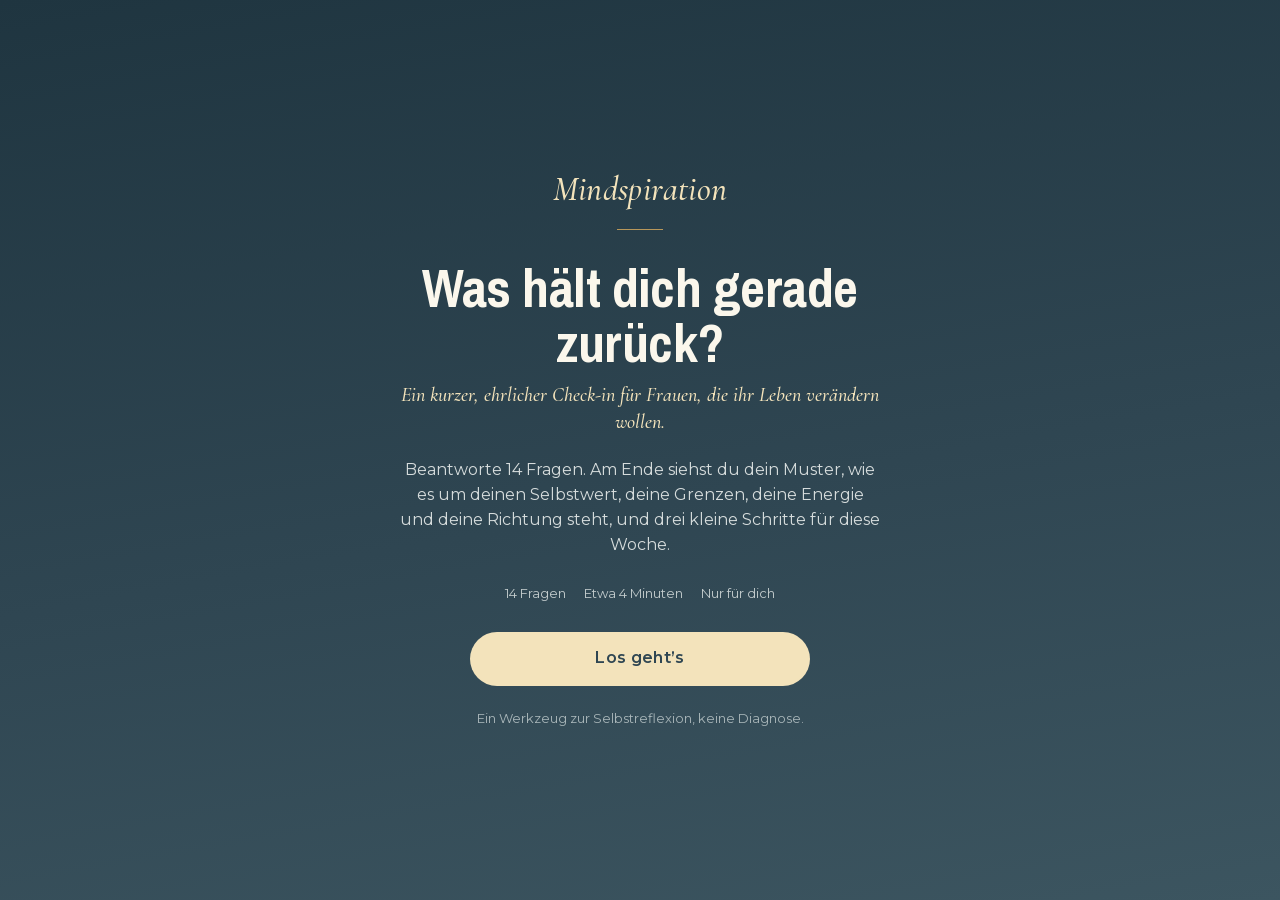
<file: index.html>
<!DOCTYPE html>
<html lang="de">
<head>
<meta charset="utf-8">
<meta name="viewport" content="width=device-width, initial-scale=1, viewport-fit=cover">
<title>Mindspiration</title>
<meta name="theme-color" content="#2f4652">
<meta name="robots" content="noindex">
<link rel="stylesheet" href="/assets/fonts/fonts.css">
<style>
:root{
  /* Mindspiration palette, taken from her Advent calendar */
  --bg:#eeede7; --surface:#f9f8f4; --ink:#4a4436; --muted:#6f6753; --rule:#dbd4c2;
  --gold:#b8975a; --gold-lt:#f3e3bb; --night:#2f4652; --night-ink:#fbf7ec; --night-muted:#d6dcdc; --night-rule:#4a5f69; --sand:#f3ecda; --rust:#9c3f3a; --err:#9c3f3a; --tanne:#3f5c4a;
  --serif:"Archivo Narrow", "Arial Narrow", Arial, sans-serif;
  --accent:"Cormorant Garamond", Georgia, serif;
  --sans:"Montserrat", "Helvetica Neue", Arial, sans-serif;
  color-scheme: light;
  box-sizing:border-box; padding-top:env(safe-area-inset-top,0px); padding-bottom:env(safe-area-inset-bottom,0px);
}
*,*::before,*::after{box-sizing:inherit}
html{height:100%; scroll-padding-top:env(safe-area-inset-top,0px)}
body{margin:0; min-height:100%; background:var(--bg); color:var(--ink); font-family:var(--sans); font-weight:400; font-size:16px; line-height:1.55; -webkit-font-smoothing:antialiased}
button,input,select{font:inherit; color:inherit}
:focus-visible{outline:2px solid var(--gold); outline-offset:3px}
.wrap{max-width:560px; margin:0 auto; padding:0 22px}

/* dark screens: intro, results hero, offers */
.dark{background:linear-gradient(170deg,#1f3540 0%,#2f4652 55%,#3c5560 100%); color:var(--night-ink)}
.intro{min-height:100vh; min-height:100dvh; display:flex; flex-direction:column}
.intro .wrap{flex:1; display:flex; flex-direction:column; justify-content:center; padding-top:28px; padding-bottom:36px}
.logo{width:min(250px,62vw); display:block; margin:0 auto 26px}
.wordmark{font-family:var(--accent); font-style:italic; font-weight:500; font-size:34px; letter-spacing:.01em; text-align:center; color:var(--gold-lt); margin:0 0 30px}
.wordmark::after{content:""; display:block; width:46px; height:1px; background:var(--gold); margin:12px auto 0}
.intro h1{font-family:var(--serif); font-weight:700; font-size:clamp(38px,10.5vw,54px); line-height:1.02; margin:0 0 12px; text-align:center; letter-spacing:-.01em}
.intro .sub{font-family:var(--accent); font-style:italic; font-weight:500; font-size:20px; line-height:1.35; color:var(--gold-lt); text-align:center; margin:0 auto 22px; max-width:24em}
.intro .lede{font-weight:400; font-size:16px; color:var(--night-muted); text-align:center; margin:0 auto 26px; max-width:30em}
.intro .meta{display:flex; justify-content:center; gap:18px; font-size:13px; color:#c3cccd; margin-bottom:28px; flex-wrap:wrap}
.intro .note{font-size:13px; font-weight:400; color:#a9b6b9; text-align:center; margin:22px auto 0; max-width:30em}
.intro .switch{text-align:center; margin-top:18px; font-size:14px}
.intro .switch a{color:var(--gold-lt)}

.btn{display:inline-flex; align-items:center; justify-content:center; min-height:54px; padding:0 30px; border-radius:30px; border:0; background:var(--gold-lt); color:#2f4652; font-weight:600; font-size:16px; letter-spacing:.02em; cursor:pointer; text-decoration:none; width:100%}
.btn:active{transform:translateY(1px)}
/* on light pages the main button is her petrol, on dark sections it stays light */
.q .btn,.gate .btn,.pdf .btn{background:var(--night); color:#fbf7ec}
.btn[disabled]{opacity:.4; cursor:not-allowed}
.btn.ghost{background:transparent; color:var(--ink); border:1px solid var(--rule)}
.dark .btn.ghost{color:var(--night-ink); border-color:var(--night-rule)}
.intro .btn{max-width:340px; margin:0 auto}

/* question screens */
.top{position:sticky; top:0; z-index:5; background:var(--bg); padding:14px 0 10px}
body::before{content:""; position:fixed; inset:0 0 auto; height:env(safe-area-inset-top,0px); z-index:10; background:var(--bg)}
.topbar{display:flex; align-items:center; justify-content:space-between; gap:12px; font-size:13px; color:var(--muted)}
.back{background:none; border:0; padding:8px 0; cursor:pointer; color:var(--muted)}
.track{height:3px; background:var(--rule); border-radius:2px; overflow:hidden; margin-top:10px}
.fill{height:100%; background:var(--gold); width:0; transition:width .35s ease}
.q{padding-top:26px; padding-bottom:40px}
.q .part{font-size:13px; color:var(--gold); margin:0 0 10px; font-weight:500}
.q h2{font-family:var(--serif); font-weight:700; font-size:clamp(28px,7.4vw,36px); line-height:1.12; margin:0 0 10px}
.q .hint{color:var(--muted); font-size:15px; margin:0 0 24px}
.opts{display:grid; gap:10px}
.opt{display:block; width:100%; text-align:left; background:var(--surface); border:1px solid var(--rule); border-radius:14px; padding:16px 18px; font-size:16px; line-height:1.45; cursor:pointer; transition:border-color .15s, background .15s}
@media (hover:hover){ .opt:hover{border-color:var(--gold)} }
.opt[aria-pressed="true"]{border-color:var(--gold); background:var(--sand); box-shadow:inset 3px 0 0 var(--gold)}
.scale{display:grid; grid-template-columns:repeat(5,1fr); gap:8px}
.scale .opt{text-align:center; padding:16px 0; font-family:var(--serif); font-size:22px; font-weight:600}
.scale.ten .opt{padding:13px 0; font-size:20px}
.ends{display:flex; justify-content:space-between; font-size:13px; color:var(--muted); margin-top:10px}
.grid{display:grid; gap:20px}
.grid-row .label{display:flex; justify-content:space-between; align-items:baseline; margin-bottom:8px}
.grid-row b{font-family:var(--serif); font-size:21px; font-weight:600}
.grid-row span{font-size:13px; color:var(--muted)}
.grid-row .scale .opt{padding:12px 0; font-size:19px}
.next{margin-top:28px}

/* gate */
.gate{padding-top:30px; padding-bottom:44px}
.gate .ready{font-size:13px; color:var(--gold); font-weight:500; margin:0 0 10px}
.gate h2{font-family:var(--serif); font-weight:700; font-size:clamp(32px,9vw,44px); line-height:1.08; margin:0 0 10px}
.gate .body{color:var(--muted); margin:0 0 26px}
.field{margin-bottom:16px}
.field label{display:block; font-size:14px; color:var(--muted); margin-bottom:6px}
.field label small{color:var(--gold)}
.field .in{display:flex; align-items:center; background:var(--surface); border:1px solid var(--rule); border-radius:14px; padding:0 16px; min-height:54px}
.field .in:focus-within{border-color:var(--gold)}
.field .in span{color:var(--muted); margin-right:4px}
.field input,.field select{flex:1; border:0; background:transparent; min-height:52px; font-size:17px; outline:none; min-width:0; color:var(--ink)}
.field .hint{font-size:13px; color:var(--muted); margin:6px 0 0}
.field.bad .in{border-color:var(--err)}
.field .err{font-size:13px; color:var(--err); margin:6px 0 0; display:none}
.field.bad .err{display:block}
.consent{font-size:13px; color:var(--muted); margin:6px 0 18px}
.check{display:flex; gap:12px; align-items:flex-start; font-size:13px; line-height:1.5; color:var(--muted); margin:6px 0 6px; cursor:pointer}
.check input{flex:none; width:22px; height:22px; margin:1px 0 0; accent-color:var(--tanne)}
.check a{color:var(--ink)}
.check-err{font-size:13px; color:var(--err); margin:0 0 0 34px; display:none}
.check-wrap.bad .check-err{display:block}
.check-wrap{margin-bottom:20px}
.gate .note{font-size:13px; color:var(--muted); text-align:center; margin:14px 0 0}

/* results */
.res-hero{padding:44px 0 40px}
.res-hero .k{color:var(--gold-lt); font-size:14px; margin:0 0 10px}
.res-hero h1{font-family:var(--serif); font-weight:700; font-size:clamp(40px,11vw,58px); line-height:1; margin:0 0 14px}
.res-hero .tag{font-family:var(--accent); font-style:italic; font-weight:500; font-size:21px; line-height:1.35; color:var(--gold-lt); margin:0 0 18px}
.res-hero p{font-weight:400; color:#e3e8e6; margin:0 0 12px}
.res-hero .foot{border-top:1px solid var(--night-rule); margin-top:22px; padding-top:18px}
.res-hero .foot b{display:block; color:var(--gold-lt); font-weight:500; font-size:14px; margin-bottom:4px}
.res-hero .hello{font-size:14px; color:#c3cccd; margin:0 0 6px}
section.block{padding:38px 0 6px}
section.block h3{font-family:var(--serif); font-weight:700; font-size:28px; line-height:1.15; margin:0 0 6px}
section.block .lead{color:var(--muted); margin:0 0 22px}
.video{position:relative; padding-top:56.25%; border-radius:14px; overflow:hidden; background:#000}
.video iframe{position:absolute; inset:0; width:100%; height:100%; border:0}
.meter{margin-bottom:20px}
.meter .row{display:flex; justify-content:space-between; align-items:baseline; margin-bottom:7px}
.meter .row b{font-family:var(--serif); font-size:20px; font-weight:600}
.meter .row span{font-size:14px; color:var(--muted)}
.bar{height:10px; background:var(--sand); border-radius:6px; overflow:hidden}
.bar i{display:block; height:100%; background:var(--gold); border-radius:6px; width:0; transition:width .9s cubic-bezier(.2,.7,.2,1)}
.bar.low i{background:var(--rust)}
.meter p{margin:7px 0 0; font-size:15px; color:var(--muted)}
.actions{list-style:none; padding:0; margin:0; counter-reset:a}
.actions li{counter-increment:a; position:relative; padding:20px 0 20px 46px; border-top:1px solid var(--rule)}
.actions li:last-child{border-bottom:1px solid var(--rule)}
.actions li::before{content:counter(a); position:absolute; left:0; top:17px; font-family:var(--accent); font-style:italic; font-size:32px; line-height:1; color:var(--gold)}
.actions .why{display:block; font-size:13px; color:var(--gold); margin-bottom:4px; font-weight:500}
.actions .do{font-family:var(--sans); font-size:16px; font-weight:500; line-height:1.35}
.quote{font-family:var(--accent); font-style:italic; font-weight:500; color:var(--tanne); font-size:21px; line-height:1.4; border-left:3px solid var(--gold); padding:4px 0 4px 18px; margin:30px 0 0}
.pdf{background:var(--sand); border-radius:14px; padding:20px; margin-top:6px}
.pdf b{font-family:var(--serif); font-size:22px; font-weight:600; display:block}
.pdf p{margin:4px 0 14px; color:var(--muted); font-size:15px}
.care{background:var(--sand); border-radius:14px; padding:18px 20px; font-size:15px; color:var(--muted); margin:30px 0 0}
.cta{margin-top:42px; padding:40px 0 48px}
.cta h3{font-family:var(--serif); font-weight:700; font-size:32px; line-height:1.1; margin:0 0 12px}
.cta p{font-weight:400; color:var(--night-muted); margin:0 0 24px}
.cta .step{border-top:1px solid var(--night-rule); padding:20px 0}
.cta .step b{font-family:var(--accent); font-style:italic; font-size:25px; font-weight:500; color:var(--gold-lt); display:block}
.cta .step span{display:block; font-weight:400; font-size:15px; color:var(--night-muted); margin:4px 0 14px}
.cta .code{display:inline-block; font-family:var(--serif); font-size:22px; letter-spacing:.08em; color:var(--gold-lt); border:1px dashed var(--night-rule); padding:6px 14px; border-radius:8px; margin-bottom:14px}
.tools{display:grid; gap:10px; margin-top:26px}
.toast{position:fixed; left:50%; bottom:calc(24px + env(safe-area-inset-bottom,0px)); transform:translateX(-50%); background:var(--ink); color:var(--bg); padding:10px 18px; border-radius:20px; font-size:14px; opacity:0; transition:opacity .2s; pointer-events:none; z-index:20}
.toast.on{opacity:1}
@media (prefers-reduced-motion: reduce){ .fill,.bar i{transition:none} }
</style>
</head>
<body>
<main id="app"></main>
<div class="toast" id="toast" role="status" aria-live="polite"></div>
<script src="config.js"></script>
<script>
/* =====================================================================
   ENGINE. Reads window.ICA. Do not put coach content in here.
   ===================================================================== */
const C = window.ICA;
/* Interface text. English defaults; a coach overrides any of them in config.js under `ui`. */
const U = Object.assign({
  questions:"questions", privateNote:"Private to you", start:"Start", resume:"Pick up where you left off", restart:"Start over",
  back:"\u2190 Back", of:"of", next:"Continue", almost:"Almost there", allAnswered:"All {n} answered", optional:"optional", choose:"Choose one",
  errEmail:"That email doesn\u2019t look right.", errTel:"Add your number with the country code.", errRequired:"This one is needed.", wait:"One moment",
  hello:"{name}, here\u2019s what your answers show.", overall:"Overall", whyPattern:"Your pattern: {name}", whyLowest:"Your biggest leverage point: {label}",
  whyKeep:"Keep {label} strong", whyNext:"Next: {label}", copy:"Copy my results", retake:"Retake", copied:"Results copied", copyFail:"Copy not available here",
  copyText:"My {title} result: {name}.", copySteps:"This week:"
}, C.ui || {});
const T = (k, v) => String(U[k]).replace(/\{(\w+)\}/g, (_, x) => (v && v[x] != null) ? v[x] : "");
const app = document.getElementById("app");
const esc = s => String(s ?? "").replace(/[&<>"]/g, c => ({"&":"&amp;","<":"&lt;",">":"&gt;",'"':"&quot;"}[c]));
const LEAD_KEY = `ica-lead-${C.coach.slug}`;

/* ---------- routing: #assessment-id ---------- */
/* Which assessment: /scorecard or /heart-over-head (clean links), or #scorecard as a fallback. Anything else = default. */
function currentId(){
  const path = location.pathname.replace(/^\/+|\/+$/g, "").split("/")[0];
  const h = location.hash.replace("#","").trim();
  if (C.assessments[path]) return path;
  if (C.assessments[h]) return h;
  return C.defaultAssessment;
}
let A, KEY, state;
function load(){
  A = C.assessments[currentId()];
  KEY = `ica-${C.coach.slug}-${A.id}-v1`;
  state = { step:-1, answers:{}, submitted:false, branch:null };
  try { const s = JSON.parse(localStorage.getItem(KEY) || "null"); if (s && s.answers) state = s; } catch(e){}
  document.title = `${A.title} | ${C.coach.name}`;
}
const save = () => { try { localStorage.setItem(KEY, JSON.stringify(state)); } catch(e){} };
const lead = () => { try { return JSON.parse(localStorage.getItem(LEAD_KEY) || "null") || {}; } catch(e){ return {}; } };
const saveLead = l => { try { localStorage.setItem(LEAD_KEY, JSON.stringify(l)); } catch(e){} };
window.addEventListener("hashchange", () => { load(); render(); });

/* Visible questions: a question with `branch` only shows when the person's branch pick matches. Each keeps its original index (q.i) for answers. */
const Q = () => A.questions.map((q,i) => Object.assign({ i }, q)).filter(q => !q.branch || q.branch === state.branch);
const N = () => Q().length;           // steps: -1 intro, 0..N-1 questions, N gate, N+1 results
const countEstimate = () => { const first = A.questions.find(q => q.type === "branch"); const b = state.branch || (first && first.opts[0][1]); return A.questions.filter(q => !q.branch || q.branch === b).length; };

function render(){
  window.scrollTo(0,0);
  if (state.step < 0) return renderIntro();
  if (state.step < N()) return renderQuestion();
  if (state.step === N()) return renderGate();
  renderResults();
}

/* ---------- intro ---------- */
function logoHtml(){
  return C.coach.logo
    ? `<img class="logo" src="${esc(C.coach.logo)}" alt="${esc(C.coach.name)}" onerror="this.outerHTML='<p class=wordmark>${esc(C.coach.name)}</p>'">`
    : `<p class="wordmark">${esc(C.coach.name)}</p>`;
}
function renderIntro(){
  const resume = Object.keys(state.answers).length > 0 && !state.submitted;
  const others = C.linkBetweenAssessments ? Object.values(C.assessments).filter(x => x.id !== A.id) : [];
  app.innerHTML = `
  <div class="intro dark"><div class="wrap">
    ${logoHtml()}
    <h1>${esc(A.title)}</h1>
    <p class="sub">${esc(A.subtitle)}</p>
    <p class="lede">${esc(A.lede)}</p>
    <div class="meta"><span>${countEstimate()} ${esc(U.questions)}</span><span>${esc(A.minutes)}</span><span>${esc(U.privateNote)}</span></div>
    <button class="btn" id="start">${esc(resume ? U.resume : U.start)}</button>
    ${resume ? `<button class="btn ghost" id="restart" style="max-width:340px;margin:10px auto 0">${esc(U.restart)}</button>` : ""}
    <p class="note">${esc(A.privacy)}</p>
    ${others.length ? `<p class="switch">${others.map(o => `<a href="/${o.id}">Or take ${esc(o.title)}</a>`).join(" ")}</p>` : ""}
  </div></div>`;
  document.getElementById("start").onclick = () => { state.step = resume ? firstUnanswered() : 0; if(!resume){ state.answers={}; state.submitted=false; state.branch=null; } save(); render(); };
  const r = document.getElementById("restart");
  if (r) r.onclick = () => { state = { step:0, answers:{}, submitted:false, branch:null }; save(); render(); };
}
function firstUnanswered(){ for (let i=0;i<N();i++) if (!answered(i)) return i; return N(); }
function answered(i){
  const q = Q()[i], a = state.answers[q.i];
  if (q.type === "grid") return !!a && q.keys.every(k => a[k]);
  return a !== undefined;
}

/* ---------- questions ---------- */
function scaleHtml(q, cur, extra){
  const max = q.max || 5, vals = Array.from({length:max}, (_,k)=>k+1);
  return `<div class="scale ${max>5?"ten":""}" role="group" aria-label="1 ${esc(U.of)} ${max}">` +
    vals.map(v => `<button class="opt" ${extra||""} data-v="${v}" aria-pressed="${cur===v}">${v}</button>`).join("") + `</div>`;
}
function renderQuestion(){
  const i = state.step, q = Q()[i], a = state.answers[q.i], total = state.branch ? N() : countEstimate();
  let body = "";
  if (q.type === "scenario" || q.type === "branch"){
    body = `<p class="hint">${esc(q.hint || A.scenarioHint || "")}</p><div class="opts">` +
      q.opts.map((o,k) => `<button class="opt" data-v="${k}" aria-pressed="${a===k}">${esc(o[0])}</button>`).join("") + `</div>`;
  } else if (q.type === "scale"){
    const ends = q.ends || A.scaleEnds || ["Low","High"];
    body = `<p class="hint">${esc(q.hint || A.scaleHint || "")}</p>${scaleHtml(q, a)}<div class="ends"><span>${esc(ends[0])}</span><span>${esc(ends[1])}</span></div>`;
  } else {
    const cur = a || {};
    body = `<p class="hint">${esc(q.hint || "")}</p><div class="grid">` +
      q.keys.map(k => { const d = A.dimensions[k]; return `<div class="grid-row"><div class="label"><b>${esc(d.label)}</b><span>${esc(d.sub||"")}</span></div>${scaleHtml(q, cur[k], `data-key="${k}"`)}</div>`; }).join("") +
      `</div><div class="next"><button class="btn" id="finish" ${answered(i)?"":"disabled"}>${esc(q.button || U.next)}</button></div>`;
  }
  app.innerHTML = `
  <div class="top"><div class="wrap">
    <div class="topbar"><button class="back" id="back">${esc(U.back)}</button><span>${i+1} ${esc(U.of)} ${total}</span></div>
    <div class="track"><div class="fill" style="width:${Math.round(i/total*100)}%"></div></div>
  </div></div>
  <div class="wrap q"><p class="part">${esc(q.part||"")}</p><h2>${esc(q.q)}</h2>${body}</div>`;
  requestAnimationFrame(() => { const f = app.querySelector(".fill"); if (f) f.style.width = Math.round((i+1)/total*98) + "%"; });
  document.getElementById("back").onclick = () => { state.step = i-1; save(); render(); };
  app.querySelectorAll(".opt").forEach(b => b.onclick = () => {
    const v = Number(b.dataset.v);
    if (q.type === "grid"){
      state.answers[q.i] = Object.assign({}, state.answers[q.i], { [b.dataset.key]: v }); save();
      b.parentElement.querySelectorAll(".opt").forEach(x => x.setAttribute("aria-pressed", x===b));
      const f = document.getElementById("finish"); if (f) f.disabled = !answered(i);
      return;
    }
    state.answers[q.i] = v;
    if (q.type === "branch") state.branch = q.opts[v][1];
    save();
    b.parentElement.querySelectorAll(".opt").forEach(x => x.setAttribute("aria-pressed", x===b));
    setTimeout(() => { state.step = i+1; save(); render(); }, 220);
  });
  const fin = document.getElementById("finish");
  if (fin) fin.onclick = () => { if (answered(i)) { state.step = i+1; save(); render(); } };
}

/* ---------- scoring ---------- */
function score(){
  const sums = {}, picks = {};
  Object.keys(A.patterns).forEach(k => picks[k] = 0);
  Object.keys(A.dimensions).forEach(k => sums[k] = []);
  const push = (k, v, max) => { if (sums[k]) sums[k].push(Math.round((v-1)/(max-1)*100)); };
  Q().forEach(q => {
    const a = state.answers[q.i]; if (a === undefined) return;
    if (q.type === "scenario") picks[q.opts[a][1]]++;
    if (q.type === "scale"){ const max = q.max||5; push(q.key, a, max); if (q.also) push(q.also.key, q.also.reverse ? (max+1-a) : a, max); }
    if (q.type === "grid") Object.entries(a).forEach(([k,v]) => push(k, v, q.max||5));
  });
  const dims = {};
  Object.entries(sums).forEach(([k,arr]) => dims[k] = arr.length ? Math.round(arr.reduce((x,y)=>x+y,0)/arr.length) : null);
  const lowGroup = (A.groups.find(g => g.lowestFrom) || A.groups[0]).id;
  const order = A.lowestOrder || Object.keys(dims);
  const ranked = Object.entries(dims).filter(([k,v]) => A.dimensions[k].group === lowGroup && v !== null)
    .sort((a,b) => (a[1]-b[1]) || (order.indexOf(a[0]) - order.indexOf(b[0])));
  const groupVals = ranked.map(r => r[1]);
  const overall = A.overall && groupVals.length ? Math.round(groupVals.reduce((x,y)=>x+y,0)/groupVals.length) : null;
  const s = { dims, picks, overall, branch: state.branch, low: ranked[0] && ranked[0][0], next: ranked[1] && ranked[1][0] };
  if (typeof A.profile === "function") s.pattern = A.profile(s);
  else {
    s.pattern = A.patternOrder.reduce((best,k) => picks[k] > picks[best] ? k : best, A.patternOrder[0]);
    if (A.forcePattern && picks[A.forcePattern.key] >= A.forcePattern.min) s.pattern = A.forcePattern.key;
  }
  return s;
}
function level(v, g, d){
  const t = (d && d.thresholds) || g.thresholds || [65,40];
  const L = (d && d.labels) || g.labels;
  return v >= t[0] ? ["high", L.high] : v >= t[1] ? ["mid", L.mid] : ["low", L.low];
}
const pick = (v, s) => (v && typeof v === "object") ? (v[s.branch] || Object.values(v)[0]) : v;   // branch-keyed text
function actionsFor(s){
  const P = A.patterns[s.pattern], D = A.dimensions;
  const rule = (A.rules||[]).find(r => r.when(s));
  const dimAct = k => ({ why: T("whyLowest", { label: D[k].label }), action: pick(D[k].action, s) });
  const acts = [{ why: T("whyPattern", { name: P.name }), action:pick(P.action, s) }];
  if (rule) acts.push({ why:rule.why, action:rule.action });
  else if (s.low && D[s.low].action){
    const g = A.groups.find(x => x.lowestFrom) || A.groups[0], strong = s.dims[s.low] >= ((g.thresholds||[65,40])[0]);
    acts.push(Object.assign(dimAct(s.low), { why: strong ? T("whyKeep", { label: D[s.low].label }) : T("whyLowest", { label: D[s.low].label }) }));
  }
  const nextKey = (rule && rule.dim !== s.low) ? s.low : s.next;
  if (nextKey && D[nextKey].action){ const a = pick(D[nextKey].action, s); if (!acts.some(x => x.action === a)) acts.push({ why: T("whyNext", { label: D[nextKey].label }), action:a }); }
  return acts.filter(a => a.action).slice(0,3);
}
function readableAnswers(){
  return Q().map((q,i) => {
    const a = state.answers[q.i]; let out;
    if (q.type === "scenario" || q.type === "branch") out = a === undefined ? null : q.opts[a][0];
    else if (q.type === "scale") out = a ?? null;
    else { out = {}; Object.entries(a||{}).forEach(([k,v]) => out[A.dimensions[k].label] = v); }
    return { n:i+1, part:q.part||"", question:q.q, answer:out };
  });
}

/* ---------- gate ---------- */
function renderGate(){
  const G = C.gate, L = lead();
  app.innerHTML = `
  <div class="top"><div class="wrap"><div class="topbar"><button class="back" id="back">${esc(U.back)}</button><span>${esc(U.almost)}</span></div><div class="track"><div class="fill" style="width:98%"></div></div></div></div>
  <div class="wrap gate">
    <p class="ready">${esc(T("allAnswered", { n: N() }))}</p>
    <h2>${esc(G.heading)}</h2>
    <p class="body">${esc(G.body)}</p>
    <form id="gate" novalidate>
      ${G.fields.map(f => `
      <div class="field" data-key="${f.key}">
        <label for="f-${f.key}">${esc(f.label)} ${f.required ? "" : `<small>${esc(U.optional)}</small>`}</label>
        <div class="in">${f.prefix ? `<span>${esc(f.prefix)}</span>` : ""}${f.type === "select"
          ? `<select id="f-${f.key}" name="${f.key}"><option value="">${esc(U.choose)}</option>${(f.options||[]).map(o => `<option ${L[f.key]===o?"selected":""}>${esc(o)}</option>`).join("")}</select>`
          : `<input id="f-${f.key}" name="${f.key}" type="${f.type||"text"}" inputmode="${f.type==="tel"?"tel":f.type==="email"?"email":"text"}" autocomplete="${f.autocomplete||"on"}" value="${esc(L[f.key]||"")}" ${f.required?"required":""}>`}</div>
        ${f.hint ? `<p class="hint">${esc(f.hint)}</p>` : ""}
        <p class="err">${esc(f.type==="email" ? U.errEmail : f.type==="tel" ? U.errTel : U.errRequired)}</p>
      </div>`).join("")}
      ${G.consentCheckbox
        ? `<div class="check-wrap" id="cw"><label class="check"><input type="checkbox" id="consent"><span>${esc(G.consent).replace("{link}", `<a href="${esc(G.consentUrl)}" target="_blank" rel="noopener">${esc(G.consentLinkText||"")}</a>`)}</span></label><p class="check-err">${esc(G.consentError||"")}</p></div>`
        : `<p class="consent">${esc(G.consent)}</p>`}
      <button class="btn" type="submit" id="go">${esc(G.button)}</button>
    </form>
    <p class="note">${esc(G.note)}</p>
  </div>`;
  document.getElementById("back").onclick = () => { state.step = N()-1; save(); render(); };
  document.getElementById("gate").onsubmit = async e => {
    e.preventDefault();
    const data = {}; let ok = true;
    G.fields.forEach(f => {
      const el = document.getElementById("f-"+f.key), wrap = el.closest(".field");
      let v = el.value.trim(); if (f.key === "instagram") v = v.replace(/^@/,"");
      let bad = f.required && !v;
      if (v && f.type === "email" && !/^[^\s@]+@[^\s@]+\.[^\s@]+$/.test(v)) bad = true;
      if (v && f.type === "tel" && v.replace(/\D/g,"").length < 7) bad = true;
      wrap.classList.toggle("bad", bad); if (bad) ok = false; data[f.key] = v;
    });
    if (G.consentCheckbox){
      const c = document.getElementById("consent"), cw = document.getElementById("cw");
      cw.classList.toggle("bad", !c.checked); if (!c.checked) ok = false;
      data.consent = c.checked ? "ja" : ""; data.consent_text = G.consent.replace("{link}", G.consentLinkText || ""); data.consent_at = new Date().toISOString();
    }
    if (!ok) return;
    saveLead(data);
    const btn = document.getElementById("go"); btn.disabled = true; btn.textContent = U.wait;
    await submit(data);
    state.step = N()+1; save(); render();
  };
}

async function submit(data){
  const s = score();
  const payload = {
    coach: C.coach.slug, assessment: A.id, assessment_title: A.title,
    lead: data,
    pattern: s.pattern, pattern_label: A.patterns[s.pattern].name,
    scores: s.dims, picks: s.picks, lowest: s.low, overall: s.overall, branch: s.branch,
    answers: readableAnswers(),
    actions: actionsFor(s).map(a => a.action),
    meta: { ref: document.referrer || "", ua: navigator.userAgent, page: location.href }
  };
  try {
    const r = await fetch("/.netlify/functions/submit", { method:"POST", headers:{ "Content-Type":"application/json" }, body: JSON.stringify(payload) });
    if (!r.ok) throw new Error("submit " + r.status);
    state.submitted = true; state.pending = null;
  } catch(e) {
    // never block the person from their results; keep the payload and retry on the results screen
    state.pending = payload;
  }
  save();
}
async function retryPending(){
  if (!state.pending || state.submitted) return;
  try {
    const r = await fetch("/.netlify/functions/submit", { method:"POST", headers:{ "Content-Type":"application/json" }, body: JSON.stringify(state.pending) });
    if (r.ok){ state.submitted = true; state.pending = null; save(); }
  } catch(e){}
}

/* ---------- results ---------- */
/* Drive share link -> direct download. Any other URL or path passes through. Placeholders are hidden. */
function fileUrl(u){
  if (!u || /^PASTE_/.test(u)) return "";
  const m = u.match(/drive\.google\.com\/(?:file\/d\/|open\?id=|uc\?.*id=)([\w-]{20,})/);
  return m ? `https://drive.google.com/uc?export=download&id=${m[1]}` : u;
}
function embed(url){
  if (!url) return "";
  let m;
  if ((m = url.match(/(?:youtu\.be\/|youtube\.com\/(?:watch\?v=|shorts\/|embed\/))([\w-]{6,})/))) return `https://www.youtube.com/embed/${m[1]}?rel=0`;
  if ((m = url.match(/vimeo\.com\/(?:video\/)?(\d+)/))) return `https://player.vimeo.com/video/${m[1]}`;
  return url;
}
function renderResults(){
  retryPending();
  const s = score(), P = A.patterns[s.pattern], R = A.results, D = A.dimensions, L = lead();
  const acts = actionsFor(s);
  const groupsHtml = A.groups.map(g => {
    const keys = Object.keys(D).filter(k => D[k].group === g.id && s.dims[k] !== null);
    const leadTxt = g.leadLowest && s.low ? esc(g.leadLowest).replace("{low}", `<b>${esc(C.lang === "de" ? D[s.low].label : D[s.low].label.toLowerCase())}</b>`) : esc(g.lead||"");
    return `<section class="block"><h3>${esc(g.title)}</h3><p class="lead">${leadTxt}</p>` +
      keys.map(k => { const v = s.dims[k], [lvl, lab] = level(v, g, D[k]); const isLow = g.lowIsBad !== false && lvl === "low"; const note = D[k].notes ? D[k].notes[lvl] : "";
        return `<div class="meter"><div class="row"><b>${esc(D[k].label)}</b><span>${esc(lab)}</span></div><div class="bar ${isLow?"low":""}"><i data-w="${Math.max(v,4)}"></i></div>${note?`<p>${esc(note)}</p>`:""}</div>`; }).join("") +
      `</section>`;
  }).join("");
  const offers = C.offers.items.filter(o => o.enabled && o.url && (!o.when || o.when(L, s)));
  const others = C.linkBetweenAssessments ? Object.values(C.assessments).filter(x => x.id !== A.id) : [];
  const video = embed(P.video);
  app.innerHTML = `
  <div class="res-hero dark"><div class="wrap">
    ${L.name ? `<p class="hello">${esc(T("hello", { name: L.name }))}</p>` : ""}
    <p class="k">${esc(A.patternKicker)}${s.overall !== null ? ` · ${esc(R.overallLabel || U.overall)} ${s.overall}/100` : ""}</p>
    <h1>${esc(P.name)}</h1>
    <p class="tag">${esc(P.tag)}</p>
    <p>${esc(P.body)}</p>
    <div class="foot"><b>${esc(P.footLabel)}</b>${esc(P.foot)}</div>
  </div></div>
  <div class="wrap">
    ${video ? `<section class="block"><h3>${esc(R.videoTitle)}</h3><div class="video"><iframe src="${esc(video)}" allow="autoplay; fullscreen; picture-in-picture" allowfullscreen title="${esc(P.name)}"></iframe></div></section>` : ""}
    <section class="block">
      <h3>${esc(R.actionsTitle)}</h3><p class="lead">${esc(R.actionsLead)}</p>
      <ol class="actions">${acts.map(a => `<li><span class="why">${esc(a.why)}</span><span class="do">${esc(a.action)}</span></li>`).join("")}</ol>
      ${R.note ? `<p class="quote">${esc(R.note)}</p>` : ""}
    </section>
    ${groupsHtml}
    ${fileUrl(P.pdf) ? `<section class="block"><div class="pdf"><b>${esc(R.pdfTitle)}</b><p>${esc(R.pdfBody)}</p><a class="btn" href="${esc(fileUrl(P.pdf))}" target="_blank" rel="noopener">${esc(R.pdfButton)}</a></div></section>` : ""}
    <p class="care">${esc(R.care)}</p>
  </div>
  <div class="cta dark"><div class="wrap">
    <h3>${esc(C.offers.heading)}</h3>
    <p>${esc(C.coach.programLine)}</p>
    ${offers.map(o => `<div class="step"><b>${esc(o.title)}</b><span>${esc(o.body)}</span>${o.code ? `<div class="code">${esc(o.code)}</div><br>` : ""}<a class="btn" href="${esc(o.url)}" target="_blank" rel="noopener">${esc(o.button)}</a></div>`).join("")}
    <div class="tools">
      ${others.map(o => `<a class="btn ghost" href="/${o.id}">Take ${esc(o.title)}</a>`).join("")}
      <button class="btn ghost" id="copy">${esc(U.copy)}</button>
      <button class="btn ghost" id="again">${esc(U.retake)}</button>
    </div>
  </div></div>`;
  requestAnimationFrame(() => setTimeout(() => app.querySelectorAll(".bar i").forEach(i => i.style.width = i.dataset.w + "%"), 60));
  document.getElementById("again").onclick = () => { state = { step:0, answers:{}, submitted:false, branch:null }; save(); render(); };
  document.getElementById("copy").onclick = async () => {
    const bars = Object.keys(D).filter(k => s.dims[k] !== null).map(k => `${D[k].label} ${s.dims[k]}/100`).join(", ");
    const text = `${T("copyText", { title: A.title, name: P.name })} ${bars}.\n\n${U.copySteps}\n` + acts.map((a,k) => `${k+1}. ${a.action}`).join("\n");
    try { await navigator.clipboard.writeText(text); toast(U.copied); }
    catch(e){ const t = document.createElement("textarea"); t.value = text; document.body.appendChild(t); t.select(); try { document.execCommand("copy"); toast(U.copied); } catch(_){ toast(U.copyFail); } t.remove(); }
  };
}
function toast(m){ const t = document.getElementById("toast"); t.textContent = m; t.classList.add("on"); setTimeout(() => t.classList.remove("on"), 1800); }

if (C.lang) document.documentElement.lang = C.lang;
load(); render();
</script>
</body>
</html>
</file>
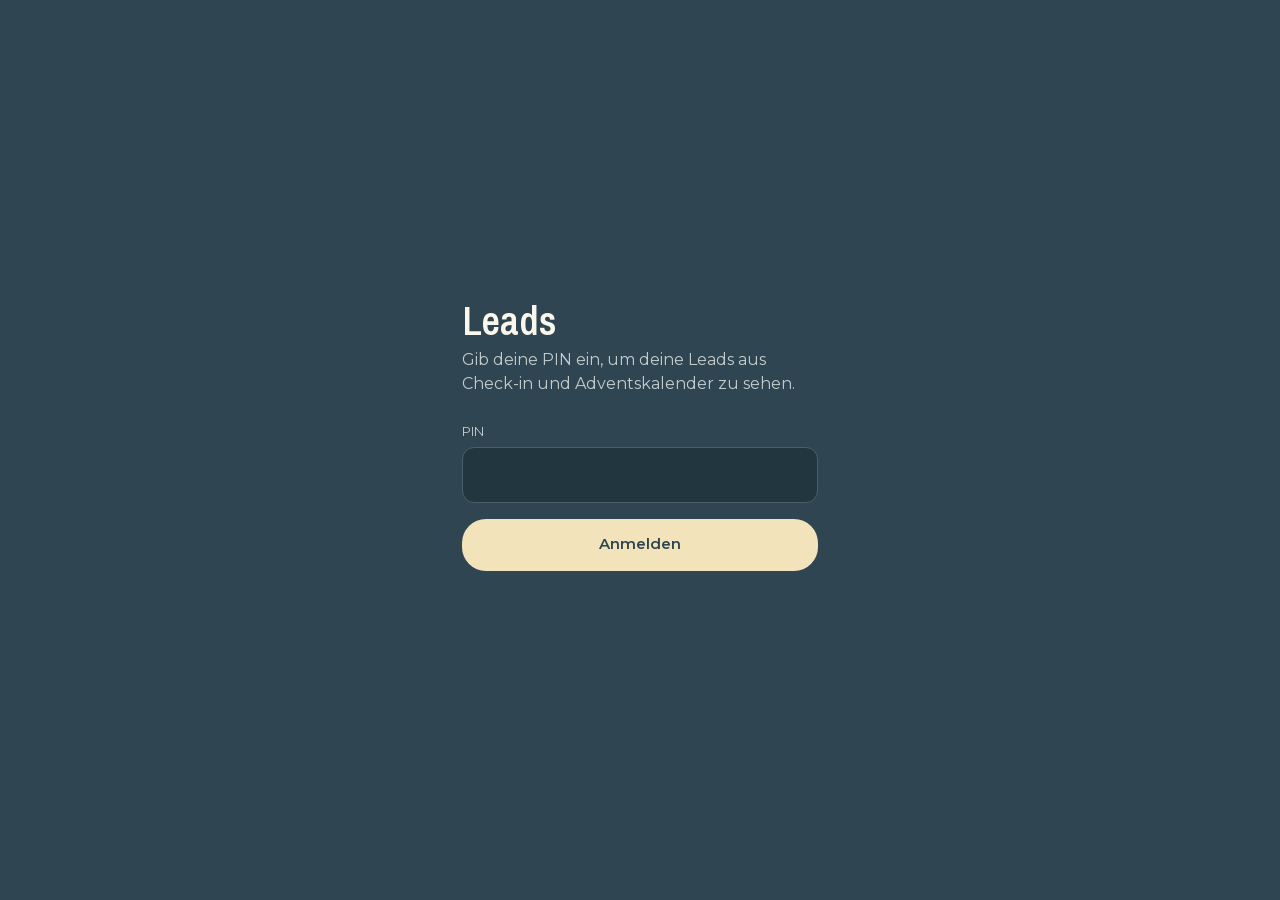
<file: admin/index.html>
<!DOCTYPE html>
<html lang="de">
<head>
<meta charset="utf-8">
<meta name="viewport" content="width=device-width, initial-scale=1, viewport-fit=cover">
<meta name="robots" content="noindex, nofollow">
<title>Leads | Mindspiration</title>
<link rel="stylesheet" href="/assets/fonts/fonts.css">
<style>
:root{
  --bg:#eeede7; --surface:#f9f8f4; --ink:#4a4436; --muted:#6f6753; --rule:#dbd4c2; --gold:#b8975a; --gold-lt:#f3e3bb; --night:#2f4652; --night-ink:#fbf7ec; --sand:#f3ecda; --rust:#9c3f3a; --err:#9c3f3a; --ok:#3f5c4a;
  --serif:"Archivo Narrow", "Arial Narrow", Arial, sans-serif; --sans:"Montserrat", "Helvetica Neue", Arial, sans-serif;
  color-scheme: light; box-sizing:border-box; padding-top:env(safe-area-inset-top,0px); padding-bottom:env(safe-area-inset-bottom,0px);
}
*,*::before,*::after{box-sizing:inherit}
html{height:100%} body{margin:0; min-height:100%; background:var(--bg); color:var(--ink); font-family:var(--sans); font-size:16px; line-height:1.5; -webkit-font-smoothing:antialiased}
button,input,select{font:inherit; color:inherit}
:focus-visible{outline:2px solid var(--gold); outline-offset:2px}
.wrap{max-width:760px; margin:0 auto; padding:0 18px}
h1,h2,h3{font-family:var(--serif); font-weight:600; margin:0}
.btn{display:inline-flex; align-items:center; justify-content:center; min-height:46px; padding:0 20px; border-radius:24px; border:0; background:var(--gold-lt); color:#2f4652; font-weight:600; font-size:15px; cursor:pointer; text-decoration:none; white-space:nowrap}
.btn.ghost{background:transparent; color:var(--ink); border:1px solid var(--rule)}
.btn.sm{min-height:38px; padding:0 14px; font-size:14px}
.btn[disabled]{opacity:.4; cursor:not-allowed}

/* login */
.login{min-height:100vh; min-height:100dvh; background:var(--night); color:var(--night-ink); display:flex; align-items:center}
.login .card{width:100%; max-width:400px; margin:0 auto; padding:0 22px}
.login h1{font-size:40px; font-weight:500; line-height:1.05; margin-bottom:6px}
.login p{color:#c3cccd; margin:0 0 26px; font-weight:300}
.login label{display:block; font-size:13px; color:#c3cccd; margin:0 0 6px}
.login input{width:100%; background:#22363f; border:1px solid #4a5f69; border-radius:12px; color:var(--night-ink); padding:14px 16px; font-size:17px; margin-bottom:16px; outline:none}
.login input:focus{border-color:var(--gold-lt)}
.login .btn{width:100%; min-height:52px}
.login .err{color:#E07A6A; font-size:14px; min-height:20px; margin:10px 0 0}

/* app */
.bar{position:sticky; top:0; z-index:5; background:var(--night); color:var(--night-ink); padding:14px 0}
body::before{content:""; position:fixed; inset:0 0 auto; height:env(safe-area-inset-top,0px); z-index:10; background:var(--night)}
.bar .wrap{display:flex; align-items:center; justify-content:space-between; gap:12px}
.bar h1{font-size:24px; font-weight:500}
.bar small{display:block; font-size:12px; color:#c3cccd; font-family:var(--sans)}
.bar .btn.ghost{color:var(--night-ink); border-color:#3A342B}
.stats{display:grid; grid-template-columns:repeat(3,1fr); gap:10px; margin:18px 0}
.stat{background:var(--surface); border:1px solid var(--rule); border-radius:14px; padding:14px 16px}
.stat b{font-family:var(--serif); font-size:34px; font-weight:600; line-height:1; display:block}
.stat span{font-size:13px; color:var(--muted)}
.controls{display:grid; grid-template-columns:1fr; gap:8px; margin-bottom:14px}
@media (min-width:600px){ .controls{grid-template-columns:1.4fr 1fr 1fr auto} }
.controls input,.controls select{width:100%; background:var(--surface); border:1px solid var(--rule); border-radius:12px; padding:11px 14px; outline:none; min-height:46px}
.controls input:focus,.controls select:focus{border-color:var(--gold)}
.list{display:grid; gap:8px; padding-bottom:40px}
.lead{display:block; width:100%; text-align:left; background:var(--surface); border:1px solid var(--rule); border-radius:14px; padding:14px 16px; cursor:pointer}
.lead:hover{border-color:var(--gold)}
.lead .top{display:flex; justify-content:space-between; align-items:baseline; gap:10px}
.lead b{font-family:var(--serif); font-size:21px; font-weight:600}
.lead time{font-size:13px; color:var(--muted); white-space:nowrap}
.lead .sub{display:flex; gap:8px; flex-wrap:wrap; margin-top:6px; font-size:13px; color:var(--muted)}
.chip{display:inline-block; background:var(--sand); border-radius:20px; padding:2px 10px; font-size:12px; color:var(--ink)}
.chip.gold{background:var(--ok); color:#fff}
.chip.new{background:var(--rust); color:#fff}
.empty{text-align:center; color:var(--muted); padding:50px 0}

/* detail */
.sheet{position:fixed; inset:0; background:rgba(0,0,0,.45); z-index:20; display:none}
.sheet.on{display:block}
.panel{position:absolute; right:0; top:0; bottom:0; width:100%; max-width:560px; background:var(--bg); overflow:auto; padding:0 0 40px}
.panel .head{position:sticky; top:0; background:var(--night); color:var(--night-ink); padding:16px 20px; display:flex; justify-content:space-between; align-items:flex-start; gap:12px}
.panel .head h2{font-size:30px; font-weight:500; line-height:1.05}
.panel .head p{margin:4px 0 0; color:#c3cccd; font-size:14px}
.panel .x{background:none; border:0; color:var(--night-ink); font-size:28px; line-height:1; cursor:pointer; padding:0 4px}
.panel section{padding:20px 20px 0}
.panel h3{font-size:22px; margin-bottom:10px}
.kv{display:grid; grid-template-columns:120px 1fr; gap:6px 12px; font-size:15px}
.kv span{color:var(--muted)}
.kv a{color:var(--ink)}
.acts{display:flex; gap:8px; flex-wrap:wrap; margin-top:14px}
.meter{margin-bottom:12px}
.meter .row{display:flex; justify-content:space-between; font-size:15px; margin-bottom:4px}
.meter .row b{font-family:var(--serif); font-size:18px}
.track{height:8px; background:var(--sand); border-radius:5px; overflow:hidden}
.track i{display:block; height:100%; background:var(--gold); border-radius:5px}
.track.low i{background:var(--rust)}
.ans{border-top:1px solid var(--rule); padding:12px 0}
.ans:last-child{border-bottom:1px solid var(--rule)}
.ans .q{font-size:14px; color:var(--muted); margin:0 0 3px}
.ans .q em{font-style:normal; color:var(--gold); font-weight:500}
.ans .a{font-family:var(--serif); font-size:19px; margin:0}
.ans .a small{font-family:var(--sans); font-size:14px; color:var(--muted)}
.todo{list-style:none; padding:0; margin:0}
.todo li{padding:8px 0; border-top:1px solid var(--rule); font-size:15px}
.toast{position:fixed; left:50%; bottom:24px; transform:translateX(-50%); background:var(--ink); color:var(--bg); padding:10px 18px; border-radius:20px; font-size:14px; opacity:0; transition:opacity .2s; pointer-events:none; z-index:30}
.toast.on{opacity:1}
.hint{font-size:13px;color:var(--rust);align-self:center}
.sys{display:flex; flex-wrap:wrap; gap:8px; align-items:center; font-size:14px; color:var(--muted); margin:0 0 4px}
.sys span{margin-right:4px}
.sys-note{font-size:12px; color:var(--muted); margin:0 0 14px}
.los{border:1px solid var(--rule); border-radius:12px; padding:14px 16px; margin:0 0 16px}
.los h2{font-size:22px; margin:0 0 4px}
.los p{margin:4px 0}
.los .gew{margin:10px 0; padding-left:20px}
.los .gew li{margin:6px 0}
.los .gew .btn{margin-left:6px}
</style>
</head>
<body>
<main id="app"></main>
<div class="sheet" id="sheet"><div class="panel" id="panel"></div></div>
<div class="toast" id="toast" role="status"></div>
<script src="/config.js"></script>
<script>
const ICA = window.ICA || {}; const AS = ICA.assessments || {};
/* readable names for score keys and extra fields */
const dimLabel = k => { for (const a of Object.values(AS)) if (a.dimensions && a.dimensions[k]) return a.dimensions[k].label; return k; };
const EXTRA = { teilnahme_at:"Teilnahme am", consent:"Einwilligung", consent_text:"Einwilligungstext", consent_at:"Eingewilligt am", kontakt:"Kontakt erlaubt", kontakt_text:"Einwilligungstext", kontakt_at:"Kontakt erlaubt am", zugang_at:"Angemeldet am" };
const isCal = l => l.assessment_id === "adventskalender";
const isLos = l => l.assessment_id === "verlosung";
const isQuiz = l => !isCal(l) && !isLos(l);
/* ---------- Verlosung Klarheits-Call ----------
   Teilnahme bis 26.12.2026, 23:59 Uhr deutscher Zeit (= 22:59:59 UTC). Ziehung ab 27.12.
   KLARHEIT_LINK: Link zur Google-Kalender-Buchungsseite „Klarheits-Call“ HIER EINTRAGEN, sobald er angelegt ist. */
const LOS_SCHLUSS = "2026-12-26T22:59:59.999Z";
const LOS_START = "2026-12-23T23:00:00.000Z";   /* 24.12.2026, 0 Uhr deutscher Zeit: frühere Einträge sind Tests und zählen nicht */
const KLARHEIT_LINK = "https://calendar.google.com/calendar/appointments/schedules/AcZssZ1HVXoO6KH3YlWdXwazow2OzwMR6DZAFqvMJOWrDVbxZQRkj7qc6ILvHEm8ZyKL-Kp8v7et-9J8";
const LOS_KEY = () => `ica-admin-verlosung-${(session && session.coach) || "site"}`;
function losTeilnehmerinnen(){
  const byMail = new Map();
  [...data.leads].filter(l => isLos(l) && l.email && l.created_at >= LOS_START && l.created_at <= LOS_SCHLUSS)
    .sort((a,b) => String(a.created_at).localeCompare(String(b.created_at)))
    .forEach(l => { const k = l.email.trim().toLowerCase(); if (!byMail.has(k)) byMail.set(k, l); });
  return [...byMail.values()];
}
function gewinnMail(l){
  const link = KLARHEIT_LINK || "[Link zum Klarheits-Call folgt]";
  return { subject: "Du hast gewonnen: dein Klarheits-Call mit mir 🤍",
    body: `Hey meine Liebe,\n\nich habe heute die Gewinnerinnen gezogen und du bist dabei! Herzlichen Glückwunsch, ich freue mich so auf unser Gespräch.\n\nIn deinem Klarheits-Call nehmen wir uns 45 Minuten nur für dich. Wir schauen gemeinsam, wo du gerade stehst, was dich noch zurückhält und was dein erster Schritt ins neue Jahr ist.\n\nBuch dir hier deinen Termin für den Januar. Die Buchungsseite heißt „Dein Call mit Yassi“:\n${link}\n\nDu musst dafür nichts vorbereiten. Komm einfach so, wie du bist.\n\nFühl dich gedrückt,\nYassi von Mindspiration` };
}
const mailtoGewinn = l => { const m = gewinnMail(l); return `mailto:${encodeURIComponent(l.email)}?subject=${encodeURIComponent(m.subject)}&body=${encodeURIComponent(m.body)}`; };
function losZiehen(n){
  const t = losTeilnehmerinnen(), pool = t.slice(), gew = [];
  while (gew.length < n && pool.length){ const r = new Uint32Array(1); crypto.getRandomValues(r); gew.push(pool.splice(r[0] % pool.length, 1)[0]); }
  return gew.map(l => l.id);
}
function renderLos(){
  const box = document.getElementById("los"); if (!box) return;
  const t = losTeilnehmerinnen();
  if (!t.length && !data.leads.some(isLos)){ box.hidden = true; return; }
  box.hidden = false;
  let gezogen = []; try { gezogen = JSON.parse(localStorage.getItem(LOS_KEY()) || "[]"); } catch(e){}
  const gew = gezogen.map(id => data.leads.find(l => l.id === id)).filter(Boolean);
  const vorbei = new Date().toISOString() > LOS_SCHLUSS;
  box.innerHTML = `<h2>Verlosung Klarheits-Call</h2>
    <p>${t.length} ${t.length === 1 ? "Teilnehmerin" : "Teilnehmerinnen"} bis 26.12., 23:59 Uhr. ${vorbei ? "Die Teilnahme ist beendet." : "Die Teilnahme läuft noch."}</p>
    ${gew.length ? `<ol class="gew">${gew.map(l => `<li><b>${esc(l.name)}</b> · ${esc(l.email)} <a class="btn sm" href="${mailtoGewinn(l)}">Gewinn-Mail schreiben</a></li>`).join("")}</ol>` : ""}
    ${!KLARHEIT_LINK && gew.length ? `<p class="hint">Der Calendly-Link zum Klarheits-Call fehlt noch. In der Mail steht dann „[Link zum Klarheits-Call folgt]“.</p>` : ""}
    <div class="acts">${gew.length ? `<button class="btn ghost sm" id="losNeu">Neu ziehen</button>` : `<button class="btn sm" id="losZieh" ${t.length ? "" : "disabled"}>5 Gewinnerinnen ziehen</button>`}</div>
    ${!vorbei && !gew.length && t.length ? `<p class="sys-note">Zieh am besten erst am 27.12., damit alle Teilnahmen dabei sind.</p>` : ""}`;
  const z = document.getElementById("losZieh");
  if (z) z.onclick = () => { const ids = losZiehen(5); try { localStorage.setItem(LOS_KEY(), JSON.stringify(ids)); } catch(e){} renderLos(); toast(`${ids.length} ${ids.length === 1 ? "Gewinnerin" : "Gewinnerinnen"} gezogen`); };
  const nb = document.getElementById("losNeu");
  if (nb) nb.onclick = () => { if (nb.dataset.sicher !== "1"){ nb.dataset.sicher = "1"; nb.textContent = "Wirklich neu ziehen? Nochmal tippen"; return; } try { localStorage.removeItem(LOS_KEY()); } catch(e){} renderLos(); };
}
const kontaktChip = l => (l.lead_extra && l.lead_extra.kontakt === "ja") ? `<span class="chip gold">Kontakt erlaubt</span>` : `<span class="chip">Kein Kontakt</span>`;
const app = document.getElementById("app");
const esc = s => String(s ?? "").replace(/[&<>"]/g, c => ({"&":"&amp;","<":"&lt;",">":"&gt;",'"':"&quot;"}[c]));
const SESSION = "ica-admin-session";
let session = null, data = { coach:null, leads:[] }, view = { q:"", assessment:"", pattern:"" };
try { session = JSON.parse(sessionStorage.getItem(SESSION) || "null"); } catch(e){}
const seenKey = () => `ica-admin-seen-${(session && session.coach) || "site"}`;
const lastSeen = () => { try { return localStorage.getItem(seenKey()) || ""; } catch(e){ return ""; } };

function renderLogin(msg){
  app.innerHTML = `
  <div class="login"><form class="card" id="login">
    <h1>Leads</h1><p>Gib deine PIN ein, um deine Leads aus Check-in und Adventskalender zu sehen.</p>
    <label for="pin">PIN</label><input id="pin" type="password" inputmode="numeric" autocomplete="current-password">
    <button class="btn" type="submit" id="go">Anmelden</button>
    <p class="err" id="err">${esc(msg||"")}</p>
  </form></div>`;
  document.getElementById("login").onsubmit = async e => {
    e.preventDefault();
    const pin = document.getElementById("pin").value.trim();
    const b = document.getElementById("go"); b.disabled = true; b.textContent = "Wird geprüft";
    const r = await api({ pin });
    if (!r.ok){ b.disabled = false; b.textContent = "Anmelden"; document.getElementById("err").textContent = r.error; return; }
    session = { pin, coach: r.coach.slug }; sessionStorage.setItem(SESSION, JSON.stringify(session));
    data = r; renderApp();
  };
}

async function api(body){
  try {
    const r = await fetch("/.netlify/functions/leads", { method:"POST", headers:{ "Content-Type":"application/json" }, body: JSON.stringify(body) });
    const j = await r.json().catch(() => ({}));
    if (!r.ok) return { ok:false, error: j.error || `Anfrage fehlgeschlagen (${r.status})` };
    return Object.assign({ ok:true }, j);
  } catch(e){ return { ok:false, error:"Der Server ist gerade nicht erreichbar. Prüf deine Verbindung und versuch es noch einmal." }; }
}

const fmt = iso => { const d = new Date(iso); return d.toLocaleDateString("de-DE", { day:"numeric", month:"short" }) + " " + d.toLocaleTimeString("de-DE", { hour:"2-digit", minute:"2-digit" }); };
const wa = n => "https://wa.me/" + String(n||"").replace(/\D/g, "");
const filtered = () => data.leads.filter(l =>
  (!view.assessment || l.assessment_id === view.assessment) &&
  (!view.pattern || l.pattern_label === view.pattern) &&
  (!view.q || [l.name,l.whatsapp,l.email,l.instagram,l.pattern_label].join(" ").toLowerCase().includes(view.q.toLowerCase())));

function renderApp(){
  const seen = lastSeen();
  const week = Date.now() - 7*864e5;
  const newCount = data.leads.filter(l => l.created_at > seen).length;
  const assessments = [...new Set(data.leads.map(l => l.assessment_title || l.assessment_id))];
  const patterns = [...new Set(data.leads.map(l => l.pattern_label).filter(Boolean))].sort();
  app.innerHTML = `
  <div class="bar"><div class="wrap">
    <div><h1>${esc(data.coach.name)}</h1><small>Check-in und Adventskalender</small></div>
    <div style="display:flex;gap:8px"><button class="btn ghost sm" id="refresh">Aktualisieren</button><button class="btn ghost sm" id="out">Abmelden</button></div>
  </div></div>
  <div class="wrap">
    <div class="stats">
      <div class="stat"><b>${data.leads.length}</b><span>Leads gesamt</span></div>
      <div class="stat"><b>${data.leads.filter(l => new Date(l.created_at).getTime() > week).length}</b><span>Letzte 7 Tage</span></div>
      <div class="stat"><b>${newCount}</b><span>Neu seit letztem Besuch</span></div>
    </div>
    <div class="controls">
      <input id="q" placeholder="Name, Nummer oder E-Mail suchen" value="${esc(view.q)}">
      <select id="fa"><option value="">Alle Quellen</option>${assessments.map(a => { const id = (data.leads.find(l => (l.assessment_title||l.assessment_id)===a)||{}).assessment_id; return `<option value="${esc(id)}" ${view.assessment===id?"selected":""}>${esc(a)}</option>`; }).join("")}</select>
      <select id="fp"><option value="">Alle Muster</option>${patterns.map(p => `<option ${view.pattern===p?"selected":""}>${esc(p)}</option>`).join("")}</select>
      <button class="btn ghost" id="csv">CSV exportieren</button>
    </div>
    <div class="sys"><span>Für systeme.io exportieren:</span>${Object.entries(SYS_RANGES).map(([k,v]) => `<button class="btn ghost sm" data-sys="${k}">${v}</button>`).join("")}</div>
    <p class="sys-note">Alle Kontakte mit E-Mail-Adresse. Die Spalte „Kontakt erlaubt“ zeigt dir, wer zugestimmt hat. Deine Filter oben gelten auch hier.</p>
    <div class="los" id="los" hidden></div>
    <div class="list" id="list"></div>
  </div>`;
  renderList(seen);
  renderLos();
  document.getElementById("q").oninput = e => { view.q = e.target.value; renderList(seen); };
  document.getElementById("fa").onchange = e => { view.assessment = e.target.value; renderList(seen); };
  document.getElementById("fp").onchange = e => { view.pattern = e.target.value; renderList(seen); };
  document.getElementById("csv").onclick = exportCsv;
  document.querySelectorAll("[data-sys]").forEach(b => b.onclick = () => exportSys(b.dataset.sys));
  document.getElementById("out").onclick = () => { sessionStorage.removeItem(SESSION); session = null; renderLogin(); };
  document.getElementById("refresh").onclick = async () => { const r = await api(session); if (r.ok){ data = r; renderApp(); toast("Aktualisiert"); } else toast(r.error); };
  // mark everything as seen once the list has rendered
  if (data.leads.length) try { localStorage.setItem(seenKey(), data.leads[0].created_at); } catch(e){}
}

function renderList(seen){
  const rows = filtered();
  const el = document.getElementById("list");
  if (!rows.length){ el.innerHTML = `<p class="empty">${data.leads.length ? "Keine Leads für diesen Filter." : "Noch keine Leads. Teile den Link zum Check-in oder zum Adventskalender, dann erscheinen sie hier."}</p>`; return; }
  el.innerHTML = rows.map(l => `
    <button class="lead" data-id="${l.id}">
      <div class="top"><b>${esc(l.name)}</b><time>${fmt(l.created_at)}</time></div>
      <div class="sub">
        ${l.created_at > seen ? `<span class="chip new">Neu</span>` : ""}
        ${isCal(l) ? kontaktChip(l) : isLos(l) ? `<span class="chip gold">Verlosung</span>` : `<span class="chip gold">${esc(l.pattern_label||l.pattern)}</span>`}
        <span class="chip">${esc(l.assessment_title||l.assessment_id)}</span>
        ${typeof l.overall === "number" ? `<span>Gesamt ${l.overall}</span>` : ""}
        ${l.lowest ? `<span>Mehr Aufmerksamkeit: ${esc(dimLabel(l.lowest))}</span>` : ""}
        ${l.lead_extra && l.lead_extra.revenue ? `<span>${esc(l.lead_extra.revenue)}</span>` : ""}
      </div>
    </button>`).join("");
  el.querySelectorAll(".lead").forEach(b => b.onclick = () => openLead(b.dataset.id));
}

function openLead(id){
  const l = data.leads.find(x => x.id === id); if (!l) return;
  const scores = Object.entries(l.scores||{});
  const answers = (l.answers||[]).map(a => {
    let v = a.answer;
    if (v && typeof v === "object") v = Object.entries(v).map(([k,n]) => `${k} <small>${n}</small>`).join(" \u00b7 ");
    else if (typeof v === "number") v = `${v}`;
    else v = esc(v ?? "");
    return `<div class="ans"><p class="q"><em>${a.n}</em> ${esc(a.question)}</p><p class="a">${v}</p></div>`;
  }).join("");
  document.getElementById("panel").innerHTML = `
    <div class="head"><div><h2>${esc(l.name)}</h2><p>${[l.pattern_label||l.pattern, l.assessment_title||l.assessment_id, fmt(l.created_at)].filter(Boolean).map(esc).join(" \u00b7 ")}</p></div><button class="x" id="close" aria-label="Schließen">\u00d7</button></div>
    <section>
      <div class="kv">
        ${l.email ? `<span>E-Mail</span><a href="mailto:${esc(l.email)}">${esc(l.email)}</a>` : ""}
        ${l.whatsapp ? `<span>WhatsApp</span><a href="${wa(l.whatsapp)}" target="_blank" rel="noopener">${esc(l.whatsapp)}</a>` : ""}
        ${l.instagram ? `<span>Instagram</span><a href="https://instagram.com/${esc(l.instagram)}" target="_blank" rel="noopener">@${esc(l.instagram)}</a>` : ""}
        ${Object.entries(l.lead_extra||{}).filter(([k,v]) => k !== "consent_text" && k !== "kontakt_text" && v !== "").map(([k,v]) => `<span>${esc(EXTRA[k] || k.replace(/_/g," "))}</span><span>${esc(/_at$/.test(k) ? fmt(v) : v)}</span>`).join("")}
        ${l.branch ? `<span>Pfad</span><span>${esc(l.branch)}</span>` : ""}
        ${typeof l.overall === "number" ? `<span>Gesamt</span><span>${l.overall}/100</span>` : ""}
        ${l.meta && l.meta.ref ? `<span>Kam von</span><span>${esc(l.meta.ref)}</span>` : ""}
      </div>
      <div class="acts">
        ${l.email && isCal(l) ? (l.lead_extra && l.lead_extra.kontakt === "ja" ? `<a class="btn sm" href="mailto:${esc(l.email)}?subject=${encodeURIComponent("Dein Adventskalender")}&body=${encodeURIComponent(`Hallo ${l.name},\n\nschön, dass du beim Adventskalender dabei bist. \n\nLiebe Grüße`)}">E-Mail schreiben</a>` : `<span class="hint">Keine Kontakt-Einwilligung. Bitte nicht per E-Mail anschreiben.</span>`) : ""}
        ${l.email && isLos(l) ? `<a class="btn sm" href="${mailtoGewinn(l)}">Gewinn-Mail schreiben</a>` : ""}
        ${l.email && isQuiz(l) ? (() => { const m = followUpMail(l); return `<a class="btn sm" href="mailto:${esc(l.email)}?subject=${encodeURIComponent(m.subject)}&body=${encodeURIComponent(m.body)}">E-Mail schreiben</a><button class="btn ghost sm" id="copymail">Mail-Text kopieren</button>`; })() : ""}
        ${l.whatsapp ? `<a class="btn ${l.email?"ghost ":""}sm" href="${wa(l.whatsapp)}?text=${encodeURIComponent(`Hallo ${l.name}, danke, dass du den Check-in gemacht hast. Dein Ergebnis war ${l.pattern_label||""}. Wie geht es dir damit?`)}" target="_blank" rel="noopener">WhatsApp schreiben</a>` : ""}
        <button class="btn ghost sm" id="copylead">Zusammenfassung kopieren</button>
        ${l.email ? `<button class="btn ghost sm" id="syslead">Für systeme.io exportieren</button>` : ""}
      </div>
    </section>
    ${scores.length ? `<section><h3>Bereiche</h3>${scores.map(([k,v]) => `<div class="meter"><div class="row"><b>${esc(dimLabel(k))}</b><span>${v}/100</span></div><div class="track ${v<40?"low":""}"><i style="width:${Math.max(v,3)}%"></i></div></div>`).join("")}</section>` : ""}
    ${(l.actions||[]).length ? `<section><h3>Ihre drei Schritte für die Woche</h3><ol class="todo">${l.actions.map(a => `<li>${esc(a)}</li>`).join("")}</ol></section>` : ""}
    ${(l.answers||[]).length ? `<section><h3>Alle Antworten</h3>${answers}</section>` : ""}`;
  const sheet = document.getElementById("sheet"); sheet.classList.add("on");
  document.getElementById("close").onclick = () => sheet.classList.remove("on");
  sheet.onclick = e => { if (e.target === sheet) sheet.classList.remove("on"); };
  const sl = document.getElementById("syslead");
  if (sl) sl.onclick = () => {
    const { rows } = sysRows([l]);
    const nm = String(l.name || "kontakt").trim().toLowerCase().replace(/[^a-z0-9äöüß]+/g, "-").replace(/^-+|-+$/g, "");
    download(sysCsv(rows), `${data.coach.slug}-systeme-io-${nm || "kontakt"}-${new Date().toISOString().slice(0,10)}.csv`, false);
    toast("1 Kontakt exportiert");
  };
  const cm = document.getElementById("copymail");
  if (cm) cm.onclick = async () => {
    const m = followUpMail(l);
    try { await navigator.clipboard.writeText(`Betreff: ${m.subject}\n\n${m.body}`); toast("Mail-Text kopiert"); } catch(e){ toast("Kopieren ist hier nicht möglich"); }
  };
  document.getElementById("copylead").onclick = async () => {
    const t = `${l.name}${l.email?" \u00b7 "+l.email:""}${l.whatsapp?" \u00b7 "+l.whatsapp:""}${l.instagram?" \u00b7 @"+l.instagram:""}\n${l.assessment_title||l.assessment_id}: ${l.pattern_label||l.pattern}\n` +
      scores.map(([k,v]) => `${dimLabel(k)} ${v}/100`).join(", ") + `\nMehr Aufmerksamkeit: ${dimLabel(l.lowest||"")}\n${fmt(l.created_at)}`;
    try { await navigator.clipboard.writeText(t); toast("Kopiert"); } catch(e){ toast("Kopieren ist hier nicht möglich"); }
  };
}

/* Warm follow-up email for a Check-in lead, built from ICA.followUp in config.js.
   Falls back to a short neutral text if config.js has no followUp block yet. */
function followUpMail(l){
  const F = ICA.followUp;
  const first = String(l.name || "").trim().split(/\s+/)[0] || "";
  if (!F) return { subject: "Dein Ergebnis: " + (l.pattern_label || ""), body: `Hallo ${first},\n\ndanke, dass du dir die Zeit für den Check-in genommen hast. Dein Ergebnis war ${l.pattern_label || ""}. Ich würde gern kurz hören, wie es dir damit geht.\n\nLiebe Grüße` };
  let link = F.callUrl || "";
  try { const u = new URL(link); u.searchParams.set("utm_source", "check-in"); u.searchParams.set("utm_medium", "email"); u.searchParams.set("utm_content", String(l.pattern_label || l.pattern || "").toLowerCase().replace(/ä/g, "ae").replace(/ö/g, "oe").replace(/ü/g, "ue").replace(/ß/g, "ss").replace(/\s+/g, "-")); link = u.toString(); } catch(e){}
  const sc = l.scores || {}, low = l.lowest, lowV = sc[low], from = F.strongFrom ?? 70;
  const best = Object.entries(sc).filter(([k,v]) => typeof v === "number" && k !== low && v >= from).sort((a,b) => b[1] - a[1])[0];
  const vars = { name: first, pattern: l.pattern_label || "", low: low ? dimLabel(low) : "", strong: best ? dimLabel(best[0]) : "", link };
  const fill = t => String(t || "").replace(/\{(\w+)\}/g, (_, k) => vars[k] ?? "");
  const allStrong = typeof lowV === "number" && lowV >= from;
  /* order: greeting, her pattern, her weakest area, her strongest area, Yassi's story,
     the change for her pattern, 1:1 offer, Wegweiser-Call, closing, signature */
  const blocks = [
    F.greeting, F.thanks,
    (F.patterns || {})[l.pattern],
    low ? (allStrong ? F.allStrong : (F.areas || {})[low]) : "",
    (!allStrong && best) ? F.strong : "",
    F.story, (F.goals || {})[l.pattern],
    F.offer, link ? F.call : "", F.closing, F.signature
  ];
  return { subject: fill((F.subjects || {})[l.pattern] || F.subject), body: blocks.map(fill).filter(t => t && t.trim()).join("\n\n") };
}

function exportCsv(){
  const rows = filtered(); if (!rows.length) return toast("Nichts zu exportieren");
  const dims = [...new Set(rows.flatMap(l => Object.keys(l.scores||{})))];
  const maxQ = Math.max(...rows.map(l => (l.answers||[]).length));
  const extras = [...new Set(rows.flatMap(l => Object.keys(l.lead_extra||{})))];
  const head = ["Datum","Check-in","Name","WhatsApp","E-Mail","Instagram",...extras.map(k => EXTRA[k] || k),"Pfad","Muster","Gesamt","Mehr Aufmerksamkeit",...dims.map(dimLabel), ...Array.from({length:maxQ},(_,i)=>`q${i+1}`)];
  const cell = v => `"${String(v ?? "").replace(/"/g,'""')}"`;
  const lines = [head.map(cell).join(",")].concat(rows.map(l => {
    const ans = (l.answers||[]).map(a => a.answer && typeof a.answer === "object" ? Object.entries(a.answer).map(([k,n])=>`${k}=${n}`).join("; ") : a.answer);
    return [l.created_at, l.assessment_title||l.assessment_id, l.name, l.whatsapp, l.email, l.instagram, ...extras.map(k => (l.lead_extra||{})[k] ?? ""), l.branch, isCal(l) ? "Adventskalender" : (l.pattern_label||l.pattern), l.overall, dimLabel(l.lowest||""), ...dims.map(d => (l.scores||{})[d] ?? ""), ...ans].map(cell).join(",");
  }));
  download(lines.join("\n"), `${data.coach.slug}-leads-${new Date().toISOString().slice(0,10)}.csv`, true);
}
/* bom:true for Excel (umlauts show correctly), false for systeme.io (plain UTF-8, as its help pages ask) */
function download(text, name, bom){
  const blob = new Blob([(bom ? "\ufeff" : "") + text], { type:"text/csv;charset=utf-8" });
  const a = document.createElement("a"); a.href = URL.createObjectURL(blob); a.download = name; document.body.appendChild(a); a.click(); a.remove();
  setTimeout(() => URL.revokeObjectURL(a.href), 2000);
}

/* ---------- systeme.io export ----------
   systeme.io imports CSV only (UTF-8, comma, email required).
   Every lead with an email goes in (Yassi's decision, 20.11.2026). The column
   "Kontakt erlaubt" says ja/nein: Check-in = consent box ticked,
   Adventskalender = "Kontakt erlaubt" ticked. "ja" wins if she agreed anywhere.
   One row per email address: a woman who did both is merged, newest data first. */
const SYS_RANGES = { heute:"Heute", woche:"Letzte 7 Tage", monat:"Letzte 30 Tage" };
const hasConsent = l => isCal(l) ? !!(l.lead_extra && l.lead_extra.kontakt === "ja") : !!(l.lead_extra && l.lead_extra.consent === "ja");
function sinceFor(range){
  if (range === "heute"){ const d = new Date(); d.setHours(0,0,0,0); return d.getTime(); }
  return Date.now() - (range === "woche" ? 7 : 30) * 864e5;
}
function sysRows(leads){
  const byMail = new Map(); let skipped = 0;
  [...leads].sort((a,b) => String(b.created_at).localeCompare(String(a.created_at))).forEach(l => {
    if (!l.email) { skipped++; return; }
    const key = l.email.trim().toLowerCase(), src = isCal(l) ? "Adventskalender" : isLos(l) ? "Verlosung" : "Check-in", ex = byMail.get(key);
    if (ex){
      if (!ex.sources.includes(src)) ex.sources.push(src);
      if (!ex.quiz && isQuiz(l)) ex.quiz = l;
      if (!ex.phone && l.whatsapp) ex.phone = l.whatsapp;
      if (hasConsent(l)) ex.ok = true;
      return;
    }
    byMail.set(key, { lead:l, email:key, sources:[src], quiz: isQuiz(l) ? l : null, phone: l.whatsapp || "", ok: hasConsent(l) });
  });
  return { rows:[...byMail.values()], skipped };
}
function sysPhone(p){
  const raw = String(p || "").trim(); if (!raw) return "";
  const digits = raw.replace(/\D/g, "");
  return raw.startsWith("+") ? "+" + digits : raw.startsWith("00") ? "+" + digits.slice(2) : digits;
}
function sysCsv(rows){
  const head = ["Email","First name","Phone number","Quelle","Muster","Mehr Aufmerksamkeit","Selbstwert","Grenzen","Energie","Richtung","Kontakt erlaubt","Eingetragen am"];
  const cell = v => `"${String(v ?? "").replace(/"/g,'""')}"`;
  const lines = [head.map(cell).join(",")].concat(rows.map(r => {
    const q = r.quiz || {}, sc = q.scores || {};
    return [r.email, String(r.lead.name || "").trim(), sysPhone(r.phone), r.sources.join(" + "), q.pattern_label || "", q.lowest ? dimLabel(q.lowest) : "",
      sc.selbstwert ?? "", sc.grenzen ?? "", sc.energie ?? "", sc.richtung ?? "", r.ok ? "ja" : "nein", String(r.lead.created_at || "").slice(0,10)].map(cell).join(",");
  }));
  return lines.join("\r\n") + "\r\n";
}
function exportSys(range){
  const since = sinceFor(range);
  const inRange = filtered().filter(l => new Date(l.created_at).getTime() >= since);
  if (!inRange.length) return toast(`Keine Leads: ${SYS_RANGES[range]}`);
  const { rows, skipped } = sysRows(inRange);
  const left = skipped ? `, ${skipped} ohne E-Mail-Adresse ausgelassen` : "";
  if (!rows.length) return toast(`Keine Kontakte mit E-Mail-Adresse${left}`, 3500);
  download(sysCsv(rows), `${data.coach.slug}-systeme-io-${range}-${new Date().toISOString().slice(0,10)}.csv`, false);
  toast(`${rows.length} ${rows.length === 1 ? "Kontakt" : "Kontakte"} exportiert${left}`, 3500);
}
function toast(m, ms){ const t = document.getElementById("toast"); t.textContent = m; t.classList.add("on"); clearTimeout(toast.t); toast.t = setTimeout(() => t.classList.remove("on"), ms || 1800); }

(async () => {
  if (session){ const r = await api(session); if (r.ok){ data = r; return renderApp(); } session = null; sessionStorage.removeItem(SESSION); }
  renderLogin();
})();
</script>
</body>
</html>
</file>
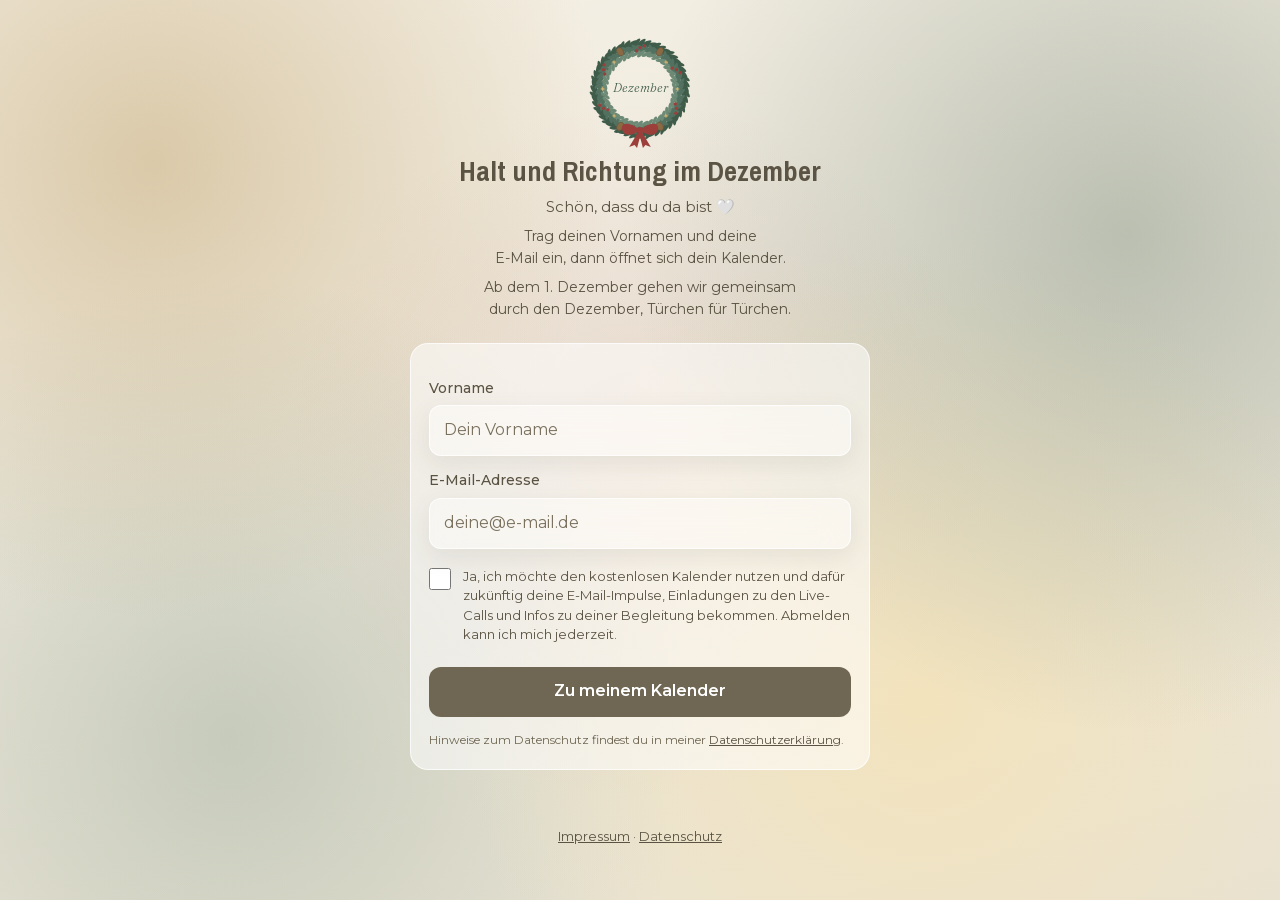
<file: adventskalender/index.html>
<!doctype html>
<html lang="de">
<head>
<meta charset="utf-8">
<base href="/adventskalender/">
<meta name="viewport" content="width=device-width, initial-scale=1, viewport-fit=cover">
<title>Halt und Richtung im Dezember</title>
<meta name="description" content="Dein Online-Adventskalender von Yassi (Mindspiration): jeden Tag ein kleiner Schritt für dich, damit du nicht allein durch den Dezember gehst.">
<meta name="theme-color" content="#eeede7">
<meta property="og:type" content="website">
<meta property="og:locale" content="de_DE">
<meta property="og:title" content="Halt und Richtung im Dezember">
<meta property="og:description" content="Dein Online-Adventskalender von Yassi (Mindspiration): jeden Tag ein kleiner Schritt für dich, damit du nicht allein durch den Dezember gehst.">
<meta property="og:image" content="https://interactive-leads.netlify.app/adventskalender/teilen.jpg">
<meta property="og:image:width" content="1200">
<meta property="og:image:height" content="630">
<meta property="og:image:alt" content="Halt und Richtung im Dezember: Dein Online-Adventskalender mit Yassi von Mindspiration">
<meta name="twitter:card" content="summary_large_image">
<meta name="apple-mobile-web-app-title" content="Dezember">
<link rel="apple-touch-icon" href="icon-180.png">
<link rel="icon" type="image/png" href="icon-180.png">
<link rel="manifest" href="manifest.webmanifest">
<link rel="stylesheet" href="fonts/fonts.css">
<style>
/* Layout: ein Adventskalender in Creme. Oben der Kranz, darunter das eigene Sternbild und das Türchen-Raster; jedes Türchen öffnet ein ruhiges Blatt. */
:root {
  --creme: #eeede7; --papier: #f9f8f4; --taupe: #8d846f; --sand: #dbd4c2; --tinte: #5b5444; --knopf: #6f6753;
  --tanne: #3f5c4a; --tanne-hell: #6d8a76; --beere: #9c3f3a; --gold: #b8975a; --licht: #f3e3bb; --petrol: #344d59;
  --display: 'Archivo Narrow', 'Arial Narrow', sans-serif;
  --zahl: 'Fraunces', Georgia, serif;
  --satz: 'Cormorant Garamond', Georgia, serif;
  --text: 'Montserrat', 'Helvetica Neue', Arial, sans-serif;
  color-scheme: light;
}
[hidden] { display: none !important; }
html, body { min-height: 100%; }
body { background: var(--creme); color: var(--tinte); font-family: var(--text); font-size: 16px; line-height: 1.55; }
button, input, textarea { font: inherit; color: inherit; }
button { cursor: pointer; }
:focus-visible { outline: 2px solid var(--tinte); outline-offset: 2px; }
.seite { max-width: 620px; margin-inline: auto; padding-left: max(16px, env(safe-area-inset-left, 0px)); padding-right: max(16px, env(safe-area-inset-right, 0px)); padding-block: 24px 40px; display: flex; flex-direction: column; gap: 22px; }
.hero { display: flex; flex-direction: column; align-items: center; gap: 12px; text-align: center; }
.hero .kranz { width: min(58vw, 230px); display: block; }
h1 { margin: 0; font-family: var(--display); font-weight: 700; font-size: clamp(30px, 8vw, 40px); line-height: 1.1; text-wrap: balance; }
.unter { margin: 0; font-size: 15px; max-width: 34ch; }
.countdown { margin: 0; text-align: center; font-family: var(--display); font-weight: 600; font-size: 15px; letter-spacing: .08em; color: var(--tanne); }
.countdown:empty { display: none; }
.tuer.zu { cursor: default; }
.tuer.zu svg.kranz { opacity: .55; }
.zu-hinweis { position: fixed; left: 50%; top: calc(env(safe-area-inset-top, 0px) + 16px); transform: translateX(-50%); background: var(--tinte); color: #fff; padding: 10px 16px; border-radius: 999px; font-size: 14px; z-index: 50; max-width: calc(100vw - 32px); text-align: center; }
.fuss a { color: inherit; }
.entwurf { margin: 0; font-size: 13px; text-align: center; background: var(--papier); border: 1px dashed var(--taupe); border-radius: 6px; padding: 8px 12px; }
.block-titel { margin: 0; font-family: var(--display); font-weight: 600; font-size: 13px; letter-spacing: .18em; text-transform: uppercase; }
.himmel { display: flex; flex-direction: column; gap: 10px; }
.himmel-text { font-size: 14px; }
.himmel-bild svg { display: block; width: 100%; height: auto; background: var(--papier); border: 1px solid var(--sand); border-radius: 6px; }
.himmel-bild { width: 100%; max-width: 280px; align-self: center; }
.himmel-name { font-family: var(--satz); font-style: italic; font-weight: 500; font-size: 20px; color: var(--tanne); text-align: center; }
.textknopf { appearance: none; background: none; border: 0; padding: 4px; font-size: 13px; text-decoration: underline; text-underline-offset: 3px; align-self: flex-start; }
.raster { display: grid; grid-template-columns: repeat(4, minmax(0, 1fr)); gap: 8px; perspective: 900px; }
@media (min-width: 560px) { .raster { grid-template-columns: repeat(6, minmax(0, 1fr)); } }
.fach { background: var(--licht); border-radius: 5px; aspect-ratio: 3 / 4; min-width: 0; }
.tuer { appearance: none; position: relative; width: 100%; height: 100%; padding: 0; background: var(--papier); border: 1px solid var(--gold); border-radius: 5px; display: flex; align-items: center; justify-content: center; overflow: hidden; transform-origin: left center; transition: transform .45s cubic-bezier(.45,.05,.3,1), background-color .3s; }
.tuer.auf { transform: rotateY(-75deg); }
.tuer svg.kranz { position: absolute; left: 6%; top: 50%; width: 88%; height: auto; transform: translateY(-50%); }
.tuer.fest { background: #fbf4df; border-width: 2px; }
.tuer.geoeffnet { background: #f3f0e6; }
.tuer .haken { position: absolute; top: 5px; right: 6px; width: 11px; height: 11px; color: var(--gold); }
.weiter { background: var(--papier); border-left: 3px solid var(--gold); padding: 12px 14px; font-size: 15px; }
.fuss { margin: 0; text-align: center; font-size: 13px; }

/* Das Blatt hinter dem Türchen */
#blatt { position: fixed; inset: 0; z-index: 20; background: var(--creme); overflow-y: auto; -webkit-overflow-scrolling: touch; padding-top: env(safe-area-inset-top, 0px); }
.blatt-innen { max-width: 520px; margin-inline: auto; padding-left: max(18px, env(safe-area-inset-left, 0px)); padding-right: max(18px, env(safe-area-inset-right, 0px)); padding-block: 14px 110px; display: flex; flex-direction: column; gap: 18px; animation: auf .45s ease both; }
@keyframes auf { from { opacity: 0; transform: translateY(8px); } to { opacity: 1; transform: none; } }
.blatt-kopf { display: flex; align-items: center; justify-content: space-between; gap: 12px; }
.blatt-kopf .kranz { width: 74px; height: 74px; flex: none; }
#zu { appearance: none; background: none; border: 0; padding: 10px 0 10px 10px; font-size: 14px; text-decoration: underline; text-underline-offset: 3px; }
h2 { margin: 0; font-family: var(--display); font-weight: 700; font-size: clamp(28px, 8vw, 36px); line-height: 1.12; text-wrap: balance; }
h3 { margin: 0; font-weight: 600; font-size: 15px; }
p { margin: 0; }
.spalte { display: flex; flex-direction: column; gap: 12px; min-width: 0; }
.knopf { appearance: none; width: 100%; min-height: 50px; padding: 10px 16px; border: 0; border-radius: 6px; background: var(--knopf); color: #fff; font-weight: 600; }
.knopf:disabled { background: var(--sand); color: var(--tinte); cursor: default; }
.knopf.hell { background: var(--papier); color: var(--tinte); border: 1px solid var(--sand); font-weight: 500; }
.chips { display: flex; flex-wrap: wrap; gap: 8px; }
.chip { appearance: none; border: 1px solid var(--sand); background: var(--papier); border-radius: 20px; padding: 8px 14px; font-size: 14px; }
.chip.an { background: var(--tanne); border-color: var(--tanne); color: #fff; }
.feld { width: 100%; box-sizing: border-box; padding: 12px 14px; border: 1px solid var(--sand); border-radius: 6px; background: var(--papier); font-size: 16px; }
.feld::placeholder { color: #7a725f; }
textarea.feld { resize: none; min-height: 120px; font-weight: 500; line-height: 26px; }
label { font-size: 14px; font-weight: 500; display: flex; flex-direction: column; gap: 6px; }
.platz { border: 1px dashed var(--taupe); border-radius: 6px; padding: 12px 14px; font-size: 14px; background: var(--papier); display: flex; gap: 10px; align-items: center; }
.platz svg { width: 22px; height: 22px; flex: none; color: var(--taupe); }
.satz { font-family: var(--satz); font-style: italic; font-weight: 500; font-size: 21px; line-height: 1.35; text-align: center; color: var(--tanne); text-wrap: balance; }
.karte { background: var(--papier); border: 1px solid var(--gold); border-radius: 8px; padding: 22px 18px; min-height: 120px; display: flex; align-items: center; justify-content: center; animation: auf .5s ease both; }
.bild { width: min(56vw, 210px); align-self: center; border-radius: 12px; display: block; box-shadow: 0 6px 18px rgba(52,77,89,.25); }
.hinweis { font-size: 13px; text-align: center; }
.einladung { background: var(--papier); border-left: 3px solid var(--gold); padding: 18px 18px; font-size: 15px; }
.einladung h3 { margin: 0; font-family: var(--satz); font-style: italic; font-weight: 500; font-size: 21px; color: var(--tanne); }
.ergebnis { background: var(--papier); border: 1px solid var(--gold); border-radius: 8px; padding: 18px; display: flex; flex-direction: column; gap: 12px; animation: auf .5s ease both; }
.ergebnis h3 { font-family: var(--satz); font-style: italic; font-weight: 500; font-size: 22px; color: var(--tanne); }
.ergebnis-zeile { display: flex; gap: 10px; align-items: flex-start; font-size: 15px; }
.ergebnis-zeile b { font-weight: 600; display: block; }
.ergebnis-zeile::before { content: '✦\FE0E'; color: var(--gold); flex: none; }
.schwer-leiste { position: fixed; left: 0; right: 0; bottom: 0; z-index: 25; background: var(--creme); border-top: 1px solid var(--sand); padding-block: 10px calc(10px + env(safe-area-inset-bottom, 0px)); padding-left: max(18px, env(safe-area-inset-left, 0px)); padding-right: max(18px, env(safe-area-inset-right, 0px)); display: flex; justify-content: center; }
#schwerKnopf { appearance: none; width: 100%; max-width: 484px; min-height: 46px; background: var(--papier); border: 1px solid var(--beere); color: var(--beere); border-radius: 6px; font-weight: 600; font-size: 15px; }
#schwer { position: fixed; inset: 0; z-index: 30; background: var(--creme); overflow-y: auto; padding-top: env(safe-area-inset-top, 0px); }
#staub { position: fixed; inset: 0; width: 100%; height: 100%; pointer-events: none; z-index: 40; }

/* Einzelne Türchen */
.atem-wrap { background: var(--papier); border: 1px solid var(--sand); border-radius: 8px; overflow: hidden; }
.atem-wrap canvas { display: block; width: 100%; height: 170px; }
.atem-wort { font-family: var(--satz); font-style: italic; font-weight: 500; font-size: 26px; text-align: center; color: var(--tanne); min-height: 40px; }
.wetter { display: grid; grid-template-columns: repeat(4, minmax(0, 1fr)); gap: 8px; }
.wetter button { appearance: none; background: var(--papier); border: 1px solid var(--sand); border-radius: 8px; padding: 12px 2px; font-size: 12px; font-weight: 500; display: flex; flex-direction: column; align-items: center; gap: 4px; }
.wetter button span { font-size: 30px; line-height: 1.1; }
.wetter button.an { border-color: var(--gold); background: var(--licht); }
.kartenstapel { align-self: center; width: 230px; height: 330px; perspective: 1000px; position: relative; }
.spielkarte { appearance: none; padding: 0; border: 0; background: none; position: absolute; inset: 0; width: 100%; height: 100%; transform-style: preserve-3d; transition: transform .7s cubic-bezier(.4,.1,.3,1); }
.spielkarte.um { transform: rotateY(180deg); }
.seite-k { position: absolute; inset: 0; border-radius: 14px; backface-visibility: hidden; -webkit-backface-visibility: hidden; display: flex; align-items: center; justify-content: center; padding: 24px; box-sizing: border-box; color: #fbf7ec; box-shadow: 0 8px 20px rgba(52,77,89,.25); }
.seite-k.ruecken { background: var(--tanne); }
.seite-k.front { transform: rotateY(180deg); flex-direction: column; gap: 16px; }
.seite-k::after { content: ''; position: absolute; inset: 9px; border: 1px solid rgba(243,227,187,.55); border-radius: 9px; pointer-events: none; }
.seite-k svg { width: 58px; height: 58px; color: var(--licht); flex: none; }
.seite-k p { font-family: var(--satz); font-style: italic; font-weight: 500; font-size: 19px; line-height: 1.32; text-align: center; text-wrap: balance; }
.keks { appearance: none; background: none; border: 0; padding: 0; align-self: center; width: 260px; height: 170px; position: relative; }
.keks-h { position: absolute; left: 0; right: 0; top: 0; text-align: center; font-size: 132px; line-height: 170px; font-family: 'Apple Color Emoji', 'Segoe UI Emoji', 'Noto Color Emoji', sans-serif; transition: transform .7s cubic-bezier(.4,.1,.3,1); }
.keks-h.l { clip-path: inset(0 50% 0 0); }
.keks-h.r { clip-path: inset(0 0 0 50%); }
.keks.auf .keks-h.l { transform: translate(-22px,6px) rotate(-14deg); }
.keks.auf .keks-h.r { transform: translate(22px,6px) rotate(14deg); }
.zettel-keks { position: relative; align-self: center; max-width: 330px; background: #fffdf6; border: 1px solid var(--sand); box-shadow: 0 2px 8px rgba(91,84,68,.18); padding: 12px 22px; font-family: var(--satz); font-style: italic; font-weight: 500; font-size: 19px; line-height: 1.35; color: var(--beere); text-align: center; animation: zettel .7s .25s cubic-bezier(.3,.7,.3,1) both; transform-origin: top center; }
@keyframes zettel { from { opacity: 0; transform: translateY(-46px) scaleY(.3); } to { opacity: 1; transform: none; } }
.rubbel { position: relative; height: 150px; border-radius: 8px; overflow: hidden; background: var(--papier); border: 1px solid var(--gold); display: flex; align-items: center; justify-content: center; padding: 14px; }
.rubbel canvas { position: absolute; inset: 0; width: 100%; height: 100%; touch-action: none; }
.wisch { touch-action: pan-y; user-select: none; -webkit-user-select: none; transition: transform .25s ease, opacity .25s ease; cursor: grab; }
.zwei { display: grid; grid-template-columns: 1fr 1fr; gap: 10px; }
.kugel-wrap { align-self: center; position: relative; width: 270px; }
.kugel { width: 270px; height: 270px; border-radius: 50%; overflow: hidden; background: radial-gradient(circle at 32% 26%, rgba(255,255,255,.95) 0 8%, rgba(255,255,255,.35) 18%, transparent 30%), radial-gradient(circle at 50% 55%, #f4f8f5, #dbe7e0 72%, #c3d4ca); border: 3px solid rgba(255,255,255,.9); box-shadow: inset 0 -14px 30px rgba(63,92,74,.18), inset 8px 8px 24px rgba(255,255,255,.7), 0 10px 24px rgba(91,84,68,.18); position: relative; box-sizing: border-box; z-index: 1; }
.kugel canvas { position: absolute; inset: 0; width: 100%; height: 100%; }
.kugel svg { position: absolute; left: 50%; bottom: 6px; width: 110px; transform: translateX(-50%); }
.kugel-satz { position: absolute; left: 12%; right: 12%; top: 10%; bottom: 24%; margin: 0; display: flex; align-items: center; justify-content: center; font-family: var(--satz); font-style: italic; font-weight: 500; font-size: 16px; line-height: 1.3; text-align: center; color: var(--tanne); text-wrap: balance; }
.sockel { height: 44px; width: 190px; margin: -22px auto 0; background: linear-gradient(180deg, #a2977f, #8d846f 55%, #6f6753); clip-path: polygon(12% 0, 88% 0, 100% 100%, 0 100%); border-radius: 0 0 10px 10px; position: relative; }
.wunsch-zeile { display: grid; grid-template-columns: 26px minmax(0, 1fr); gap: 8px; align-items: center; font-family: var(--satz); font-style: italic; font-weight: 500; font-size: 19px; color: var(--tanne); }
.memory { display: grid; grid-template-columns: repeat(4, minmax(0, 1fr)); gap: 8px; }
.mem { appearance: none; aspect-ratio: 1; border: 1px solid var(--gold); background: var(--tanne); border-radius: 6px; color: transparent; font-size: 26px; transition: background-color .25s; }
.mem.zu-sehen { background: var(--papier); color: var(--tanne); }
.mem.fertig { background: var(--licht); color: var(--tanne); border-color: var(--licht); }
.mem-satz { min-height: 96px; display: flex; align-items: center; justify-content: center; background: var(--papier); border: 1px solid var(--gold); border-radius: 8px; padding: 12px 16px; }
.mem-satz .satz { font-size: 20px; }
.puzzle { display: grid; grid-template-columns: repeat(3, minmax(0, 1fr)); gap: 8px; }
.teil { appearance: none; min-height: 72px; border: 1px solid var(--sand); background: var(--papier); border-radius: 6px; font-family: var(--satz); font-style: italic; font-weight: 500; font-size: 23px; color: var(--tanne); }
.teil.wahl { border-color: var(--beere); background: #f6ece6; }
.teil.richtig { background: var(--licht); border-color: var(--gold); }
.zeile-sort { display: grid; grid-template-columns: minmax(0, 1fr) auto auto; gap: 6px; align-items: center; font-size: 14px; padding-block: 4px; border-bottom: 1px solid var(--sand); }
.mini { appearance: none; border: 1px solid var(--sand); background: var(--papier); border-radius: 14px; padding: 5px 10px; font-size: 12px; }
.mini.an { background: var(--tanne); color: #fff; border-color: var(--tanne); }
.kerze-wrap { appearance: none; background: none; border: 0; align-self: center; width: 120px; height: 200px; position: relative; }
.kerze { position: absolute; left: 41px; bottom: 0; width: 38px; height: 120px; background: linear-gradient(90deg, #f6efe0, #e8dcc3); border: 1px solid var(--sand); border-radius: 3px; }
.docht { position: absolute; left: 59px; bottom: 120px; width: 2px; height: 10px; background: var(--tinte); }
.flamme { position: absolute; left: 49px; bottom: 126px; width: 22px; height: 38px; border-radius: 50% 50% 45% 45% / 65% 65% 35% 35%; background: radial-gradient(circle at 50% 70%, #fff3bf, #e7b04a 60%, #c9702f); animation: flacker 1.3s ease-in-out infinite; transform-origin: 50% 90%; }
@keyframes flacker { 0%,100% { transform: scale(1) rotate(-1deg); } 50% { transform: scale(1.06,.96) rotate(1.5deg); } }
.rauch { position: absolute; left: 54px; bottom: 132px; width: 12px; height: 12px; border-radius: 50%; background: var(--taupe); opacity: 0; }
.rauch.los { animation: rauch 2.2s ease-out forwards; }
@keyframes rauch { 0% { opacity: .55; transform: translate(0,0) scale(.6); } 100% { opacity: 0; transform: translate(10px,-90px) scale(2.6); } }
.koffer { position: relative; margin-top: 26px; min-height: 150px; background: #efe6d0; border: 2px solid var(--taupe); border-radius: 14px; padding: 14px; display: flex; flex-wrap: wrap; gap: 6px; align-content: flex-start; align-items: flex-start; transition: background-color .2s; }
.koffer::before { content: ''; position: absolute; left: 50%; top: -24px; width: 76px; height: 22px; margin-left: -38px; border: 3px solid var(--taupe); border-bottom: 0; border-radius: 8px 8px 0 0; box-sizing: border-box; }
.koffer.drueber { background: #e6d9b8; }
.koffer.zu { justify-content: center; align-items: center; }
.koffer-leer { font-size: 13px; width: 100%; text-align: center; padding-top: 44px; }
.im-koffer { background: #fffdf6; border: 1px solid var(--sand); border-radius: 4px; padding: 4px 9px; font-size: 13px; transform: rotate(-1.5deg); }
.im-koffer:nth-child(even) { transform: rotate(1.5deg); }
.zettel { touch-action: none; user-select: none; -webkit-user-select: none; position: relative; }
.zettel.zieht { z-index: 50; box-shadow: 0 6px 14px rgba(91,84,68,.3); }
.umschlaege { display: grid; grid-template-columns: repeat(3, minmax(0, 1fr)); gap: 8px; }
.umschlag { appearance: none; aspect-ratio: 4 / 3; background: #f4ecd8; border: 1px solid var(--gold); border-radius: 6px; font-size: 12px; font-weight: 500; padding: 6px; position: relative; overflow: hidden; }
.umschlag::before { content: ''; position: absolute; left: 0; right: 0; top: 0; height: 46%; background: linear-gradient(to bottom right, transparent 49.5%, var(--gold) 50%, transparent 50.5%) left/50% 100% no-repeat, linear-gradient(to bottom left, transparent 49.5%, var(--gold) 50%, transparent 50.5%) right/50% 100% no-repeat; }
.umschlag span { position: relative; display: block; padding-top: 34%; }
.umschlag.an { background: var(--licht); }
.brief { background: #fffdf6; border: 1px solid var(--sand); border-radius: 4px; padding: 18px; font-size: 15px; animation: auf .5s ease both; box-shadow: 0 2px 8px rgba(91,84,68,.12); }
.brief .gruss { font-family: var(--satz); font-style: italic; font-weight: 500; font-size: 20px; color: var(--tanne); margin-top: 8px; }
.einladung.spalte { gap: 10px; }
.cta { display: block; box-sizing: border-box; text-align: center; line-height: 30px; text-decoration: none; }
.kerze-wrap { height: 250px; width: 140px; overflow: visible; }
.kerze { left: 51px; } .docht { left: 69px; } .flamme { left: 59px; } .rauch { left: 64px; }
.kerzen-wunsch { position: absolute; left: -70px; right: -70px; top: 46px; margin: 0; font-family: var(--satz); font-style: italic; font-weight: 500; font-size: 19px; line-height: 1.3; color: var(--tanne); text-align: center; }
.kerzen-wunsch.steigt { animation: steigt 2.8s ease-out forwards; }
@keyframes steigt { to { transform: translateY(-80px); opacity: 0; } }
.koffer { background-color: #f3e8cf; border: 10px solid #a87a4c; border-radius: 16px; min-height: 170px; padding: 18px 14px; margin-top: 34px; gap: 10px; box-shadow: inset 0 0 0 2px #c9a27a, 0 6px 14px rgba(91,84,68,.18); background-image: linear-gradient(90deg, transparent 21%, rgba(168,122,76,.22) 21%, rgba(168,122,76,.22) 23%, transparent 23%, transparent 77%, rgba(168,122,76,.22) 77%, rgba(168,122,76,.22) 79%, transparent 79%); }
.koffer::before { top: -34px; width: 88px; height: 28px; margin-left: -44px; border: 7px solid #8a6136; border-bottom: 0; border-radius: 14px 14px 0 0; }
.koffer.drueber { background-color: #ead9b4; }
.koffer.zu { min-height: 150px; background-color: #a87a4c; border-color: #8a6136; box-shadow: 0 6px 14px rgba(91,84,68,.25); background-image: linear-gradient(90deg, transparent 21%, #8a6136 21%, #8a6136 24%, transparent 24%, transparent 76%, #8a6136 76%, #8a6136 79%, transparent 79%); }
.koffer-schild { background: var(--licht); border-radius: 4px; padding: 6px 16px; font-family: var(--satz); font-style: italic; font-weight: 500; font-size: 24px; color: var(--tanne); box-shadow: 0 2px 4px rgba(0,0,0,.2); }
.im-koffer { background: #fbf1c9; border: 0; border-radius: 2px; padding: 9px 12px; font-size: 14px; transform: none; box-shadow: 0 2px 4px rgba(91,84,68,.25); position: relative; animation: kleben .35s ease both; }
.im-koffer:nth-child(even) { transform: none; }
.im-koffer::before { content: ''; position: absolute; left: 50%; top: -5px; width: 28px; height: 9px; margin-left: -14px; background: rgba(184,151,90,.45); }
@keyframes kleben { from { opacity: 0; transform: scale(.8); } to { opacity: 1; transform: none; } }
/* Glas-Look: weiche Lichter im Hintergrund, mattes Glas davor */
:root { --hinter: radial-gradient(circle at 12% 18%, rgba(184,151,90,.42), transparent 34%), radial-gradient(circle at 88% 26%, rgba(63,92,74,.30), transparent 38%), radial-gradient(circle at 72% 78%, rgba(243,227,187,.95), transparent 40%), radial-gradient(circle at 18% 82%, rgba(109,138,118,.30), transparent 36%), radial-gradient(circle at 50% 50%, rgba(156,63,58,.10), transparent 45%), linear-gradient(165deg, #f5f0e5, #e8e2d3); --glas: rgba(255,255,255,.46); --glas-rand: rgba(255,255,255,.75); }
body::before { content: ''; position: fixed; inset: 0; z-index: -1; background: var(--hinter); }
#blatt, #schwer { background: var(--hinter); }
.tuer, .karte, .ergebnis, .einladung, .platz, .entwurf, .feld, .chip, .knopf.hell, .mini, .himmel-bild svg, .wetter button, .rubbel, .mem-satz, .teil, .umschlag, .brief, .atem-wrap, .geschenk {
  background-color: var(--glas); -webkit-backdrop-filter: blur(14px) saturate(1.3); backdrop-filter: blur(14px) saturate(1.3);
  border: 1px solid var(--glas-rand); box-shadow: 0 8px 24px rgba(91,84,68,.10);
}
.chip.an, .mini.an { background-color: var(--tanne); border-color: var(--tanne); color: #fff; }
.wetter button.an, .teil.richtig, .umschlag.an { background-color: rgba(243,227,187,.85); }
.fach { background: rgba(243,227,187,.55); border-radius: 14px; }
.tuer { border-radius: 14px; }
.tuer.fest { background-color: rgba(251,244,223,.62); border: 1px solid rgba(184,151,90,.75); }
.tuer.geoeffnet { background-color: rgba(255,255,255,.26); }
.karte, .ergebnis, .einladung, .platz, .rubbel, .mem-satz, .brief, .atem-wrap { border-radius: 16px; }
.einladung { border-left: 3px solid var(--gold); }
.feld, .knopf, .chip { border-radius: 12px; }
.schwer-leiste { background: rgba(245,240,229,.72); -webkit-backdrop-filter: blur(16px); backdrop-filter: blur(16px); border-top: 1px solid var(--glas-rand); }
#schwerKnopf { border-radius: 12px; background: rgba(255,255,255,.6); }
.himmel-bild svg { border-radius: 16px; }
.haus { width: min(78vw, 300px); align-self: center; display: block; }
.haus .fenster { transition: fill .6s ease; }
.lichter-liste { margin: 0; padding-left: 18px; font-size: 15px; }
.geschenk-knopf { appearance: none; align-self: center; display: flex; flex-direction: column; align-items: center; gap: 8px; background: none; border: 0; padding: 8px; font-weight: 600; color: var(--tinte); }
.geschenk-knopf svg { width: 120px; height: 120px; }
.schritt { display: flex; flex-direction: column; gap: 14px; animation: auf .5s ease both; }
.audio-box { display: flex; flex-direction: column; gap: 8px; padding: 14px; border-radius: 16px; background-color: var(--glas); border: 1px solid var(--glas-rand); -webkit-backdrop-filter: blur(14px); backdrop-filter: blur(14px); }
.audio-box p { font-size: 14px; font-weight: 500; }
.audio-box audio { width: 100%; }
.buch { border-radius: 18px; padding: 22px 20px; min-height: 230px; display: flex; flex-direction: column; gap: 12px; background-color: var(--glas); border: 1px solid var(--glas-rand); -webkit-backdrop-filter: blur(14px); backdrop-filter: blur(14px); box-shadow: 0 8px 24px rgba(91,84,68,.10); animation: auf .4s ease both; }
.buch h3 { font-family: var(--satz); font-style: italic; font-weight: 500; font-size: 24px; color: var(--tanne); }
.buch ul { margin: 0; padding-left: 18px; font-size: 15px; display: flex; flex-direction: column; gap: 6px; }
.buch-nav { display: flex; align-items: center; justify-content: space-between; gap: 10px; }
.buch-nav .mini { padding: 8px 14px; font-size: 14px; }
.buch-punkte { display: flex; gap: 6px; }
.buch-punkte i { width: 7px; height: 7px; border-radius: 50%; background: var(--sand); }
.buch-punkte i.an { background: var(--gold); }
.zwischentitel { margin: 8px 0 0; font-family: var(--display); font-weight: 600; font-size: 13px; letter-spacing: .18em; text-transform: uppercase; }
.brief-text p + p { margin-top: 10px; }
.einleitung { margin: 0; font-size: 15px; max-width: 44ch; text-wrap: balance; }
.weiter-karte h3 { font-family: var(--satz); font-style: italic; font-weight: 500; font-size: 22px; color: var(--tanne); }
.himmel-bild svg .funkeln { animation: funkeln .7s ease both; transform-box: fill-box; transform-origin: center; }
.himmel-bild svg .linie-neu { animation: linie 1s ease both; }
@keyframes funkeln { from { opacity: 0; transform: scale(.2); } to { opacity: 1; transform: none; } }
@keyframes linie { from { opacity: 0; } to { opacity: 1; } }
.satz-wahl { display: flex; flex-direction: column; gap: 8px; }
.satz-option { appearance: none; width: 100%; text-align: center; padding: 12px 14px; border-radius: 12px; font-family: var(--satz); font-style: italic; font-weight: 500; font-size: 16px; color: var(--tanne); background-color: var(--glas); border: 1px solid var(--glas-rand); }
.satz-option.an { background-color: var(--tanne); color: #fff; border-color: var(--tanne); }
.chips.raster2 { display: grid; grid-template-columns: 1fr 1fr; gap: 8px; }
.chips.raster2 .chip { text-align: center; }
.chip.klein { font-size: 13px; padding: 7px 12px; }
.speichern { display: flex; flex-direction: column; gap: 6px; align-items: stretch; }
.wunsch-rolle { align-self: center; display: flex; flex-direction: column; align-items: center; gap: 10px; animation: auf .6s ease both; }
.wunsch-rolle svg { width: 230px; height: auto; }
.einrollen { animation: einrollen .6s ease forwards; transform-origin: center top; }
@keyframes einrollen { to { transform: scaleY(.05); opacity: 0; } }
.papier { background: #fffdf6; border: 1px solid var(--sand); border-radius: 4px; padding: 22px 20px; box-shadow: 0 4px 14px rgba(91,84,68,.14); background-image: repeating-linear-gradient(to bottom, transparent 0 31px, rgba(184,151,90,.18) 31px 32px); line-height: 32px; font-family: var(--satz); font-style: italic; font-weight: 500; font-size: 19px; color: var(--tinte); white-space: pre-wrap; animation: auf .5s ease both; }
.papier .kopf { font-family: var(--display); font-style: normal; font-weight: 600; font-size: 13px; letter-spacing: .16em; text-transform: uppercase; color: var(--taupe); }
.antwort { margin-top: -4px; }
.koffer2 { display: flex; flex-direction: column; margin-top: 34px; perspective: 800px; }
.koffer-deckel { position: relative; height: 64px; border: 12px solid #9a6b40; border-bottom-width: 5px; border-radius: 18px 18px 4px 4px; background: repeating-linear-gradient(45deg, #efe2c4 0 10px, #f4e9cf 10px 20px); transform-origin: bottom center; transition: transform .7s ease, opacity .7s ease; }
.koffer-deckel::before { content: ''; position: absolute; left: 50%; top: -34px; width: 84px; height: 24px; margin-left: -42px; border: 7px solid #7a5230; border-bottom: 0; border-radius: 14px 14px 0 0; box-sizing: border-box; }
.koffer-innen { position: relative; min-height: 160px; border: 12px solid #9a6b40; border-top-width: 5px; border-radius: 4px 4px 18px 18px; background: repeating-linear-gradient(45deg, #efe2c4 0 10px, #f4e9cf 10px 20px); padding: 16px 14px; display: flex; flex-wrap: wrap; gap: 8px; align-content: flex-start; box-shadow: inset 0 2px 8px rgba(91,84,68,.2); transition: background .5s ease; }
.koffer-innen .riemen { position: absolute; left: 0; right: 0; height: 9px; background: rgba(122,82,48,.30); pointer-events: none; }
.koffer2.drueber .koffer-innen { filter: brightness(.96); }
.koffer-innen .im-koffer { position: relative; z-index: 1; cursor: pointer; }
.koffer-leer { position: relative; z-index: 1; }
.koffer2.zu .koffer-deckel { transform: rotateX(-90deg); opacity: 0; }
.koffer2.geschlossen .koffer-deckel { display: none; }
.koffer2.geschlossen .koffer-innen { min-height: 170px; border-radius: 18px; border-top-width: 12px; background: #a87346; background-image: linear-gradient(90deg, transparent 22%, #7a5230 22%, #7a5230 26%, transparent 26%, transparent 74%, #7a5230 74%, #7a5230 78%, transparent 78%); justify-content: center; align-items: center; }
.koffer2.geschlossen .koffer-innen::before { content: ''; position: absolute; left: 50%; top: -46px; width: 84px; height: 30px; margin-left: -42px; border: 7px solid #7a5230; border-bottom: 0; border-radius: 14px 14px 0 0; box-sizing: border-box; }
.koffer-ecke { position: absolute; width: 22px; height: 22px; background: #c9a76a; border-radius: 6px; }
.koffer-schloss { position: absolute; top: 10px; width: 20px; height: 14px; background: #d3b26f; border-radius: 3px; box-shadow: 0 1px 2px rgba(0,0,0,.3); }
.koffer-anhaenger { position: absolute; right: 18px; top: -18px; transform: rotate(10deg); background: var(--licht); padding: 8px 16px 8px 26px; border-radius: 4px 14px 14px 4px; font-family: var(--satz); font-style: italic; font-weight: 500; font-size: 24px; color: var(--tanne); box-shadow: 0 3px 6px rgba(0,0,0,.25); }
.koffer-anhaenger::before { content: ''; position: absolute; left: 9px; top: 50%; width: 8px; height: 8px; margin-top: -4px; border-radius: 50%; background: #a87346; }
.weihnachts-karte { text-align: center; display: flex; flex-direction: column; gap: 12px; align-items: stretch; padding: 22px 18px; border-radius: 18px; background-color: var(--glas); border: 1px solid var(--glas-rand); -webkit-backdrop-filter: blur(14px); backdrop-filter: blur(14px); box-shadow: 0 8px 24px rgba(91,84,68,.12); }
.weihnachts-karte h3 { font-family: var(--satz); font-style: italic; font-weight: 500; font-size: 26px; color: var(--tanne); }
.weihnachts-karte audio { width: 100%; }
.geschenk-hinweis { text-align: center; font-weight: 600; font-size: 14px; color: var(--beere); }
.abschnitt { margin: 14px 0 0; font-family: var(--satz); font-style: italic; font-weight: 500; font-size: 28px; color: var(--tanne); text-align: center; }
.geschenk-buehne { position: relative; display: flex; flex-direction: column; gap: 14px; align-items: stretch; }
.geschenk-knopf svg .deckel { transition: transform .6s cubic-bezier(.3,1.4,.5,1); transform-box: fill-box; transform-origin: center bottom; }
.geschenk-knopf.auf svg .deckel { transform: translateY(-26px) rotate(-14deg); }
.funke { position: absolute; left: 50%; top: 70px; width: 10px; height: 10px; pointer-events: none; animation: funke 1.2s ease-out forwards; }
@keyframes funke { from { opacity: 1; transform: translate(0,0) scale(1); } to { opacity: 0; transform: translate(var(--dx), var(--dy)) scale(.4); } }
.geschenk-karte { padding: 22px 18px; border-radius: 18px; background: linear-gradient(160deg, rgba(243,227,187,.95), rgba(255,255,255,.75)); border: 2px solid var(--gold); box-shadow: 0 10px 30px rgba(184,151,90,.35); display: flex; flex-direction: column; gap: 12px; animation: auf .7s .35s ease both; }
.geschenk-karte h3 { font-family: var(--satz); font-style: italic; font-weight: 500; font-size: 28px; color: var(--tanne); text-align: center; }
.koffer3 { position: relative; width: 100%; max-width: 360px; align-self: center; aspect-ratio: 340 / 300; margin-top: 6px; }
.koffer3 > svg { position: absolute; inset: 0; width: 100%; height: 100%; }
.koffer-fach { position: absolute; left: 17%; top: 58%; width: 66%; height: 31%; justify-content: center; display: flex; flex-wrap: wrap; gap: 5px; align-content: flex-start; padding: 6px; box-sizing: border-box; overflow: hidden; border-radius: 12px; transition: background-color .2s; }
.koffer3.drueber .koffer-fach { background-color: rgba(184,151,90,.18); }
.koffer-fach .im-koffer { font-size: 12px; padding: 5px 8px; cursor: pointer; background: #fbf1c9; border-radius: 2px; box-shadow: 0 1px 3px rgba(91,84,68,.3); animation: kleben .3s ease both; }
.koffer-fach .koffer-leer { margin: auto; padding: 0; font-size: 12px; text-align: center; color: var(--taupe); }
.koffer-zu { width: 100%; max-width: 300px; align-self: center; display: block; animation: kofferzu .7s ease both; }
@keyframes kofferzu { from { opacity: 0; transform: translateY(10px) scale(.92); } to { opacity: 1; transform: none; } }
.koffer3.schliesst { animation: schliessen .45s ease forwards; }
@keyframes schliessen { to { opacity: 0; transform: scaleX(.5); } }
.k4 { position: relative; width: 100%; max-width: 340px; align-self: center; aspect-ratio: 300 / 430; perspective: 1100px; margin-top: 4px; }
.k4-teil { position: absolute; left: 0; width: 100%; }
.k4-teil svg { display: block; width: 100%; height: 100%; }
.k4-deckel { top: 0; height: 47%; transform-origin: 50% 104%; transform-style: preserve-3d; transition: transform 1s cubic-bezier(.45,.05,.3,1); z-index: 2; }
.k4-flaeche { position: absolute; inset: 0; -webkit-backface-visibility: hidden; backface-visibility: hidden; }
.k4-flaeche.aussen { transform: rotateX(180deg); }
.k4-scharnier { top: 47.2%; height: 4%; display: flex; justify-content: center; align-items: center; }
.k4-boden { top: 51.4%; height: 47.6%; }
.k4.zu .k4-deckel { transform: rotateX(-180deg); }
.k4 .koffer-fach { left: 8%; top: 9%; width: 78%; height: 80%; justify-content: center; align-content: center; }
.k4-weg { animation: k4weg .5s ease forwards; }
@keyframes k4weg { to { opacity: 0; transform: scale(.85); } }
.koffer-zu { max-width: 220px; }
@media (prefers-reduced-motion: reduce) { .k4-deckel { transition: none; } }
@media (prefers-reduced-motion: reduce) { .tuer, .wisch, .spielkarte, .keks-h { transition: none; } .blatt-innen, .karte, .zettel-keks, .ergebnis, .brief { animation: none; } .flamme { animation: none; } }
.audio-karte { display: flex; align-items: center; gap: 14px; padding: 16px; border-radius: 18px; background: linear-gradient(135deg, rgba(63,92,74,.95), rgba(52,77,89,.95)); color: #fff; box-shadow: 0 8px 22px rgba(52,77,89,.25); }
.audio-karte .play { appearance: none; flex: none; width: 54px; height: 54px; border-radius: 50%; border: 0; background: var(--licht); color: var(--tanne); display: flex; align-items: center; justify-content: center; }
.audio-karte .play svg { width: 22px; height: 22px; }
.audio-karte .infos { flex: 1; min-width: 0; display: flex; flex-direction: column; gap: 6px; }
.audio-karte .titel { font-family: var(--satz); font-style: italic; font-weight: 500; font-size: 20px; line-height: 1.2; }
.audio-karte .unter-t { font-size: 12px; opacity: .8; }
.audio-karte .leiste { height: 4px; border-radius: 4px; background: rgba(255,255,255,.25); overflow: hidden; }
.audio-karte .leiste i { display: block; height: 100%; width: 0; background: var(--licht); }
.wisch-hinweis { position: absolute; top: 10px; font-size: 13px; font-weight: 600; padding: 4px 10px; border-radius: 999px; opacity: 0; transition: opacity .15s; pointer-events: none; }
.wisch-hinweis.links { left: 10px; background: #f2e2df; color: var(--beere); }
.wisch-hinweis.rechts { right: 10px; background: #e2ece5; color: var(--tanne); }
.karte.wisch { position: relative; }
.kursiv-links { font-style: italic; text-align: left; font-size: 13px; }
.zettel-keks { font-size: 18px !important; }
.kugel-satz { font-size: 12px !important; line-height: 1.35 !important; text-align: center !important; left: 18% !important; right: 18% !important; }
.unten-zurueck { margin-top: 8px; }
.schwer-oben { appearance: none; background: none; border: 1px solid var(--beere); color: var(--beere); border-radius: 999px; font-size: 13px; font-weight: 600; padding: 6px 12px; }
.blatt-kopf .knoepfe { display: flex; gap: 8px; align-items: center; flex-wrap: wrap; justify-content: flex-end; }
.im-koffer::before { display: none !important; }
.koffer-fach .im-koffer { animation: none !important; background: rgba(255,255,255,.85) !important; border-radius: 8px !important; box-shadow: none !important; border: 1px solid var(--sand); }
.zettel { border-radius: 10px !important; }
.satz-option { white-space: pre-line; }
.einladung .knopf.cta { background: var(--petrol); border-color: var(--petrol); color: #fff; }
.schwer-unten { appearance: none; width: 100%; min-height: 46px; border-radius: 12px; border: 1px solid var(--beere); background: rgba(255,255,255,.6); color: var(--beere); font-weight: 600; font-size: 15px; margin-top: 6px; }
.frage-karte { background: var(--papier); border: 1px solid var(--gold); border-radius: 16px; padding: 16px 18px; display: flex; flex-direction: column; gap: 10px; }
.frage-karte p { margin: 0; font-family: var(--satz); font-style: italic; font-weight: 500; font-size: 19px; color: var(--tanne); text-align: center; }
.stiefel { appearance: none; border: 0; background: none; font-size: 96px; line-height: 1; align-self: center; transition: transform .3s; }
.stiefel:active { transform: scale(.94) rotate(-6deg); }
#blattInnen .einladung { margin-top: 18px; }
.stiefel-svg { width: 150px; height: auto; display: block; }
.stiefel { font-size: 0 !important; }
a.schwer-unten { display: flex; align-items: center; justify-content: center; text-align: center; text-decoration: none; box-sizing: border-box; padding: 10px 14px; line-height: 1.35; }
/* Anmeldung (Zugang zum Kalender) */
body.gesperrt main.seite { display: none; }
.zugang { max-width: 460px; margin: 0 auto; padding: 28px 20px 40px; }
.zugang-karte { background: rgba(255,255,255,.55); border: 1px solid rgba(255,255,255,.7); border-radius: 18px; padding: 20px 18px; }
.zugang label.lb { display: block; gap: 0; font-size: 14px; color: var(--tinte); margin: 14px 0 6px; font-weight: 500; }
.zugang .fehler { font-size: 13px; color: var(--beere); margin: 6px 0 0; min-height: 0; }
.zugang .check { display: flex; flex-direction: row; font-weight: 400; gap: 12px; align-items: flex-start; font-size: 13px; line-height: 1.5; margin: 18px 0 4px; cursor: pointer; }
.zugang .check input { flex: none; width: 22px; height: 22px; margin: 1px 0 0; accent-color: var(--tanne); }
.zugang .info { font-size: 12px; line-height: 1.5; color: #6f6753; margin: 14px 0 0; }
.zugang .info a, .zugang .check a { color: var(--tinte); }
/* Audit-Fixes */
.tuer { -webkit-backdrop-filter: none; backdrop-filter: none; }
.ig-hinweis { margin: 0; font-size: 13px; text-align: center; background: var(--licht); border-radius: 12px; padding: 10px 14px; }

/* Änderungen 22.11.2026 */
/* Glückskeks bricht am Knick: von der Mundöffnung leicht ansteigend nach rechts */
.keks-h.l { clip-path: polygon(0 0, 100% 0, 100% 26%, 94% 26.5%, 88% 28.5%, 82% 28%, 76% 30.5%, 70% 30%, 64% 32.5%, 58% 32%, 52% 34.5%, 47% 33.5%, 41% 35%, 0 35%); transform-origin: 96% 27%; }
.keks-h.r { clip-path: polygon(0 35%, 41% 35%, 47% 33.5%, 52% 34.5%, 58% 32%, 64% 32.5%, 70% 30%, 76% 30.5%, 82% 28%, 88% 28.5%, 94% 26.5%, 100% 26%, 100% 100%, 0 100%); transform-origin: 96% 27%; }
.keks.auf .keks-h.l { transform: translate(-4px, -14px) rotate(-7deg); }
.keks.auf .keks-h.r { transform: translate(2px, 8px) rotate(3deg); }
.frage-karte p { text-align: left; }
.home-info { font-size: 13px; text-align: center; }
.home-info summary { cursor: pointer; text-decoration: underline; text-underline-offset: 3px; list-style: none; }
.home-info summary::-webkit-details-marker { display: none; }
.home-info p { margin: 8px 0 0; text-align: left; }
.abstand-oben { margin-top: 16px !important; }
#willkommen { position: fixed; inset: 0; z-index: 50; background: var(--creme); overflow-y: auto; padding-top: env(safe-area-inset-top, 0px); }
.willkommen-innen { max-width: 460px; margin-inline: auto; padding-left: max(18px, env(safe-area-inset-left, 0px)); padding-right: max(18px, env(safe-area-inset-right, 0px)); padding-block: 48px 40px; display: flex; flex-direction: column; align-items: center; gap: 14px; text-align: center; }
.willkommen-innen h2 { margin: 0; font-family: var(--satz); font-style: italic; font-weight: 500; font-size: 30px; color: var(--tanne); line-height: 1.15; text-wrap: balance; }
.w-baum { appearance: none; background: none; border: 0; padding: 0; width: 180px; max-width: 60vw; display: block; margin-inline: auto; }
.w-baum svg { width: 100%; height: auto; display: block; }
.w-baum .licht { fill: #b9c2ba; transition: fill .6s ease; }
.w-baum.an .licht { fill: #f6d98a; }
.w-baum.an .licht.warm { fill: #e7a07a; }
.w-baum .spitze { fill: #cdb88a; transition: fill .6s ease; }
.w-baum.an .spitze { fill: #e8c46a; }
.w-baum.an svg { filter: drop-shadow(0 0 10px rgba(246,217,138,.6)); }
.w-baum:not(.an) { animation: atmen 2.4s ease-in-out infinite; }
@keyframes atmen { 50% { transform: scale(1.03); } }
.w-karte { display: flex; flex-direction: column; gap: 12px; text-align: left; width: 100%; animation: auf .5s ease both; }
.w-karte > p { margin: 0; }
.w-punkt { display: grid; grid-template-columns: 30px minmax(0, 1fr); gap: 10px; align-items: start; background: var(--papier); border-radius: 14px; padding: 12px 14px; }
.w-punkt .nr { width: 30px; height: 30px; border-radius: 50%; background: var(--licht); display: grid; place-items: center; font-family: var(--satz); font-style: italic; font-size: 18px; color: var(--tanne); }
.w-punkt p { margin: 4px 0 0; font-size: 14px; }
.w-punkt .klein { font-size: 12.5px; color: #6f6753; }
.baum24 { width: 100%; max-width: 300px; align-self: center; }
.baum24 svg { width: 100%; height: auto; display: block; }
.baum24 [data-g] { cursor: pointer; outline: none; }
.baum24 [data-g]:focus-visible { stroke: var(--tinte); stroke-width: 2; }
.baum24 .wackeln { animation: wackeln 3s ease-in-out infinite; transform-box: fill-box; transform-origin: 50% 100%; }
.baum24 .wackeln.zwei { animation-delay: 1s; }
.baum24 .wackeln.drei { animation-delay: 2s; transform-origin: 50% 0; }
@keyframes wackeln { 0%, 80%, 100% { transform: rotate(0); } 85% { transform: rotate(-4deg); } 90% { transform: rotate(4deg); } 95% { transform: rotate(-2deg); } }
.baum-titel { text-align: center; }
.baum-wahl { display: flex; flex-wrap: wrap; gap: 8px; justify-content: center; }
#geschenk { position: fixed; inset: 0; z-index: 45; background: rgba(52,77,89,.35); display: flex; align-items: flex-end; justify-content: center; }
.geschenk-blatt { background: var(--creme); width: 100%; max-width: 520px; max-height: 88vh; overflow-y: auto; border-radius: 22px 22px 0 0; padding: 10px max(18px, env(safe-area-inset-right, 0px)) calc(28px + env(safe-area-inset-bottom, 0px)) max(18px, env(safe-area-inset-left, 0px)); display: flex; flex-direction: column; gap: 14px; animation: hoch .35s ease both; }
@keyframes hoch { from { transform: translateY(40px); opacity: 0; } }
.geschenk-blatt .griff { width: 44px; height: 5px; border-radius: 5px; background: var(--sand); align-self: center; }
.geschenk-blatt h2 { margin: 0; text-align: center; font-family: var(--satz); font-style: italic; font-weight: 500; font-size: 26px; color: var(--tanne); }
.los-karte { background: var(--papier); border: 1px solid var(--sand); border-top: 3px solid var(--petrol); border-radius: 16px; padding: 18px 16px; display: flex; flex-direction: column; gap: 10px; }
.los-eyebrow { font-family: var(--display); font-weight: 600; font-size: 12px; letter-spacing: .16em; text-transform: uppercase; color: var(--petrol); text-align: center; }
.los-karte h3 { margin: 0; text-align: center; font-family: var(--satz); font-style: italic; font-weight: 500; font-size: 26px; color: var(--petrol); }
.los-karte p { margin: 0; }
.los-frage { font-weight: 600; }
.los-liste { margin: 0; padding-left: 22px; display: flex; flex-direction: column; gap: 4px; }
.los-info { font-size: 12px; color: #6f6753; }
.los-info a { color: inherit; }
.los-ok { font-family: var(--satz); font-style: italic; font-size: 20px; color: var(--tanne); text-align: center; }
.los-karte .knopf { background: var(--petrol); }
.buch-vorschau { width: min(56vw, 200px); align-self: center; border-radius: 6px; box-shadow: 0 6px 18px rgba(52,77,89,.25); }
.zugang { padding-top: 22px; }
.zugang .hero { gap: 8px; }
.zugang .kranz { width: 118px; display: block; }
.zugang h1 { font-size: clamp(19px, 5.6vw, 28px); text-wrap: balance; }
.zugang .unter { font-size: 15px; }
.zugang .einleitung { font-size: 14px; width: 100%; max-width: 34ch; }
.zugang .einleitung-ende { margin-bottom: 22px; }
.zugang .fuss { margin-top: 56px; }
@media (prefers-reduced-motion: reduce) { .w-baum, .baum24 .wackeln, .geschenk-blatt, .w-karte { animation: none !important; } }

/* Runde 23.11.2026 */
.baum-titel { margin: 6px 0 0; font-family: var(--satz); font-style: italic; font-weight: 500; font-size: 28px; line-height: 1.15; color: var(--tanne); text-align: center; text-wrap: balance; }
.baum-unter { margin: -8px 0 0; text-align: center; font-size: 15px; }
.los-kopf { position: relative; width: 96px; align-self: center; animation: aufpoppen .6s cubic-bezier(.2, 1.4, .4, 1) both; }
.los-kopf svg { width: 100%; height: auto; display: block; }
.los-kopf .funke { top: 40px; }
@keyframes aufpoppen { from { transform: scale(.4) rotate(-8deg); opacity: 0; } to { transform: none; opacity: 1; } }
.los-eyebrow { display: inline-block; align-self: center; background: var(--petrol); color: #fff; border-radius: 999px; padding: 5px 14px; font-size: 13px; letter-spacing: .2em; }
.los-karte h3 { font-size: 30px; line-height: 1.1; }
.los-karte { gap: 12px; }
.los-karte.los-drin { text-align: center; padding-block: 26px; animation: aufpoppen .5s ease both; }
.los-ok-text { font-size: 16px; }
@media (prefers-reduced-motion: reduce) { .los-kopf, .los-karte.los-drin { animation: none !important; } }

/* Runde 23.11.2026, Teil 2 */
.baum-unter { max-width: 24ch; align-self: center; text-wrap: balance; }
#blattInnen .hinweis, .baum-unter, .einladung h3, .titel, .satz { text-wrap: balance; }
#blattInnen p, .einladung p, .los-karte p, .w-punkt p { text-wrap: pretty; }
.baum-wrap-hinweis { max-width: 26ch; align-self: center; }
.einladung .knopf.cta { font-size: clamp(13px, 3.7vw, 15px); padding-inline: 12px; line-height: 1.25; }

/* Runde 26.11.2026 */
a.knopf.cta { display: flex; align-items: center; justify-content: center; text-align: center; text-wrap: balance; }
.einleitung-anm { max-width: none; }
.nw { white-space: nowrap; }
.w-geschenk { margin-top: 8px; font-weight: 600; color: var(--tanne); text-wrap: balance; }
.home-info summary { text-wrap: balance; }
.t9 .karte.wisch { min-height: 96px; padding: 16px; }
.t9 .karte.wisch .satz { font-size: 19px; }
.t9 .zwei .knopf { min-height: 44px; }
.t9-eigen { margin-top: 4px; gap: 8px; }
.t9-reihe { display: flex; gap: 8px; }
.t9-reihe .feld { flex: 1; min-width: 0; }
.t9-reihe .knopf { width: auto; flex: none; min-height: 0; padding: 0 16px; }
.t9-auf { align-self: center; }
.wetter-ok { margin: 4px 0 0; font-family: var(--satz); font-style: italic; font-weight: 500; font-size: 19px; line-height: 1.35; text-align: center; color: var(--tanne); text-wrap: balance; }

/* Runde 26.11.2026, Teil 2: Geschenk-Fenster in Türchen 24 mittig, frei von „Powered by Netlify" */
#geschenk { background: rgba(31,48,56,.62); align-items: center; padding: calc(16px + env(safe-area-inset-top, 0px)) max(14px, env(safe-area-inset-right, 0px)) calc(76px + env(safe-area-inset-bottom, 0px)) max(14px, env(safe-area-inset-left, 0px)); box-sizing: border-box; }
.geschenk-blatt { border-radius: 22px; max-height: 100%; padding-bottom: 22px; background: #fffdf7; border: 2px solid var(--gold); box-shadow: 0 18px 50px rgba(20,30,36,.45); }
.geschenk-blatt .griff { display: none; }
</style>
</head>
<body>

<section class="zugang" id="zugang" hidden aria-labelledby="zugangTitel">
  <header class="hero">
    <div id="zugangKranz"></div>
    <h1 id="zugangTitel">Halt und Richtung im Dezember</h1>
    <p class="unter">Schön, dass du da bist 🤍</p>
    <p class="einleitung einleitung-anm">Trag deinen Vornamen und deine <span class="nw">E-Mail</span> ein, dann öffnet sich dein Kalender.</p>
    <p class="einleitung einleitung-ende">Ab dem 1. Dezember gehen wir gemeinsam durch den Dezember, Türchen für Türchen.</p>
  </header>
  <form class="zugang-karte" id="zugangForm" novalidate>
    <label class="lb" for="zName">Vorname</label>
    <input class="feld" id="zName" name="name" type="text" placeholder="Dein Vorname" autocomplete="given-name" maxlength="80" required>
    <p class="fehler" id="zNameFehler"></p>
    <label class="lb" for="zMail">E-Mail-Adresse</label>
    <input class="feld" id="zMail" name="email" type="email" placeholder="deine@e-mail.de" autocomplete="email" maxlength="160" required>
    <p class="fehler" id="zMailFehler"></p>
    <label class="check"><input type="checkbox" id="zKontakt" name="kontakt"><span id="zKontaktText">Ja, ich möchte den kostenlosen Kalender nutzen und dafür zukünftig deine E-Mail-Impulse, Einladungen zu den Live-Calls und Infos zu deiner Begleitung bekommen. Abmelden kann ich mich jederzeit.</span></label>
    <p class="fehler" id="zKontaktFehler"></p>
    <button class="knopf" id="zLos" type="submit" style="margin-top:16px">Zu meinem Kalender</button>
    <p class="info">Hinweise zum Datenschutz findest du in meiner <a href="https://www.mindspiration.co/datenschutz" target="_blank" rel="noopener">Datenschutzerklärung</a>.</p>
  </form>
  <p class="fuss"><a href="https://www.mindspiration.co/impressum" target="_blank" rel="noopener">Impressum</a> · <a href="https://www.mindspiration.co/datenschutz" target="_blank" rel="noopener">Datenschutz</a></p>
</section>

<main class="seite">
  <header class="hero">
    <div id="heroKranz"></div>
    <h1>Halt und Richtung im Dezember</h1>
    <p class="unter">Für die schweren Tage und für alles, was jetzt kommen darf.</p>
    <p class="einleitung">Wir gehen gemeinsam durch den Dezember, Türchen für Türchen. Jeden Tag wartet ein kleiner Schritt auf dich, ganz in deinem Tempo 🤍</p>
  </header>
  <p class="entwurf" id="vorschauHinweis" hidden>Vorschau: Alle Türchen sind offen. <a href="?vorschau=0">Vorschau beenden</a></p>
  <p class="countdown" id="countdown" aria-live="polite"></p>
  <section class="spalte" aria-label="Die Türchen">
    <div class="raster" id="raster"></div>
  </section>
    <p class="himmel-text" style="text-align:center">Tipp: Leg den Kalender auf deinen Home-Bildschirm, dann hast du ihn jeden Tag mit einem Klick griffbereit.</p>
  <div class="einladung spalte weiter-karte" id="webinarKarte" hidden><h3>Und nach Weihnachten?</h3><p>Wenn sich dein neues Jahr gerade leer anfühlt und du nicht weißt, wohin es gehen soll: Am 28.12.2026 gestalten wir im kostenlosen Visionboard Webinar gemeinsam dein Visionboard, damit du dein neues Jahr klar vor Augen hast.</p><a class="knopf hell cta" id="webinarKnopf" target="_blank" rel="noopener">Zum Visionboard Webinar anmelden</a></div>
  <p class="fuss">@mindspiration_ · <a href="https://www.mindspiration.co/impressum" target="_blank" rel="noopener">Impressum</a> · <a href="https://www.mindspiration.co/datenschutz" target="_blank" rel="noopener">Datenschutz</a></p>
</main>

<div id="blatt" hidden>
  <div class="blatt-innen" id="blattInnen"></div>
  
</div>
<div id="schwer" hidden><div class="blatt-innen" id="schwerInnen"></div></div>
<canvas id="staub" aria-hidden="true" hidden></canvas>

<script>
(function () {
  'use strict';
  var ruhig = matchMedia('(prefers-reduced-motion: reduce)').matches;
  /* LINKS: Ein leerer Link blendet den passenden Knopf aus. */
  var LINKS = {
    "community": "https://www.mindspiration.co/bestellung",
    "call": "https://calendly.com/yaaaaaassi/wegweiser-call",
    "webinar": "https://www.mindspiration.co/visionboard"
  };
  /* Jeder Knopf bekommt eine Markierung, aus welchem Türchen er geklickt wurde (utm_content=tuer-7).
     Calendly speichert das bei jeder Buchung. */
  var offeneNr = 0;
  function mitUtm(url) {
    try { var u = new URL(url); u.searchParams.set('utm_source', 'adventskalender'); u.searchParams.set('utm_medium', 'tuerchen'); u.searchParams.set('utm_content', offeneNr ? 'tuer-' + offeneNr : 'startseite'); return u.toString(); } catch (e) { return url; }
  }
  /* Welcher Tag ist heute in Deutschland? ?tag=5 simuliert den 5.12., ?vorschau=1 öffnet alles */
  var such = new URLSearchParams(location.search);
  var vorschau = false;
  try { if (such.get('vorschau') === '1') localStorage.setItem('hrd2-vorschau', '1'); if (such.get('vorschau') === '0') localStorage.removeItem('hrd2-vorschau'); vorschau = localStorage.getItem('hrd2-vorschau') === '1'; } catch (e) { vorschau = such.get('vorschau') === '1'; }
  function heuteBerlin() {
    var p = {}; new Intl.DateTimeFormat('en-GB', { timeZone: 'Europe/Berlin', year: 'numeric', month: 'numeric', day: 'numeric' }).formatToParts(new Date()).forEach(function (x) { p[x.type] = +x.value; });
    return p;
  }
  var H = heuteBerlin();
  if (such.get('tag')) { H = { year: 2026, month: 12, day: +such.get('tag') }; if (H.day < 1) H = { year: 2026, month: 11, day: 30 + H.day }; }
  var OFFEN = vorschau ? 24 : (H.year > 2026 || (H.year === 2026 && H.month === 12 && H.day >= 24)) ? 24 : (H.year === 2026 && H.month === 12) ? H.day : 0;
  var BIS_START = (H.year === 2026 && H.month === 11) ? 31 - H.day : 0;
  var $ = function (id) { return document.getElementById(id); };
  /* Verlosung: Teilnahme bis 26.12.2026, 23:59 Uhr deutscher Zeit */
  var LOS_ENDE = H.year > 2026 || (H.year === 2026 && H.month === 12 && H.day >= 27);
  function standalone() { return !!((window.matchMedia && matchMedia('(display-mode: standalone)').matches) || navigator.standalone); }

  function el(tag, attrs, kinder) {
    var e = document.createElement(tag);
    if (attrs) Object.keys(attrs).forEach(function (k) {
      if (k === 'text') e.textContent = attrs[k];
      else if (k === 'on') Object.keys(attrs.on).forEach(function (n) { e.addEventListener(n, attrs.on[n]); });
      else if (k === 'class') e.className = attrs[k];
      else e.setAttribute(k, attrs[k]);
    });
    (kinder || []).forEach(function (c) { if (c) e.appendChild(c); });
    return e;
  }
  function knopf(text, fn, cls) { return el('button', { type: 'button', class: 'knopf ' + (cls || ''), text: text, on: { click: fn } }); }
  function text(t, cls) { return el('p', { text: t, class: cls || '' }); }
  function mische(a) { a = a.slice(); for (var i = a.length - 1; i > 0; i--) { var j = Math.floor(Math.random() * (i + 1)); var x = a[i]; a[i] = a[j]; a[j] = x; } return a; }
  function zufall(a) { return a[Math.floor(Math.random() * a.length)]; }
  function satzKarte(t) { return el('div', { class: 'karte' }, [el('p', { class: 'satz', text: t })]); }
  function ergebnis(titel, zeilen) {
    return el('div', { class: 'ergebnis' }, [el('h3', { text: titel })].concat(zeilen.map(function (z) {
      var innen = el('div');
      if (z[0]) innen.appendChild(el('b', { text: z[0] }));
      if (z[1]) innen.appendChild(el('span', { text: z[1] }));
      return el('div', { class: 'ergebnis-zeile' }, [innen]);
    })));
  }

  /* Speicher: bleibt nur auf ihrem Handy */
  var speicher = {
    lies: function (k, d) { try { var v = localStorage.getItem('hrd2-' + k); return v ? JSON.parse(v) : d; } catch (e) { return d; } },
    schreib: function (k, v) { try { localStorage.setItem('hrd2-' + k, JSON.stringify(v)); } catch (e) {} }
  };
  var besucht = speicher.lies('besucht', {});

  /* Kranz */
  function kranz(innen) {
    var s = '<svg class="kranz" viewBox="0 0 120 120" aria-hidden="true"><g>';
    function blatt(r, n, rx, ry, farbe, versatz, kipp) {
      for (var i = 0; i < n; i++) {
        var a = versatz + i * 360 / n, k = kipp + (i % 3 - 1) * 9;
        s += '<ellipse cx="60" cy="' + (60 - r) + '" rx="' + rx + '" ry="' + ry + '" fill="' + farbe + '" transform="rotate(' + a + ' 60 60) rotate(' + k + ' 60 ' + (60 - r) + ')"/>';
      }
    }
    blatt(46, 58, 2.1, 7.4, '#3f5c4a', 0, 58);
    blatt(41, 50, 2.1, 6.8, '#527160', 3, -52);
    blatt(36, 42, 1.8, 5.4, '#6d8a76', 2, 56);
    s += '</g>';
    var pos = function (r, a) { var w = (a - 90) * Math.PI / 180; return [60 + r * Math.cos(w), 60 + r * Math.sin(w)]; };
    [28, 152, 208, 332].forEach(function (a) { var p = pos(43, a); s += '<ellipse cx="' + p[0].toFixed(1) + '" cy="' + p[1].toFixed(1) + '" rx="3.1" ry="4.4" fill="#8a6a45" stroke="#6f5436" stroke-width=".5" transform="rotate(' + a + ' ' + p[0].toFixed(1) + ' ' + p[1].toFixed(1) + ')"/>'; });
    [0, 62, 118, 242, 298].forEach(function (a) { [[0, 42], [6, 44], [-5, 39]].forEach(function (b) { var p = pos(b[1], a + b[0]); s += '<circle cx="' + p[0].toFixed(1) + '" cy="' + p[1].toFixed(1) + '" r="1.7" fill="#9c3f3a"/>'; }); });
    [44, 90, 136, 224, 270, 316].forEach(function (a) { var p = pos(38, a), x = p[0], y = p[1], r = 2.6, k = .7; s += '<path fill="#d3b26f" d="M' + x + ' ' + (y - r) + 'L' + (x + k) + ' ' + (y - k) + 'L' + (x + r) + ' ' + y + 'L' + (x + k) + ' ' + (y + k) + 'L' + x + ' ' + (y + r) + 'L' + (x - k) + ' ' + (y + k) + 'L' + (x - r) + ' ' + y + 'L' + (x - k) + ' ' + (y - k) + 'Z"/>'; });
    s += '<g fill="#9c3f3a"><path d="M60 102 C50 92 39 94 42 102 C44 109 54 107 60 102Z"/><path d="M60 102 C70 92 81 94 78 102 C76 109 66 107 60 102Z"/><path d="M58 104 L49 119 L54.5 117 L57 120 L61 105Z"/><path d="M62 104 L71 119 L65.5 117 L63 120 L59 105Z"/><circle cx="60" cy="102" r="3.4"/></g>';
    if (innen) s += '<text x="60" y="58" text-anchor="middle" dominant-baseline="central" font-family="Fraunces, Georgia, serif" font-style="italic" font-weight="300" font-size="' + (String(innen).length > 3 ? 12.5 : 27) + '" fill="#3f5c4a">' + innen + '</text>';
    return s + '</svg>';
  }
  function kranzEl(innen) { var d = document.createElement('div'); d.innerHTML = kranz(innen); return d.firstChild; }


  function platz(art, t) {
    var ic = art === 'video' ? '<svg viewBox="0 0 24 24" fill="none" stroke="currentColor" stroke-width="1.5"><rect x="3" y="6" width="13" height="12" rx="2"/><path d="M16 11l5-3v8l-5-3"/></svg>' : '<svg viewBox="0 0 24 24" fill="none" stroke="currentColor" stroke-width="1.5"><path d="M4 10v4M8 7v10M12 4v16M16 7v10M20 10v4" stroke-linecap="round"/></svg>';
    var d = el('div', { class: 'platz' }); d.innerHTML = ic; d.appendChild(el('span', { text: t })); return d;
  }

  /* Hintergrundbilder mit echtem Motiv */
  function umbruch(ctx, t, breite) {
    var zeilen = [];
    String(t).split('\n').forEach(function (abs) {
      var z = '';
      abs.split(/\s+/).forEach(function (w) { var p = z ? z + ' ' + w : w; if (ctx.measureText(p).width <= breite) z = p; else { if (z) zeilen.push(z); z = w; } });
      zeilen.push(z);
    });
    return zeilen;
  }
  function motiv(x, art) {
    var W = 720, H = 1280, g = x.createLinearGradient(0, 0, 0, H), i, n = 7;
    function zuf() { n = (n * 9301 + 49297) % 233280; return n / 233280; }
    if (art === 'sonne') { g.addColorStop(0, '#1f3540'); g.addColorStop(.55, '#37505f'); g.addColorStop(.72, '#7f8488'); g.addColorStop(.84, '#c7ad90'); g.addColorStop(1, '#ddc7a4'); }
    else if (art === 'tanne') { g.addColorStop(0, '#223a30'); g.addColorStop(1, '#3f5c4a'); }
    else { g.addColorStop(0, '#1f3540'); g.addColorStop(1, '#344d59'); }
    x.fillStyle = g; x.fillRect(0, 0, W, H);
    if (art === 'sonne') {
      var gl = x.createRadialGradient(360, 1010, 30, 360, 1010, 460);
      gl.addColorStop(0, 'rgba(250,236,205,.7)'); gl.addColorStop(.25, 'rgba(240,214,175,.28)'); gl.addColorStop(1, 'rgba(240,214,175,0)');
      x.fillStyle = gl; x.fillRect(0, 500, W, 780);
      x.fillStyle = '#f4e6c8'; x.beginPath(); x.arc(360, 1010, 74, 0, 6.3); x.fill();
      x.fillStyle = '#44584f'; x.beginPath(); x.moveTo(0, 1060); x.bezierCurveTo(160, 980, 300, 1060, 430, 1035); x.bezierCurveTo(540, 1015, 640, 985, 720, 1030); x.lineTo(720, 1280); x.lineTo(0, 1280); x.fill();
      x.fillStyle = '#26382f'; x.beginPath(); x.moveTo(0, 1140); x.bezierCurveTo(180, 1085, 340, 1170, 500, 1125); x.bezierCurveTo(600, 1100, 670, 1110, 720, 1135); x.lineTo(720, 1280); x.lineTo(0, 1280); x.fill();
      return;
    }
    x.fillStyle = '#f3e3bb';
    for (i = 0; i < 70; i++) { x.globalAlpha = .25 + zuf() * .7; var sx = zuf() * W, sy = zuf() * (art === 'tanne' ? 900 : H), r = 1 + zuf() * 2.4; x.beginPath(); x.arc(sx, sy, r, 0, 6.3); x.fill(); }
    x.globalAlpha = 1;
    if (art === 'tanne') {
      [[120, 1280, 300], [300, 1280, 420], [520, 1280, 340], [660, 1280, 250], [-10, 1280, 220]].forEach(function (t, j) {
        x.fillStyle = j % 2 ? '#1a2d25' : '#2a4438';
        x.beginPath(); x.moveTo(t[0], t[1] - t[2]); x.lineTo(t[0] + t[2] * .34, t[1]); x.lineTo(t[0] - t[2] * .34, t[1]); x.closePath(); x.fill();
      });
    } else {
      x.fillStyle = '#f3e3bb'; x.beginPath(); x.arc(540, 200, 62, 0, 6.3); x.fill();
      x.fillStyle = '#233a45'; x.beginPath(); x.arc(515, 186, 56, 0, 6.3); x.fill();
    }
  }
  function bild(opt) {
    var c = document.createElement('canvas'); c.width = 720; c.height = 1280;
    var x = c.getContext('2d');
    motiv(x, opt.motiv || 'nacht');
    x.textAlign = 'center';
    var farbe = '#fbf7ec', gold = '#f3e3bb', ops = [], h = 0;
    function plan(hoehe, zeichne) { ops.push({ h: hoehe, z: zeichne }); h += hoehe; }
    if (opt.zeichen) plan(170, function (y) { x.fillStyle = gold; x.font = '150px Georgia, serif'; x.fillText(opt.zeichen, 360, y + 130); });
    if (opt.titel) plan(84, function (y) { x.fillStyle = gold; x.font = "600 30px 'Archivo Narrow', Arial, sans-serif"; x.fillText(opt.titel.toUpperCase().split('').join(' '), 360, y + 34); });
    (opt.teile || []).forEach(function (t, nr) {
      if (nr) h += 40;
      if (t.k) plan(52, function (y) { x.font = "500 26px Montserrat, Arial, sans-serif"; x.fillStyle = gold; x.fillText(t.k, 360, y + 28); });
      var g = t.g || 50;
      if (!t.s) return;
      x.font = "italic 500 " + g + "px 'Cormorant Garamond', Georgia, serif";
      var zeilen = umbruch(x, t.s, 560);
      plan(zeilen.length * g * 1.3, function (y) {
        x.fillStyle = farbe; x.font = "italic 500 " + g + "px 'Cormorant Garamond', Georgia, serif";
        zeilen.forEach(function (z, i) { x.fillText(z, 360, y + g + i * g * 1.3); });
      });
      ops[ops.length - 1].abstand = true;
    });
    var y = (1280 - h) / 2, frei = 40;
    ops.forEach(function (o, i) { o.z(y); y += o.h; if (o.abstand && i < ops.length - 1) y += frei; });
    x.globalAlpha = .45; x.font = "400 18px Montserrat, Arial, sans-serif"; x.fillStyle = gold; x.fillText('@mindspiration_', 360, 1232); x.globalAlpha = 1;
    var img = el('img', { class: 'bild', alt: 'Dein Hintergrundbild' }); img.src = c.toDataURL('image/png');
    return el('div', { class: 'spalte' }, [img, speicherKnopf(img.src, 'mindspiration-bild.png')]);
  }
  function papierBild(kopf, t) {
    var c = document.createElement('canvas'), x = c.getContext('2d'); c.width = 720;
    x.font = "italic 500 32px 'Cormorant Garamond', Georgia, serif";
    var zeilen = umbruch(x, t, 600), H = Math.max(900, 230 + zeilen.length * 48 + 120); c.height = H;
    x.fillStyle = '#fffdf6'; x.fillRect(0, 0, 720, H);
    x.strokeStyle = 'rgba(184,151,90,.25)'; x.lineWidth = 1;
    for (var y = 230; y < H - 60; y += 48) { x.beginPath(); x.moveTo(60, y + 12); x.lineTo(660, y + 12); x.stroke(); }
    x.fillStyle = '#8d846f'; x.font = "600 22px 'Archivo Narrow', Arial, sans-serif"; x.fillText(kopf.toUpperCase().split('').join(' '), 60, 140);
    x.fillStyle = '#5b5444'; x.font = "italic 500 32px 'Cormorant Garamond', Georgia, serif";
    zeilen.forEach(function (z, i) { x.fillText(z, 60, 230 + i * 48); });
    return c.toDataURL('image/png');
  }
  function speichereBild(url, datei) {
    try {
      var bin = atob(url.split(',')[1]), arr = new Uint8Array(bin.length);
      for (var i = 0; i < bin.length; i++) arr[i] = bin.charCodeAt(i);
      var file = new File([arr], datei, { type: 'image/png' });
      /* Handy: Teilen-Menü mit „Bild sichern“. Computer: direkt herunterladen. */
      var handy = window.matchMedia && matchMedia('(pointer: coarse)').matches;
      if (handy && navigator.canShare && navigator.canShare({ files: [file] })) { navigator.share({ files: [file] }).catch(function (e) { if (!e || e.name !== 'AbortError') laden(); }); return; }
    } catch (e) {}
    laden();
    function laden() { var a = document.createElement('a'); a.href = url; a.download = datei; document.body.appendChild(a); a.click(); a.remove(); }
  }
  function speicherKnopf(url, datei, label) {
    return el('div', { class: 'speichern' }, [knopf(label || 'Bild speichern', function () { speichereBild(url, datei); }, 'hell')]);
  }
  function gutscheinBild(t) {
    var c = document.createElement('canvas'), x = c.getContext('2d'), W = 1000, H = 560; c.width = W; c.height = H;
    x.fillStyle = '#fbf6ea'; x.fillRect(0, 0, W, H);
    x.fillStyle = '#9c3f3a'; x.fillRect(0, 0, 230, H);
    x.fillStyle = '#fbf6ea'; for (var y = 18; y < H; y += 36) { x.beginPath(); x.arc(230, y, 9, 0, 6.3); x.fill(); }
    x.strokeStyle = '#b8975a'; x.lineWidth = 3; x.setLineDash([12, 10]); x.strokeRect(262, 30, W - 292, H - 60); x.setLineDash([]);
    x.save(); x.translate(122, H / 2); x.rotate(-Math.PI / 2); x.textAlign = 'center'; x.fillStyle = '#fbf6ea'; x.font = "700 52px 'Archivo Narrow', Arial, sans-serif"; x.fillText('G U T S C H E I N', 0, 18); x.restore();
    x.textAlign = 'center'; x.fillStyle = '#8d846f'; x.font = "600 24px 'Archivo Narrow', Arial, sans-serif"; x.fillText('N I K O L A U S   2 0 2 6', 615, 100);
    x.fillStyle = '#3f5c4a'; x.font = "italic 500 40px 'Cormorant Garamond', Georgia, serif";
    umbruch(x, t, 600).forEach(function (z, i, a) { x.fillText(z, 615, 235 + i * 50 - (a.length - 1) * 25); });
    x.fillStyle = '#5b5444'; x.font = "500 22px Montserrat, Arial, sans-serif"; x.textAlign = 'left';
    x.fillText('Für: mich', 300, 450); x.fillText('Von: mir', 640, 450);
    x.strokeStyle = 'rgba(91,84,68,.35)'; x.lineWidth = 1.5; x.beginPath(); x.moveTo(300, 462); x.lineTo(580, 462); x.moveTo(640, 462); x.lineTo(930, 462); x.stroke();
    x.textAlign = 'center'; x.fillStyle = '#8d846f'; x.font = "400 18px Montserrat, Arial, sans-serif"; x.fillText('Einzulösen in den nächsten Tagen', 615, 505);
    var img = el('img', { class: 'bild', alt: 'Dein Gutschein', style: 'width:100%;max-width:340px;align-self:center;border-radius:12px' }); img.src = c.toDataURL('image/png');
    return el('div', { class: 'spalte' }, [img, speicherKnopf(img.src, 'gutschein.png', 'Gutschein speichern')]);
  }
  var STIEFEL = '<svg class="stiefel-svg" viewBox="0 0 160 200" aria-hidden="true"><path d="M78 2 v18" stroke="#9c3f3a" stroke-width="5" stroke-linecap="round"/><path d="M42 52 h86 v62 c0 10 4 16 10 22 c14 14 14 44 -10 50 c-20 5 -42 4 -66 -6 c-22 -9 -38 -22 -42 -38 c-4 -16 8 -28 22 -26 V52z" fill="#b8302a"/><path d="M42 52 h86 v62 c0 10 4 16 10 22 c14 14 14 44 -10 50 c-20 5 -42 4 -66 -6 c-22 -9 -38 -22 -42 -38 c-4 -16 8 -28 22 -26 V52z" fill="url(#stS)"/><defs><linearGradient id="stS" x1="0" y1="0" x2="1" y2="0"><stop offset="0" stop-color="rgba(0,0,0,.12)"/><stop offset=".5" stop-color="rgba(255,255,255,0)"/><stop offset="1" stop-color="rgba(0,0,0,.15)"/></linearGradient></defs><rect x="42" y="96" width="86" height="20" fill="#1f1f1f"/><rect x="72" y="90" width="30" height="32" rx="3" fill="none" stroke="#c9a83f" stroke-width="7"/><rect x="34" y="14" width="102" height="42" rx="14" fill="#fbfaf6"/><path d="M38 24 q10 -6 20 0 q10 6 20 0 q10 -6 20 0 q10 6 20 0 q8 -5 14 0" stroke="#e8e4da" stroke-width="3" fill="none"/><path d="M38 44 q10 -6 20 0 q10 6 20 0 q10 -6 20 0 q10 6 20 0 q8 -5 14 0" stroke="#e8e4da" stroke-width="3" fill="none"/></svg>';

  /* Plan-Karte zum Speichern (Türchen 22) */
  function planBildBox(titel, bloecke, datei) {
    var c = document.createElement('canvas'), x = c.getContext('2d'), W = 720, H = 960; c.width = W; c.height = H;
    var g = x.createLinearGradient(0, 0, 0, H); g.addColorStop(0, '#fbf8f0'); g.addColorStop(1, '#efe8d8'); x.fillStyle = g; x.fillRect(0, 0, W, H);
    x.strokeStyle = '#b8975a'; x.lineWidth = 1.5; x.strokeRect(30, 30, W - 60, H - 60);
    x.textAlign = 'center'; x.fillStyle = '#3f5c4a'; x.font = "italic 500 52px 'Cormorant Garamond', Georgia, serif"; x.fillText(titel, W / 2, 150);
    x.fillStyle = '#b8975a'; x.beginPath(); x.moveTo(W / 2, 182); x.lineTo(W / 2 + 6, 194); x.lineTo(W / 2, 206); x.lineTo(W / 2 - 6, 194); x.closePath(); x.fill();
    var y = 270;
    bloecke.forEach(function (b, i) {
      x.textAlign = 'left'; x.fillStyle = '#8d846f'; x.font = "600 20px 'Archivo Narrow', Arial, sans-serif"; x.fillText(b[0].toUpperCase().split('').join(' '), 90, y);
      x.font = "italic 500 36px 'Cormorant Garamond', Georgia, serif"; x.fillStyle = '#5b5444';
      var z = umbruch(x, b[1], 540); z.forEach(function (t, k) { x.fillText(t, 90, y + 54 + k * 46); });
      y += 54 + z.length * 46 + 30;
      if (i < bloecke.length - 1) { x.strokeStyle = 'rgba(184,151,90,.35)'; x.lineWidth = 1; x.beginPath(); x.moveTo(90, y - 6); x.lineTo(W - 90, y - 6); x.stroke(); y += 40; }
    });
    x.textAlign = 'center'; x.globalAlpha = .5; x.fillStyle = '#8d846f'; x.font = "400 18px Montserrat, Arial, sans-serif"; x.fillText('@mindspiration_', W / 2, H - 62); x.globalAlpha = 1;
    var url = c.toDataURL('image/png'), img = el('img', { class: 'bild', alt: titel, style: 'width:min(70vw,280px)' }); img.src = url;
    return el('div', { class: 'spalte' }, [img, speicherKnopf(url, datei, 'Plan als Bild speichern')]);
  }
  function listenBild(kopf, zeilen) { return papierBild(kopf, zeilen.map(function (z) { return '· ' + z; }).join('\n')); }

  /* Gedanken auflösen */
  function loese(feld, fertig) {
    var inhalt = feld.value; feld.blur();
    setTimeout(function () {
      if (ruhig) { feld.value = ''; fertig(); return; }
      var staub = $('staub'); staub.hidden = false;
      var dpr = Math.min(window.devicePixelRatio || 1, 2), w = innerWidth, h = innerHeight;
      staub.width = w * dpr; staub.height = h * dpr;
      var ctx = staub.getContext('2d'); ctx.setTransform(dpr, 0, 0, dpr, 0, 0);
      var r = feld.getBoundingClientRect(), off = document.createElement('canvas');
      off.width = staub.width; off.height = staub.height;
      var o = off.getContext('2d', { willReadFrequently: true }); o.scale(dpr, dpr);
      o.font = "500 16px Montserrat, Arial, sans-serif"; o.textBaseline = 'top'; o.fillStyle = '#000';
      umbruch(o, inhalt, r.width - 30).forEach(function (z, i) { o.fillText(z, r.left + 15, r.top + 16 + i * 26); });
      var d = o.getImageData(0, 0, off.width, off.height).data, sch = Math.max(1, Math.round(dpr)), t = [];
      function sammle() { t = []; for (var yy = 0; yy < off.height; yy += sch) for (var xx = 0; xx < off.width; xx += sch) if (d[(yy * off.width + xx) * 4 + 3] > 120) t.push([xx / dpr, yy / dpr]); }
      sammle(); while (t.length > 9000) { sch++; sammle(); }
      var g = sch / dpr + .25;
      var feldT = t.map(function (p) { return { x: p[0], y: p[1], st: ((p[0] - r.left) / r.width) * 1100 + Math.random() * 500, da: 1300 + Math.random() * 1300, vx: 8 + Math.random() * 42, vy: -(26 + Math.random() * 74), ph: Math.random() * 6.28 }; });
      feld.value = ''; feld.style.visibility = 'hidden';
      var t0 = performance.now();
      (function run() {
        var z = performance.now() - t0, aktiv = false;
        ctx.clearRect(0, 0, w, h); ctx.fillStyle = '#5b5444';
        for (var i = 0; i < feldT.length; i++) {
          var f = feldT[i], q = z - f.st;
          if (q < 0) { ctx.globalAlpha = 1; ctx.fillRect(f.x, f.y, g, g); aktiv = true; continue; }
          if (q > f.da) continue;
          aktiv = true; var s = q / 1000, a = q / f.da;
          ctx.globalAlpha = (1 - a) * (1 - a);
          ctx.fillRect(f.x + f.vx * s + Math.sin(f.ph + s * 2.4) * 7, f.y + f.vy * s * (1 + a * .7), g, g);
        }
        ctx.globalAlpha = 1;
        if (aktiv) requestAnimationFrame(run); else { staub.hidden = true; feld.style.visibility = ''; fertig(); }
      })();
    }, ruhig ? 0 : 340);
  }
  function aufloeser(frage, platzhalter, dann) {
    var box = el('div', { class: 'spalte' });
    function start() {
      box.textContent = '';
      var feld = el('textarea', { class: 'feld', id: 'gedanke', maxlength: '300', placeholder: platzhalter, 'aria-label': frage, autocomplete: 'off', spellcheck: 'false' });
      var los = knopf('Gedanken auflösen', function () {
        if (!feld.value.trim()) return; los.disabled = true;
        loese(feld, function () {
          box.textContent = '';
          box.appendChild(satzKarte(Array.isArray(dann) ? zufall(dann) : dann));
          box.appendChild(text('Wenn der Gedanke wiederkommt, ist das okay. Du kannst ihn hier so oft loslassen, wie du möchtest.'));
          box.appendChild(knopf('Noch einen Gedanken auflösen', start, 'hell'));
        });
      });
      los.disabled = true;
      feld.addEventListener('input', function () { los.disabled = !feld.value.trim(); });
      box.appendChild(feld); box.appendChild(los);
    }
    start();
    return box;
  }

  /* Atmen als Linie: Hoch heißt einatmen, runter heißt ausatmen. Man sieht, was als Nächstes kommt. */
  function atemBox(sek) {
    var EIN = 4, AUS = 8, ZYK = EIN + AUS;
    var box = el('div', { class: 'spalte' });
    var cv = el('canvas', { 'aria-hidden': 'true' }), wort = el('p', { class: 'atem-wort', text: 'Bereit?' }), wrap = el('div', { class: 'atem-wrap' }, [cv]);
    box.appendChild(wort); box.appendChild(wrap);
    var raf = null;
    function welle(t) { var p = ((t % ZYK) + ZYK) % ZYK; if (p < EIN) return .5 - .5 * Math.cos(Math.PI * p / EIN); return .5 + .5 * Math.cos(Math.PI * (p - EIN) / AUS); }
    function male(zeit, lauf) {
      var q = wrap.getBoundingClientRect(), d = Math.min(devicePixelRatio || 1, 2), W = q.width || 320, H = 170;
      if (cv.width !== Math.round(W * d)) { cv.width = Math.round(W * d); cv.height = H * d; }
      var x = cv.getContext('2d'); x.setTransform(d, 0, 0, d, 0, 0); x.clearRect(0, 0, W, H);
      var fest = W * .3, proPx = 20 / W, ob = 30, un = H - 30, y = function (t) { return un - (un - ob) * welle(t); };
      x.lineWidth = 2; x.lineCap = 'round';
      x.strokeStyle = '#dbd4c2'; x.beginPath(); for (var px = 0; px <= fest; px += 2) { var ty = y(zeit + (px - fest) * proPx); if (px === 0) x.moveTo(px, ty); else x.lineTo(px, ty); } x.stroke();
      x.strokeStyle = '#3f5c4a'; x.beginPath(); for (px = fest; px <= W; px += 2) { var ty2 = y(zeit + (px - fest) * proPx); if (px === fest) x.moveTo(px, ty2); else x.lineTo(px, ty2); } x.stroke();
      x.fillStyle = '#b8975a'; x.beginPath(); x.arc(fest, y(zeit), 9, 0, 6.3); x.fill();
      x.strokeStyle = '#fff'; x.lineWidth = 2; x.stroke();
    }
    var klang = null, mitKlang = el('input', { type: 'checkbox', id: 'klang' + Math.random().toString(36).slice(2, 6) });
    function klangAn() {
      try {
        var C = window.AudioContext || window.webkitAudioContext; if (!C) return;
        var ac = new C(), g = ac.createGain(); g.gain.value = 0; g.connect(ac.destination);
        [396, 528, 660, 792].forEach(function (f, i) { var o = ac.createOscillator(); o.type = 'sine'; o.frequency.value = f; o.detune.value = (i % 2 ? 4 : -4); var og = ac.createGain(); og.gain.value = [0.45, 0.35, 0.18, 0.08][i]; var lfo = ac.createOscillator(), lg = ac.createGain(); lfo.frequency.value = 0.08 + i * 0.03; lg.gain.value = og.gain.value * 0.5; lfo.connect(lg); lg.connect(og.gain); lfo.start(); o.connect(og); og.connect(g); o.start(); });
        g.gain.linearRampToValueAtTime(0.035, ac.currentTime + 4);
        klang = { ac: ac, g: g };
      } catch (e) {}
    }
    function klangAus() { if (!klang) return; var k = klang; klang = null; try { k.g.gain.linearRampToValueAtTime(0, k.ac.currentTime + 1.2); setTimeout(function () { k.ac.close(); }, 1400); } catch (e) {} }
    function stopp(fertig) { if (raf) cancelAnimationFrame(raf); raf = null; klangAus(); stoppK.hidden = true; start.hidden = false; start.textContent = 'Noch einmal beginnen'; wort.textContent = fertig ? 'Schön, dass du da bist.' : 'Pausiert. Du kannst jederzeit neu beginnen.'; }
    mitKlang.addEventListener('change', function () { if (!raf) return; if (mitKlang.checked) { if (!klang) klangAn(); } else klangAus(); });
    var stoppK = knopf('Stoppen', function () { stopp(false); }, 'hell'); stoppK.hidden = true;
    var start = knopf('Beginnen', function () {
      start.hidden = true; stoppK.hidden = false;
      if (mitKlang.checked) klangAn();
      var t0 = performance.now();
      (function lauf() {
        var t = (performance.now() - t0) / 1000;
        if (t >= sek) { male(sek, false); stopp(true); return; }
        wort.textContent = (t % ZYK) < EIN ? 'Einatmen' : 'Ausatmen';
        male(t, true);
        raf = requestAnimationFrame(lauf);
      })();
    });
    mitKlang.setAttribute('style', 'width:auto;margin:0;flex:none'); box.appendChild(el('label', { for: mitKlang.id, class: 'hinweis', style: 'display:flex;flex-direction:row;gap:8px;align-items:center;justify-content:center' }, [mitKlang, document.createTextNode('Mit sanftem Klang (Ton an)')]));
    box.appendChild(start); box.appendChild(stoppK);
    requestAnimationFrame(function () { male(0, false); });
    aufraeumen.push(function () { if (raf) cancelAnimationFrame(raf); raf = null; klangAus(); });
    return box;
  }

  /* Karten */
  var KARTEN = [
    'Du bist nicht allein mit deinen Gefühlen.', 'Diese Zeit zerstört dich nicht. Sie verändert dich.', 'Du musst heute nichts schaffen.', 'Dein Tempo ist genau richtig.',
    'Du bist nicht zu viel und nicht zu wenig.', 'Auch das hier wird ein Teil deiner Stärke.', 'Du darfst dir selbst glauben.', 'Es ist eine Phase, kein Zustand.',
    'Du hast schon so viel getragen. Das hier trägt dich auch.', 'Du darfst dich an dich selbst anlehnen.', 'Du bist schon auf dem Weg, auch wenn du ihn noch nicht siehst.', 'Dein Wert hängt nicht davon ab, wer bleibt.',
    'Was sich in dir regt, darf da sein.', 'Du darfst Halt in dir selbst finden.', 'Heute reicht es, wenn du bei dir bleibst.', 'Du bist mehr als das, was gerade schwer ist.', 'Du bist der Mensch, der immer bleibt.', 'Du darfst heute weich mit dir sein.'
  ];
  var KARTEN_FARBE = ['#3f5c4a', '#344d59', '#96625c', '#8a6a45', '#6f6753', '#013b51'];
  var KARTEN_ZIER = [
    '<svg viewBox="0 0 60 60" fill="none" stroke="currentColor" stroke-width="1.5" stroke-linecap="round"><path d="M16 38 A14 14 0 0 1 44 38"/><line x1="8" y1="38" x2="52" y2="38"/><path d="M46 28l6-3M42 20l5-5M34 16l2-7M26 16l-2-7M18 20l-5-5M14 28l-6-3"/></svg>',
    '<svg viewBox="0 0 60 60" fill="currentColor"><path d="M30 8L34 26L52 30L34 34L30 52L26 34L8 30L26 26Z"/></svg>',
    '<svg viewBox="0 0 60 60" fill="none" stroke="currentColor" stroke-width="1.5" stroke-linecap="round"><path d="M38 10A22 22 0 1 0 50 40A18 18 0 0 1 38 10Z"/></svg>',
    '<svg viewBox="0 0 60 60" fill="none" stroke="currentColor" stroke-width="1.5" stroke-linecap="round"><path d="M30 54V18M30 34C20 34 14 28 12 18C22 18 28 24 30 34ZM30 26C38 26 44 20 46 10C36 10 32 16 30 26Z"/></svg>'
  ];
  function kartenBox() {
    var box = el('div', { class: 'spalte' }), frei = mische(KARTEN);
    var stapel = el('div', { class: 'kartenstapel' });
    var zier = el('div'), satz = el('p'), fr = el('div', { class: 'seite-k front' }, [zier, satz]);
    var r = el('div', { class: 'seite-k ruecken' }); r.innerHTML = KARTEN_ZIER[1];
    var karte = el('button', { type: 'button', class: 'spielkarte', 'aria-label': 'Karte ziehen' }, [r, fr]);
    function ziehen() {
      if (karte.classList.contains('um')) { karte.classList.remove('um'); setTimeout(neu, ruhig ? 0 : 420); b.textContent = 'Noch eine Karte ziehen'; return; }
      neu();
    }
    function neu() {
      if (!frei.length) frei = mische(KARTEN);
      satz.textContent = frei.pop();
      fr.style.background = zufall(KARTEN_FARBE); r.style.background = '#3f5c4a';
      zier.innerHTML = zufall(KARTEN_ZIER);
      karte.classList.add('um');
    }
    karte.addEventListener('click', ziehen);
    var b = knopf('Karte ziehen', ziehen);
    stapel.appendChild(karte);
    box.appendChild(stapel); box.appendChild(b);
    return box;
  }

  /* Schneekugel: Der Satz wird klarer, je mehr sich der Schnee setzt */
  var KUGEL = ['Auch wenn sich gerade alles durcheinander anfühlt: Es ist eine Phase, kein Zustand.', 'Lass es wirbeln. Du musst gerade nichts sortieren.', 'Alles darf sich in seinem Tempo setzen.', 'Du musst nicht wissen, wie es weitergeht. Du darfst darauf vertrauen, dass es weitergeht.'];
  function kugelBox() {
    var box = el('div', { class: 'spalte' });
    var cv = el('canvas', { width: '540', height: '540' });
    var satzEl = el('p', { class: 'kugel-satz', text: zufall(KUGEL) });
    var haus = document.createElement('div');
    haus.innerHTML = '<svg viewBox="0 0 120 70" aria-hidden="true"><ellipse cx="60" cy="66" rx="58" ry="8" fill="#fff"/><path d="M30 60 L44 22 L58 60Z" fill="#3f5c4a"/><path d="M52 60 L68 12 L84 60Z" fill="#527160"/><path d="M80 60 L90 34 L100 60Z" fill="#6d8a76"/></svg>';
    var kugel = el('div', { class: 'kugel' }, [haus.firstChild, satzEl, cv]);
    box.appendChild(el('div', { class: 'kugel-wrap' }, [kugel, el('div', { class: 'sockel' })]));
    var ctx = cv.getContext('2d'), flocken = [], raf = null, geschuettelt = false;
    for (var i = 0; i < 110; i++) flocken.push({ x: Math.random() * 540, y: 500 + Math.random() * 25, r: 2 + Math.random() * 5, vx: 0, vy: 0 });
    function zeichne() {
      ctx.clearRect(0, 0, 540, 540); ctx.fillStyle = '#c9a868';
      var unten = 0;
      flocken.forEach(function (f) {
        f.vx *= .985; f.vy = f.vy * .99 + .022; f.x += f.vx; f.y += f.vy;
        if (f.x < 14 || f.x > 526) f.vx *= -1;
        if (f.y < 14) { f.y = 14; f.vy = Math.abs(f.vy); }
        if (f.y > 515) { f.y = 515; f.vy = 0; f.vx = 0; unten++; }
        ctx.beginPath(); ctx.arc(f.x, f.y, f.r, 0, 6.3); ctx.fill();
      });
      var klar = geschuettelt ? unten / flocken.length : 0;
      satzEl.style.filter = klar >= 1 ? 'none' : 'blur(' + (7 * (1 - klar)).toFixed(2) + 'px)';
      satzEl.style.opacity = (.25 + .75 * klar).toFixed(2);
      if (unten < flocken.length) raf = requestAnimationFrame(zeichne); else raf = null;
    }
    zeichne();
    function schuettel() {
      geschuettelt = true;
      satzEl.textContent = zufall(KUGEL);
      flocken.forEach(function (f) { f.x = Math.random() * 540; f.y = 40 + Math.random() * 340; f.vx = (Math.random() - .5) * 7; f.vy = -2 - Math.random() * 3; });
      if (!raf) raf = requestAnimationFrame(zeichne);
    }
    var letzt = 0;
    function bewegung(e) { var g = e.accelerationIncludingGravity; if (!g) return; var st = Math.abs(g.x || 0) + Math.abs(g.y || 0) + Math.abs(g.z || 0), j = Date.now(); if (st > 30 && j - letzt > 800) { letzt = j; schuettel(); } }
    window.addEventListener('devicemotion', bewegung);
    box.appendChild(knopf('Kugel schütteln', schuettel));
    aufraeumen.push(function () { if (raf) cancelAnimationFrame(raf); raf = null; window.removeEventListener('devicemotion', bewegung); });
    return box;
  }

  /* Ergebnis-Buch: sammelt, was sie in den Türchen erarbeitet (nur auf ihrem Handy) */
  function buch(k, v) { var b = speicher.lies('buch', {}); b[k] = v; speicher.schreib('buch', b); }
  function buchAbschnitte() {
    var b = speicher.lies('buch', {}), w = speicher.lies('wuensche', {}), brief = speicher.lies('brief2027', ''), A = [];
    if (b.leicht && b.leicht.length) A.push(['Was meine Tage leicht macht', b.leicht, 'leicht']);
    if (b.plan) A.push(['Mein Plan für eine Woche', b.plan.map(function (p) { return p[1] ? p[0] + ': ' + p[1] : p[0]; }), 'plan']);
    if (b.loslassen && b.loslassen.hier.length) A.push(['Das lasse ich hier', b.loslassen.hier, 'loslassen']);
    if (b.loslassen && b.loslassen.mit.length) A.push(['Das nehme ich mit', b.loslassen.mit, 'loslassen']);
    var ws = Object.keys(w).filter(function (k) { return w[k]; }).map(function (k) { return w[k]; });
    if (ws.length) A.push(['Meine Wünsche', ws, 'wuensche']);
    if (brief && brief.trim()) A.push(['Mein Brief an mich in einem Jahr', [brief.trim()], 'brief']);
    if (b.anker) A.push(['Mein Anker', ['Mehr ' + b.anker[0], 'Weniger ' + b.anker[1], 'Das tut mir gut: ' + b.anker[2]], 'anker']);
    if (b.khk) A.push(['Kopf, Herz, Körper', b.khk, 'khk']);
    if (b.innehalten) A.push(['Kurz innehalten', b.innehalten, 'innehalten']);
    if (b.energie) A.push(['Das gibt mir Kraft', b.energie.gi.length ? b.energie.gi : ['Noch offen'], 'energie'], ['Das nimmt mir Kraft', b.energie.ne.length ? b.energie.ne : ['Nichts davon'], 'energie']);
    if (b.lichter && b.lichter.length) A.push(['Meine Lichtblicke aus diesem Jahr', b.lichter, 'lichter']);
    if (b.feiertage) A.push(['Mein Plan für die Feiertage', [b.feiertage[1], b.feiertage[2], b.feiertage[0]], 'feiertage']);
    if (b.koffer && b.koffer.length) A.push(['Das kommt mit nach 2027', b.koffer, 'koffer']);
    return A;
  }
  /* Dezember-Buch als Seiten (A5): Titelseite, dann die Abschnitte, Seitenzahlen unten */
  function buchSeiten(A) {
    var W = 720, H = 1018, OBEN = 120, UNTEN = 110, seiten = [], c, x, y;
    function hintergrund(ctx) { var g = ctx.createLinearGradient(0, 0, 0, H); g.addColorStop(0, '#f7f3ea'); g.addColorStop(1, '#ebe5d6'); ctx.fillStyle = g; ctx.fillRect(0, 0, W, H); ctx.strokeStyle = '#b8975a'; ctx.lineWidth = 1.5; ctx.strokeRect(30, 30, W - 60, H - 60); }
    function neueSeite() { c = document.createElement('canvas'); c.width = W; c.height = H; x = c.getContext('2d'); hintergrund(x); y = OBEN; seiten.push(c); }
    /* Titelseite */
    neueSeite();
    x.textAlign = 'center';
    x.fillStyle = '#3f5c4a'; x.font = "italic 500 78px 'Cormorant Garamond', Georgia, serif"; x.fillText('Mein Dezember', W / 2, 440);
    x.fillStyle = '#8d846f'; x.font = "600 22px 'Archivo Narrow', Arial, sans-serif"; x.fillText('H A L T   U N D   R I C H T U N G', W / 2, 500);
    x.font = "italic 500 28px 'Cormorant Garamond', Georgia, serif"; x.fillText('Alles, was ich mir in diesem', W / 2, 580); x.fillText('Dezember erarbeitet habe', W / 2, 616);
    x.fillStyle = '#b8975a'; x.beginPath(); x.moveTo(W / 2, 660); x.lineTo(W / 2 + 6, 672); x.lineTo(W / 2, 684); x.lineTo(W / 2 - 6, 672); x.closePath(); x.fill();
    x.globalAlpha = .55; x.fillStyle = '#8d846f'; x.font = "400 18px Montserrat, Arial, sans-serif"; x.fillText('@mindspiration_ · 2026', W / 2, H - 70); x.globalAlpha = 1;
    /* Inhalt */
    neueSeite();
    A.forEach(function (a) {
      x.font = "500 25px Montserrat, Arial, sans-serif";
      var zeilen = []; a[1].forEach(function (z) { umbruch(x, '· ' + z, 560).forEach(function (u, k) { zeilen.push(k ? '   ' + u : u); }); });
      var hoehe = 64 + zeilen.length * 38;
      if (y + hoehe > H - UNTEN && (hoehe <= H - UNTEN - OBEN || y + 64 + 38 > H - UNTEN)) neueSeite();
      x.textAlign = 'left'; x.fillStyle = '#3f5c4a'; x.font = "italic 500 36px 'Cormorant Garamond', Georgia, serif"; x.fillText(a[0], 80, y + 30); y += 64;
      zeilen.forEach(function (z) {
        if (y + 38 > H - UNTEN) { neueSeite(); x.textAlign = 'left'; x.fillStyle = '#8d846f'; x.font = "italic 500 24px 'Cormorant Garamond', Georgia, serif"; x.fillText(a[0] + ' (Fortsetzung)', 80, y + 20); y += 46; }
        x.fillStyle = '#5b5444'; x.font = "500 25px Montserrat, Arial, sans-serif"; x.fillText(z, 88, y + 22); y += 38;
      });
      y += 34;
    });
    seiten.forEach(function (sc, i) { if (!i) return; var k = sc.getContext('2d'); k.textAlign = 'center'; k.fillStyle = '#8d846f'; k.font = "400 18px Montserrat, Arial, sans-serif"; k.fillText(String(i), W / 2, H - 60); });
    return seiten;
  }
  /* Kleiner PDF-Baustein ohne Zusatzprogramm: jede Seite ist ein JPEG-Bild im Format A5 */
  function buchPdf(seiten) {
    var teile = [], laenge = 0, offs = [];
    function add(t) { var b = typeof t === 'string' ? new TextEncoder().encode(t) : t; teile.push(b); laenge += b.length; }
    function obj(n, inhalt) { offs[n] = laenge; add(n + ' 0 obj\n'); inhalt(); add('\nendobj\n'); }
    var PW = 420, PH = 595, N = seiten.length, kids = [];
    for (var i = 0; i < N; i++) kids.push((3 + i * 3) + ' 0 R');
    add('%PDF-1.4\n%âãÏÓ\n'.replace(/[\u0080-ÿ]/g, 'x'));
    obj(1, function () { add('<< /Type /Catalog /Pages 2 0 R >>'); });
    obj(2, function () { add('<< /Type /Pages /Kids [' + kids.join(' ') + '] /Count ' + N + ' >>'); });
    seiten.forEach(function (c, i) {
      var bin = atob(c.toDataURL('image/jpeg', .9).split(',')[1]), jpg = new Uint8Array(bin.length);
      for (var j = 0; j < bin.length; j++) jpg[j] = bin.charCodeAt(j);
      var pn = 3 + i * 3, cn = pn + 1, im = pn + 2, inhalt = 'q ' + PW + ' 0 0 ' + PH + ' 0 0 cm /Im0 Do Q';
      obj(pn, function () { add('<< /Type /Page /Parent 2 0 R /MediaBox [0 0 ' + PW + ' ' + PH + '] /Resources << /XObject << /Im0 ' + im + ' 0 R >> >> /Contents ' + cn + ' 0 R >>'); });
      obj(cn, function () { add('<< /Length ' + inhalt.length + ' >>\nstream\n' + inhalt + '\nendstream'); });
      obj(im, function () { add('<< /Type /XObject /Subtype /Image /Width ' + c.width + ' /Height ' + c.height + ' /ColorSpace /DeviceRGB /BitsPerComponent 8 /Filter /DCTDecode /Length ' + jpg.length + ' >>\nstream\n'); add(jpg); add('\nendstream'); });
    });
    var xref = laenge, gesamt = 3 + N * 3, z = 'xref\n0 ' + gesamt + '\n0000000000 65535 f \n';
    for (var n = 1; n < gesamt; n++) z += ('0000000000' + offs[n]).slice(-10) + ' 00000 n \n';
    add(z + 'trailer\n<< /Size ' + gesamt + ' /Root 1 0 R >>\nstartxref\n' + xref + '\n%%EOF\n');
    return new Blob(teile, { type: 'application/pdf' });
  }
  function speichereDatei(blob, datei) {
    function laden() { var u = URL.createObjectURL(blob), a = document.createElement('a'); a.href = u; a.download = datei; document.body.appendChild(a); a.click(); a.remove(); setTimeout(function () { URL.revokeObjectURL(u); }, 4000); }
    try {
      var file = new File([blob], datei, { type: blob.type });
      var handy = window.matchMedia && matchMedia('(pointer: coarse)').matches;
      if (handy && navigator.canShare && navigator.canShare({ files: [file] })) { navigator.share({ files: [file] }).catch(function (e) { if (!e || e.name !== 'AbortError') laden(); }); return; }
    } catch (e) {}
    laden();
  }
  function audio(datei, titel, unter) {
    var a = el('audio', { preload: 'metadata', src: datei }), balken = el('i'), dauer = el('span', { class: 'unter-t', text: unter || 'Eine Sprachnachricht von mir' });
    var PLAY = '<svg viewBox="0 0 24 24" fill="currentColor"><path d="M8 5v14l11-7z"/></svg>', PAUSE = '<svg viewBox="0 0 24 24" fill="currentColor"><path d="M7 5h4v14H7zM13 5h4v14h-4z"/></svg>';
    var b = el('button', { type: 'button', class: 'play', 'aria-label': 'Sprachnachricht abspielen' }); b.innerHTML = PLAY;
    b.addEventListener('click', function () { if (a.paused) a.play(); else a.pause(); });
    a.addEventListener('play', function () { b.innerHTML = PAUSE; b.setAttribute('aria-label', 'Pause'); });
    a.addEventListener('pause', function () { b.innerHTML = PLAY; b.setAttribute('aria-label', 'Sprachnachricht abspielen'); });
    a.addEventListener('timeupdate', function () { if (a.duration) balken.style.width = (a.currentTime / a.duration * 100) + '%'; });
    a.addEventListener('loadedmetadata', function () { if (a.duration && isFinite(a.duration)) dauer.textContent = (unter || 'Eine Sprachnachricht von mir') + ' · ' + Math.floor(a.duration / 60) + ':' + ('0' + Math.round(a.duration % 60)).slice(-2) + ' Min.'; });
    aufraeumen.push(function () { a.pause(); });
    return el('div', { class: 'audio-karte' }, [b, el('div', { class: 'infos' }, [el('span', { class: 'titel', text: titel }), dauer, el('div', { class: 'leiste' }, [balken])]), a]);
  }

  /* Einladung zum Webinar, Wegweiser-Call oder zur Community */
  function einladung(t, art, titel) {
    var lab = { webinar: 'Zum Visionboard Webinar anmelden', call: 'Kostenlosen Wegweiser-Call buchen', community: 'Jetzt der Community beitreten' }[art];
    if (!LINKS[art]) return document.createDocumentFragment();
    return el('div', { class: 'einladung spalte' }, [titel ? el('h3', { text: titel }) : null, el('p', { text: t }), el('a', { class: 'knopf cta', href: mitUtm(LINKS[art]), target: '_blank', rel: 'noopener', text: lab })]);
  }
  /* Auswahl mit der Möglichkeit, etwas Eigenes zu ergänzen */
  function wahlGruppe(r, frage, optionen, setze, platzhalter) {
    r.appendChild(el('h3', { text: frage }));
    var ch = el('div', { class: 'chips' });
    function chip(o) { var b = el('button', { type: 'button', class: 'chip', text: o, on: { click: function () { [].forEach.call(ch.children, function (c) { c.classList.remove('an'); }); b.classList.add('an'); setze(o); } } }); ch.appendChild(b); return b; }
    optionen.forEach(chip);
    r.appendChild(ch);
    if (platzhalter) {
      var f = el('input', { class: 'feld', maxlength: '40', placeholder: platzhalter, 'aria-label': platzhalter, autocomplete: 'off' });
      r.appendChild(f);
      r.appendChild(knopf('Hinzufügen', function () { var t = f.value.trim(); if (!t) { f.focus(); return; } chip(t).click(); f.value = ''; }, 'hell'));
    }
  }

  /* Home-Bildschirm-Hinweis (kleiner Link) */
  function homeLink() {
    if (standalone()) return document.createDocumentFragment();
    var d = el('details', { class: 'home-info' });
    d.appendChild(el('summary', { text: 'So legst du den Kalender auf deinen Home-Bildschirm' }));
    d.appendChild(el('p', { text: 'iPhone: In Safari unten auf das Teilen-Symbol tippen, dann auf „Zum Home-Bildschirm“.' }));
    d.appendChild(el('p', { text: 'Android: In Chrome oben rechts auf die drei Punkte tippen, dann auf „Zum Startbildschirm hinzufügen“.' }));
    return d;
  }
  /* Feld für Türchen 2, passend zum Wetter */
  function wetterFeld(ph, lab, okText, insBuch) {
    var box = el('div', { class: 'spalte', style: 'margin-top:10px' }), ok = el('p', { class: 'wetter-ok' }); ok.hidden = true;
    var f = el('input', { class: 'feld', maxlength: '80', placeholder: ph, 'aria-label': ph, autocomplete: 'off' });
    box.appendChild(f);
    var kn = knopf(lab, function () {
      var t = f.value.trim(); if (!t) { f.focus(); return; }
      if (insBuch) { var l = speicher.lies('buch', {}).leicht || []; l.push(t); buch('leicht', l); }
      f.hidden = true; kn.hidden = true; ok.textContent = okText; ok.hidden = false;
    }, 'hell');
    box.appendChild(kn);
    box.appendChild(ok);
    return box;
  }

  /* Die Türchen */
  var FEST = { 6: 1, 12: 1, 21: 1, 24: 1 };
  var TUEREN = {
    1: { t: 'Einmal durchatmen', b: function (r) {
      r.appendChild(audio('tuerchen-1.mp4', 'Willkommen in deinem Dezember'));
      r.appendChild(el('h3', { text: 'Zum Start: Lass uns dein Nervensystem beruhigen' }));
      r.appendChild(text('Wenn du länger ausatmest als einatmest, bekommt dein Körper das Signal: Ich bin sicher. Dein Herzschlag wird ruhiger und deine Gedanken werden leiser. Folge dem Punkt auf der Linie: 4 Sekunden einatmen, wenn sie hochgeht, 8 Sekunden ausatmen, wenn sie runtergeht. Die Übung dauert 60 Sekunden und du kannst jederzeit stoppen.'));
      r.appendChild(atemBox(60));
      r.appendChild(homeLink());
      r.appendChild(einladung('Durch diesen Kalender gehst du allein. In der Community gehe ich mit dir: An den drei kommenden Adventssonntagen treffen wir uns live auf einen Kakao und für den Dezember gibt es eine eigene WhatsApp-Gruppe, in der ich dir ganz persönlich nah bin.', 'community', 'Du musst nicht allein durch den Dezember'));
    } },
    2: { t: 'Dein inneres Wetter', b: function (r) {
      r.appendChild(text('Wie sieht es heute in dir aus?'));
      var erg = el('div');
      var W = [['☀️', 'Sonnig', 'Schön, dass heute ein leichter Tag ist. Was hat ihn leicht gemacht? Halte es hier kurz fest, damit du an schwereren Tagen daran denkst.', 'Was hat den Tag leicht gemacht?', 'Festhalten', 'Festgehalten. Schön, dass es diesen Moment gab.', true], ['⛅', 'Wolkig', 'Grau ist auch ein Wetter. Was würde dir heute einen kleinen Lichtblick geben?', 'Mein kleiner Lichtblick heute', 'Festhalten', 'Schön. Gönn ihn dir heute ganz bewusst.'], ['🌧️', 'Regen', 'An Regentagen braucht niemand ein Programm. Was darfst du heute weglassen?', 'Das darf ich heute weglassen', 'Weglassen', 'Gut so. Das darf heute liegen bleiben.'], ['⛈️', 'Sturm', 'Wenn es in dir stürmt, muss heute nichts entschieden werden. Was gibt dir gerade ein kleines bisschen Halt?', 'Das gibt mir gerade Halt', 'Festhalten', 'Halt dich heute daran fest. Auch dieser Sturm zieht vorbei.']];
      var ch = el('div', { class: 'wetter' });
      W.forEach(function (w) { var b = el('button', { type: 'button', on: { click: function () { [].forEach.call(ch.children, function (c) { c.classList.remove('an'); }); b.classList.add('an'); erg.textContent = ''; erg.appendChild(satzKarte(w[2])); erg.appendChild(wetterFeld(w[3], w[4], w[5], w[6])); } } }, [el('span', { text: w[0] }), document.createTextNode(w[1])]); ch.appendChild(b); });
      r.appendChild(ch); r.appendChild(erg);
    } },
    3: { t: 'Deine Karte für heute', b: function (r) {
      r.appendChild(text('Zieh eine Karte. Sie ist heute für dich da.'));
      r.appendChild(kartenBox());
      r.appendChild(einladung('An manchen Tagen braucht es mehr als eine Karte. Wenn du merkst, dass du allein gerade nicht weiterkommst, lass uns in einem kostenlosen Wegweiser-Call gemeinsam schauen, was dir jetzt wirklich hilft.', 'call'));
    } },
    4: { t: 'Für die schweren Momente', b: function (r) {
      r.appendChild(text('Manchmal braucht es nur einen Satz, der dich auffängt. Gestalte dir ein Bild für deinen Sperrbildschirm, damit er dich begleitet, wenn es gerade zu viel wird.'));
      var S = ['Du bist nicht allein mit deinen Gefühlen.', 'Es ist eine Phase,\nkein Zustand.', 'Du hast schon so viel geschafft.\nAuch das hier geht vorüber.', 'Du darfst heute weich mit dir sein.', 'Es wird alles wieder gut,\nauch wenn du es heute noch nicht sehen kannst.'];
      var aus = el('div', { class: 'spalte' }), mot = 'nacht', satz = S[0];
      function male() { aus.textContent = ''; aus.appendChild(bild({ motiv: mot, teile: [{ s: satz, g: 38 }] })); }
      function an(reihe, b) { [].forEach.call(reihe.children, function (c) { c.classList.remove('an'); }); if (b) b.classList.add('an'); }
      var ch = el('div', { class: 'chips' }), wahl = el('div', { class: 'satz-wahl' });
      [['Sternennacht', 'nacht'], ['Winterwald', 'tanne'], ['Sonnenaufgang', 'sonne']].forEach(function (m, i) { var b = el('button', { type: 'button', class: 'chip' + (i ? '' : ' an'), text: m[0], on: { click: function () { an(ch, b); mot = m[1]; male(); } } }); ch.appendChild(b); });
      S.forEach(function (t, i) { var b = el('button', { type: 'button', class: 'satz-option' + (i ? '' : ' an'), text: t, on: { click: function () { an(wahl, b); eigen.value = ''; satz = t; male(); } } }); wahl.appendChild(b); });
      var eigen = el('textarea', { class: 'feld', id: 'eigenSatz', maxlength: '120', style: 'min-height:56px', placeholder: 'Oder schreib deinen eigenen Satz', 'aria-label': 'Dein eigener Satz', autocomplete: 'off', on: { input: function (e) { if (e.target.value.trim()) { an(wahl, null); satz = e.target.value.trim(); male(); } } } });
      r.appendChild(el('h3', { text: 'Wähle dein Motiv' })); r.appendChild(ch);
      r.appendChild(el('h3', { text: 'Wähle deinen Satz' })); r.appendChild(wahl); r.appendChild(eigen);
      r.appendChild(aus); male();
    } },
    5: { t: 'Dein Glückskeks', b: function (r) {
      var S = ['Etwas in dir weiß schon, was du brauchst.', 'Heute darfst du dir selbst glauben.', 'Du bist weiter, als du denkst.', 'Das Schönste kommt oft leise.', 'Du darfst dir mehr zutrauen.', 'Heute ist ein guter Tag, um dich selbst zu wählen.', 'Dein Mut ist größer als deine Angst.', 'Was zu dir gehört, findet dich.', 'Du musst nicht alles wissen, um loszugehen.', 'Jemand ist froh, dass es dich gibt.', 'Du bist genau richtig, so wie du bist.', 'Etwas Neues wächst schon in dir.'];
      var erg = el('div', { class: 'spalte' });
      var k = el('button', { type: 'button', class: 'keks', 'aria-label': 'Glückskeks öffnen', on: { click: function () { k.classList.add('auf'); erg.textContent = ''; erg.appendChild(el('div', { class: 'zettel-keks', text: zufall(S) })); w.textContent = 'Noch einen Keks öffnen'; w.hidden = false; } } });
      k.innerHTML = '<span class="keks-h l">🥠</span><span class="keks-h r">🥠</span>';
      var w = knopf('', function () { k.classList.remove('auf'); erg.textContent = ''; w.hidden = true; }, 'hell'); w.hidden = true;
      r.appendChild(text('Tippe auf den Keks und schau, welche Botschaft heute auf dich wartet.'));
      r.appendChild(k); r.appendChild(erg); r.appendChild(w);
    } },
    6: { t: 'Etwas für deinen Stiefel', b: function (r) {
      r.appendChild(text('Heute ist Nikolaus. In deinen Stiefel kommt heute etwas von dir für dich: ein kleiner Gutschein. Tippe auf den Stiefel und lös ihn in den nächsten Tagen ein.'));
      var G = ['Ein Abend nur für dich, ohne schlechtes Gewissen.', 'Frische Blumen, nur für dich.', 'Ein Spaziergang an der frischen Luft, ganz in deinem Tempo.', 'Ein Nein, das du nicht erklären musst.', 'Eine Stunde ganz ohne Handy.', 'Ein warmes Bad oder eine lange Dusche.', 'Dein Lieblingsessen, nur für dich gekocht oder bestellt.', 'Ein Mittagsschlaf ohne Wecker.', 'Ein Anruf bei einem Menschen, der dir guttut.', 'Ein Buch oder ein Film, der dich zum Lächeln bringt.'];
      var erg = el('div', { class: 'spalte' }), frei = mische(G);
      var st = el('button', { type: 'button', class: 'stiefel', 'aria-label': 'Gutschein aus dem Stiefel holen', on: { click: function () {
        if (!frei.length) frei = mische(G);
        var g = frei.pop(); erg.textContent = '';
        erg.appendChild(gutscheinBild(g));
        st.setAttribute('aria-label', 'Noch einen Gutschein holen'); hinweisSt.textContent = 'Tippe noch einmal auf den Stiefel, wenn du einen anderen Gutschein möchtest.';
      } } });
      st.innerHTML = STIEFEL;
      var hinweisSt = text('', 'hinweis');
      var eigenG = el('input', { class: 'feld', id: 'eigenGutschein', maxlength: '70', placeholder: 'Oder schreib dir deinen eigenen Gutschein', 'aria-label': 'Dein eigener Gutschein', autocomplete: 'off' });
      var eigenK = knopf('Meinen Gutschein erstellen', function () { var t = eigenG.value.trim(); if (!t) { eigenG.focus(); return; } erg.textContent = ''; erg.appendChild(gutscheinBild(t)); }, 'hell');
      r.appendChild(st); r.appendChild(hinweisSt); r.appendChild(eigenG); r.appendChild(eigenK); r.appendChild(erg);
    } },
    7: { t: 'Was dir gerade guttut', b: function (r) {
      r.appendChild(text('Kleine Dinge können viel verändern, wenn du sie dir bewusst vornimmst. Wähle 3 Dinge, die dir diese Woche guttun könnten. Danach planst du, wann und wie du sie umsetzt.'));
      var A = { 'Früher schlafen': 'Wann möchtest du künftig schlafen gehen?', 'Spazieren gehen': 'Wie viele Minuten nimmst du dir vor?', 'Eine Freundin anrufen': 'Wen möchtest du anrufen?', 'Warm baden': 'An welchem Tag möchtest du dir die Zeit nehmen?', 'Handy weglegen': 'Ab wann möchtest du es abends weglegen?', 'Etwas Gutes kochen': 'Was möchtest du dir kochen?', 'Einen Tee in Ruhe': 'Zu welcher Tageszeit tut dir das am besten?', 'Einmal Nein sagen': 'Wozu möchtest du Nein sagen?', 'Tagebuch schreiben': 'Nimmst du es dir für morgens oder abends vor?', 'Etwas nur für mich': 'Was genau möchtest du nur für dich tun?' }, wahl = [];
      var ch = el('div', { class: 'chips raster2' }), fragen = el('div', { class: 'spalte' }), erg = el('div', { class: 'spalte' });
      function bau() {
        fragen.textContent = ''; erg.textContent = '';
        if (wahl.length < 3) return;
        var felder = wahl.map(function (x, i) { return el('input', { class: 'feld', id: 'plan7' + i, maxlength: '60', autocomplete: 'off' }); }), schritt = 0;
        function frage() {
          fragen.textContent = '';
          var x = wahl[schritt];
          fragen.appendChild(el('p', { class: 'hinweis', text: 'Frage ' + (schritt + 1) + ' von 3' }));
          fragen.appendChild(el('label', { for: 'plan7' + schritt, text: x + ': ' + A[x] })); fragen.appendChild(felder[schritt]);
          if (schritt < 2) fragen.appendChild(knopf('Weiter', function () { schritt++; frage(); }));
          else fragen.appendChild(planKnopf);
        }
        var planKnopf = knopf('Mein Plan für diese Woche', function () {
          buch('plan', wahl.map(function (x, i) { return [x, felder[i].value]; }));
          erg.textContent = '';
          var pl = wahl.map(function (x, i) { return [x, felder[i].value]; });
          erg.appendChild(ergebnis('Dein Plan für diese Woche', pl));
          erg.appendChild(speicherKnopf(listenBild('Mein Plan für diese Woche', pl.map(function (p) { return p[1] ? p[0] + ': ' + p[1] : p[0]; })), 'mein-plan.png', 'Plan als Bild speichern'));
          erg.appendChild(text('Und wenn du deinen Plan nur zur Hälfte schaffst, ist das auch okay.', 'hinweis'));
          fragen.textContent = '';
        });
        frage();
      }
      function chip(a) { var b = el('button', { type: 'button', class: 'chip', text: a, on: { click: function () {
        var i = wahl.indexOf(a);
        if (i > -1) { wahl.splice(i, 1); b.classList.remove('an'); bau(); }
        else if (wahl.length < 3) { wahl.push(a); b.classList.add('an'); if (wahl.length === 3) bau(); }
      } } }); ch.appendChild(b); return b; }
      Object.keys(A).forEach(chip);
      var eig = el('input', { class: 'feld', id: 'eigen7', maxlength: '40', placeholder: 'Oder etwas Eigenes', 'aria-label': 'Etwas Eigenes', autocomplete: 'off' });
      var voll = text('', 'hinweis');
      var eigKnopf = knopf('Hinzufügen', function () { var t = eig.value.trim(); if (!t) { eig.focus(); return; } voll.textContent = ''; if (!A[t]) { A[t] = 'Wann möchtest du dir das vornehmen und wie sieht das für dich aus?'; var b = chip(t); eig.value = ''; if (wahl.length < 3) b.click(); else voll.textContent = 'Du hast schon 3 Dinge gewählt. Tippe eins davon an, um es zu entfernen. Dann tippe dein Eigenes an, damit es in deinen Plan kommt.'; } }, 'hell');
      r.appendChild(ch); r.appendChild(eig); r.appendChild(eigKnopf); r.appendChild(voll); r.appendChild(fragen); r.appendChild(erg);
      r.appendChild(einladung('Sich etwas vorzunehmen ist leicht, dranzubleiben ist schwer, gerade wenn du allein bist. Lass uns im kostenlosen Wegweiser-Call schauen, wie du in Zukunft dranbleibst.', 'call'));
    } },
    8: { t: 'Dein verborgener Satz', b: function (r) {
      r.appendChild(text('Unter dem Gold liegt ein Satz für dich. Wisch ihn mit deinem Finger frei.'));
      var S = ['Was du fühlst, darf da sein.', 'Du darfst dir selbst vertrauen.', 'Du bist stärker, als du heute glaubst.', 'Dein Weg muss für niemanden Sinn ergeben.', 'Du gehst deinen Weg in deinem Tempo.', 'Du bist genug.', 'Du darfst wieder träumen.', 'Hinter dem Schweren wartet auch Schönes.'];
      var platzR = el('div');
      function neu() {
        var nr = (speicher.lies('satz8', -1) + 1) % S.length; speicher.schreib('satz8', nr);
        var cv = el('canvas'), box = el('div', { class: 'rubbel' }, [el('p', { class: 'satz', text: S[nr] }), cv]);
        platzR.textContent = ''; platzR.appendChild(box);
        requestAnimationFrame(function () {
          var q = box.getBoundingClientRect(), d = Math.min(devicePixelRatio || 1, 2);
          cv.width = q.width * d; cv.height = q.height * d;
          var x = cv.getContext('2d'); x.scale(d, d); x.fillStyle = '#d3b26f'; x.fillRect(0, 0, q.width, q.height);
          x.fillStyle = '#fff'; x.font = '600 14px Montserrat, Arial, sans-serif'; x.textAlign = 'center'; x.fillText('Hier freiwischen', q.width / 2, q.height / 2 + 5);
          x.globalCompositeOperation = 'destination-out'; x.lineCap = 'round'; x.lineWidth = 34;
          var an = false, lx, ly;
          function pos(e) { var q2 = cv.getBoundingClientRect(); return [e.clientX - q2.left, e.clientY - q2.top]; }
          cv.addEventListener('pointerdown', function (e) { an = true; var p = pos(e); lx = p[0]; ly = p[1]; x.beginPath(); x.arc(lx, ly, 17, 0, 6.3); x.fill(); try { cv.setPointerCapture(e.pointerId); } catch (err) {} });
          cv.addEventListener('pointermove', function (e) { if (!an) return; var p = pos(e); x.beginPath(); x.moveTo(lx, ly); x.lineTo(p[0], p[1]); x.stroke(); lx = p[0]; ly = p[1]; });
          cv.addEventListener('pointerup', function () { an = false; });
        });
      }
      r.appendChild(platzR); neu();
      r.appendChild(knopf('Noch einen Satz', neu, 'hell'));
    } },
    9: { t: 'Was nimmst du mit und was lässt du hier?', b: function (r) {
      r.appendChild(text('Hier gibt es kein Richtig oder Falsch. Wisch nach rechts für alles, was du mitnehmen möchtest und nach links für alles, was du im Dezember hierlassen möchtest. Du kannst auch die Knöpfe nutzen.'));
      var I = { 'Stark sein': 'Du darfst dich auch mal halten lassen.', 'Für alle da sein': 'Heute darfst du zuerst bei dir nachfragen.', 'Harmonie': 'Es darf auch mal knirschen, ohne dass du es reparieren musst.', 'Die perfekten Feiertage': 'Die Feiertage dürfen auch einfach nur okay sein.', 'Funktionieren': 'Du darfst langsamer werden. Es geht trotzdem weiter.', 'Alles selbst machen': 'Bitte heute eine Person um eine Kleinigkeit.', 'Erinnerungen': 'Du musst sie nicht wegwerfen. Du darfst sie leiser stellen.', 'Rücksicht': 'Rücksicht darf auch dir selbst gelten.' };
      var IM = { 'Stark sein': 'Deine Stärke darf auch leise sein.', 'Für alle da sein': 'Wie schön, wenn du dich selbst mitzählst.', 'Harmonie': 'Sie darf auch in dir beginnen.', 'Die perfekten Feiertage': 'Schön darf es werden, perfekt muss es nicht sein.', 'Funktionieren': 'Es hat dich getragen. Du darfst trotzdem Pausen machen.', 'Alles selbst machen': 'Du kannst so viel. Du darfst dir trotzdem helfen lassen.', 'Erinnerungen': 'Sie gehören zu dir und dürfen bleiben.', 'Rücksicht': 'Schön, dass dir andere wichtig sind. Du zählst genauso.' };
      var S = mische(Object.keys(I)), i = 0, mit = [], hier = [];
      var buehne = el('div', { class: 'spalte t9' });
      function weiter(rechts) { (rechts ? mit : hier).push(S[i]); i++; zeige(); }
      function zeige() {
        buehne.textContent = '';
        if (i >= S.length) {
          buch('loslassen', { hier: hier.slice(), mit: mit.slice() });
          if (hier.length) buehne.appendChild(ergebnis('Was lässt du hier?', hier.map(function (x) { return [x, I[x]]; })));
          if (mit.length) buehne.appendChild(ergebnis('Was nimmst du mit?', mit.map(function (x) { return [x, IM[x] || 'Schön, dass du das mitnimmst.']; })));
          buehne.appendChild(text(hier.length ? 'Du musst nicht alles auf einmal hierlassen. Such dir einen der Sätze aus, der dich heute begleitet.' : 'Du nimmst alles mit. Auch das ist in Ordnung. Schau einfach, was davon heute leichter sein darf.', 'hinweis'));
          var zl = []; if (hier.length) zl.push('Das lasse ich hier: ' + hier.join(', ')); if (mit.length) zl.push('Das nehme ich mit: ' + mit.join(', '));
          buehne.appendChild(speicherKnopf(listenBild('Was ich mitnehme und hierlasse', zl), 'mitnehmen-hierlassen.png', 'Als Bild speichern'));
          eigBox.hidden = true;
          return;
        }
        var hl = el('span', { class: 'wisch-hinweis links', text: '← Lasse ich hier' }), hr = el('span', { class: 'wisch-hinweis rechts', text: 'Nehme ich mit →' });
        var k = el('div', { class: 'karte wisch' }, [hl, hr, el('p', { class: 'satz', text: S[i] })]), st = null;
        k.addEventListener('pointerdown', function (e) { st = e.clientX; try { k.setPointerCapture(e.pointerId); } catch (err) {} });
        k.addEventListener('pointermove', function (e) { if (st === null) return; var d = e.clientX - st; k.style.transition = 'none'; k.style.transform = 'translateX(' + d + 'px) rotate(' + d / 20 + 'deg)'; hr.style.opacity = d > 20 ? Math.min(1, d / 70) : 0; hl.style.opacity = d < -20 ? Math.min(1, -d / 70) : 0; k.style.background = d > 40 ? '#eef4f0' : d < -40 ? '#f7ecea' : ''; });
        k.addEventListener('pointerup', function (e) { if (st === null) return; var d = e.clientX - st; st = null; k.style.transition = ''; hl.style.opacity = 0; hr.style.opacity = 0; k.style.background = ''; if (Math.abs(d) > 70) weiter(d > 0); else k.style.transform = ''; });
        buehne.appendChild(k);
        buehne.appendChild(el('div', { class: 'zwei' }, [knopf('Lasse ich hier', function () { weiter(false); }, 'hell'), knopf('Nehme ich mit', function () { weiter(true); }, 'hell')]));
        buehne.appendChild(text((i + 1) + ' von ' + S.length, 'hinweis'));
      }
      var EIG = ['Schön, dass du das für dich benannt hast.', 'Allein, dass du es aufschreibst, macht es schon ein bisschen leichter.', 'Das darf hierbleiben. Du trägst es nicht mehr allein.', 'Du darfst entscheiden, wie viel Platz es noch bekommt.', 'Gut, dass du ehrlich zu dir bist.'], eigene = 0;
      var eigBox = el('div', { class: 'spalte t9-eigen' });
      var eigText9 = text('Fehlt dir etwas? Füg bis zu 5 eigene Dinge hinzu.', 'hinweis');
      var eig9 = el('input', { class: 'feld', id: 'eigen9', maxlength: '40', placeholder: 'Etwas Eigenes …', 'aria-label': 'Etwas Eigenes', autocomplete: 'off' });
      function dazu() { var t = eig9.value.trim(); if (!t) { eig9.focus(); return; } if (eigene >= 5) { eigText9.textContent = 'Du hast schon 5 eigene Dinge hinzugefügt.'; return; } I[t] = EIG[eigene % EIG.length]; IM[t] = 'Schön, dass du das mitnimmst.'; eigene++; S.splice(i + 1, 0, t); eig9.value = ''; eigText9.textContent = 'Hinzugefügt. Es kommt als nächste Karte.'; zeige(); }
      var reihe = el('div', { class: 't9-reihe' }, [eig9, el('button', { type: 'button', class: 'knopf hell', text: 'Hinzufügen', on: { click: dazu } })]);
      var auf = el('button', { type: 'button', class: 'textknopf t9-auf', text: '+ Etwas Eigenes hinzufügen', on: { click: function () { auf.hidden = true; eigText9.hidden = false; reihe.hidden = false; eig9.focus(); } } });
      eigText9.hidden = true; reihe.hidden = true;
      eigBox.appendChild(auf); eigBox.appendChild(eigText9); eigBox.appendChild(reihe);
      zeige(); r.appendChild(buehne); r.appendChild(eigBox);
      r.appendChild(einladung('Loslassen ist leichter, wenn du es nicht allein tun musst. In der Community gehen wir diesen Weg gemeinsam, weil ich weiß, wie schwer er allein ist.', 'community'));
    } },
    10: { t: 'Deine Schneekugel', b: function (r) {
      r.appendChild(text('Tippe unten auf „Kugel schütteln“ und warte, bis sich der Schnee setzt. Mit jeder Flocke wird dein Satz ein bisschen klarer.'));
      r.appendChild(kugelBox());
    } },
    11: { t: 'Was kreist gerade in deinem Kopf?', b: function (r) {
      r.appendChild(text('Schreib deinen Gedanken hier auf. Ein paar Worte oder Sätze reichen. Mit einem Tipp auf den Button löst er sich auf. Danach ist er wirklich weg und wird nirgends gespeichert.'));
      r.appendChild(aufloeser('Dein Gedanke', 'Ein paar Worte reichen …', ['Für diesen Moment darf es gehen.', 'Du musst nicht alles festhalten.', 'Atme einmal durch. Es ist raus.', 'Du hast Platz geschaffen. Für dich.']));
      r.appendChild(einladung('Wenn sich deine Gedanken immer wieder um dieselben Fragen drehen, musst du sie nicht allein sortieren. Im kostenlosen Wegweiser-Call schauen wir gemeinsam, was dich gerade festhält und wie wir das verändern können.', 'call'));
    } },
    12: { t: 'Deine 12 Wünsche', b: function (r) {
      r.appendChild(audio('tuerchen-12.mp4', 'Meine Nachricht zum 12.12.', 'Hör kurz rein, bevor du startest'));
      r.appendChild(text('Ich weiß, Wünsche fühlen sich manchmal ganz schön groß an. Stell dir die Frage trotzdem: Was wünschst du dir für deine nächsten 12 Monate? Egal wie klein oder groß, alles darf hier stehen. Die Vorschläge in den Feldern sind nur Impulse. Und wenn dir keine zwölf einfallen, ist das völlig okay. Schon ein einziger Wunsch ist ein schöner Anfang.'));
      r.appendChild(text('Du musst nicht alles heute finden. Deine Wünsche bleiben gespeichert, solange du den Kalender auf diesem Handy auf demselben Weg öffnest.', 'kursiv-links'));
      var P = ['Ein Gefühl, das ich öfter haben möchte', 'Ein Ort, den ich sehen möchte', 'Etwas, das ich mich endlich traue', 'Ein Mensch, den ich öfter sehen möchte', 'Etwas, das ich lernen möchte', 'Etwas nur für mich', 'Was sich in meinem Zuhause ändern darf', 'Was sich beruflich ändern darf', 'Was ich loslassen möchte', 'Ein kleiner Alltagsmoment', 'Ein großer Traum', 'Mein Wunsch, ganz frei'];
      var w = speicher.lies('wuensche', {}), zaehler = text('', 'hinweis'), liste = el('div', { class: 'spalte' }), rolle = el('div');
      function zaehle() { zaehler.textContent = Object.keys(w).filter(function (k) { return w[k]; }).length + ' von 12 Wünschen'; }
      P.forEach(function (p, i) {
        var f = el('input', { class: 'feld', id: 'wunsch' + i, 'aria-label': 'Wunsch ' + (i + 1), placeholder: p, maxlength: '80', value: w[i] || '', on: { input: function (e) { w[i] = e.target.value; speicher.schreib('wuensche', w); zaehle(); } } });
        liste.appendChild(el('div', { class: 'wunsch-zeile' }, [el('span', { text: String(i + 1) }), f]));
      });
      liste.appendChild(zaehler);
      liste.appendChild(knopf('Meine Wünsche einpacken', function () {
        if (!Object.keys(w).some(function (k) { return w[k]; })) { liste.querySelector('input').focus(); return; }
        liste.classList.add('einrollen');
        setTimeout(function () { liste.hidden = true; liste.classList.remove('einrollen'); zeigeRolle(); speicher.schreib('eingepackt', true); }, ruhig ? 0 : 600);
      }));
      function zeigeRolle() {
        rolle.textContent = '';
        var box = el('div', { class: 'wunsch-rolle' });
        box.innerHTML = '<svg viewBox="0 0 230 110" aria-hidden="true"><ellipse cx="30" cy="55" rx="12" ry="26" fill="#efe3c6" stroke="#d9c9a6"/><rect x="30" y="29" width="170" height="52" fill="#fbf3dc" stroke="#d9c9a6"/><ellipse cx="200" cy="55" rx="12" ry="26" fill="#f6ecd2" stroke="#d9c9a6"/><ellipse cx="200" cy="55" rx="5" ry="12" fill="#e6d6b0"/><rect x="108" y="29" width="14" height="52" fill="#9c3f3a"/><path d="M115 40 C98 22 84 30 92 40 C96 46 108 44 115 40 Z M115 40 C132 22 146 30 138 40 C134 46 122 44 115 40 Z" fill="#9c3f3a"/><path d="M113 42 L104 64 L110 61 L112 66 Z M117 42 L126 64 L120 61 L118 66 Z" fill="#9c3f3a"/></svg>';
        box.appendChild(el('p', { class: 'satz', text: 'Deine Wünsche sind sicher verwahrt.' }));
        box.appendChild(el('button', { type: 'button', class: 'textknopf', text: 'Noch einmal öffnen', on: { click: function () { rolle.textContent = ''; liste.hidden = false; speicher.schreib('eingepackt', false); } } }));
        rolle.appendChild(box);
      }
      r.appendChild(liste); r.appendChild(rolle);
      zaehle();
      if (speicher.lies('eingepackt', false)) { liste.hidden = true; zeigeRolle(); }
      r.appendChild(einladung('Am 28.12.2026 schauen wir uns deine Wünsche im kostenlosen Visionboard Webinar gemeinsam an und holen sie Schritt für Schritt in dein Leben. Sei unbedingt dabei!', 'webinar'));
    } },
    13: { t: 'Eine kleine Pause', b: function (r) { TUEREN[113].b(r); } },
    113: { t: '', b: function (r) {
      r.appendChild(text('Eine kleine Pause für dich: Dreh die Karten um und such die passenden Paare. Hinter jedem Paar wartet ein kleiner Satz, der dich auffängt.'));
      var Z = [['✦', 'Du darfst leuchten.'], ['♡', 'Du bist genug.'], ['☾', 'Du darfst dich ausruhen.'], ['❄', 'Auch das geht vorbei.'], ['☼', 'Es wird wieder heller.'], ['✿', 'Du wächst gerade.']];
      var deck = mische(Z.concat(Z)), offen = [], sperre = false, gefunden = 0, gr = el('div', { class: 'memory' });
      var satz = el('p', { class: 'satz', text: 'Dein Satz erscheint hier.' }), satzBox = el('div', { class: 'mem-satz' }, [satz]);
      deck.forEach(function (z) {
        var c = el('button', { type: 'button', class: 'mem', text: z[0] + '︎', 'aria-label': 'Karte', on: { click: function () {
          if (sperre || c.classList.contains('zu-sehen') || c.classList.contains('fertig')) return;
          c.classList.add('zu-sehen'); offen.push({ c: c, z: z });
          if (offen.length === 2) {
            var a = offen[0], b = offen[1]; offen = [];
            if (a.z[0] === b.z[0]) { a.c.classList.add('fertig'); b.c.classList.add('fertig'); gefunden++; satz.textContent = gefunden === Z.length ? 'Alle gefunden. Schön, dass du dir diese Pause genommen hast.' : a.z[1]; }
            else { sperre = true; setTimeout(function () { a.c.classList.remove('zu-sehen'); b.c.classList.remove('zu-sehen'); sperre = false; }, 800); }
          }
        } } });
        gr.appendChild(c);
      });
      r.appendChild(satzBox); r.appendChild(gr);
    } },
    14: { t: 'Ein kurzer Brief an dich in einem Jahr', b: function (r) {
      r.appendChild(text('Stell dir vor, es ist der 14.12.2027 und du liest diese Zeilen. Was möchtest du dir sagen? Wie soll es dir dann gehen?'));
      r.appendChild(text('Vielleicht helfen dir diese Fragen: Wie geht es dir am 14.12.2027? Was für eine Person bist du in diesem Jahr geworden? Und was möchtest du dir unbedingt sagen?', 'hinweis'));
      var f = el('textarea', { class: 'feld', id: 'brief2027', maxlength: '600', 'aria-label': 'Dein Brief an dich', placeholder: 'Liebe …', style: 'min-height:180px', on: { input: function (e) { speicher.schreib('brief2027', e.target.value); } } });
      f.value = speicher.lies('brief2027', '');
      var erg = el('div', { class: 'spalte' });
      r.appendChild(f);
      r.appendChild(knopf('Brief fertigstellen', function () {
        var t = f.value.trim(); if (!t) { f.focus(); return; }
        erg.textContent = '';
        erg.appendChild(el('div', { class: 'papier' }, [el('div', { class: 'kopf', text: 'An mich · 14.12.2027' }), document.createTextNode(t)]));
        erg.appendChild(speicherKnopf(papierBild('An mich · 14.12.2027', t), 'brief-an-mich.png'));
        erg.scrollIntoView({ behavior: ruhig ? 'auto' : 'smooth', block: 'start' });
      }));
      r.appendChild(erg);
      r.appendChild(einladung('Du hast gerade aufgeschrieben, wie es dir in einem Jahr gehen soll. Lass uns gemeinsam dafür sorgen, dass es nicht nur ein Gedanke bleibt. Im kostenlosen Visionboard Webinar am 28.12.2026 geben wir deinem nächsten Jahr ein Bild und eine Richtung.', 'webinar'));
    } },
    15: { t: 'Dein Anker für die nächsten Wochen', b: function (r) {
      r.appendChild(text('Manchmal verlierst du im Alltag aus den Augen, was dir guttut. Beantworte drei kurze Fragen. Daraus entsteht dein Anker: eine Frage, die du dir stellen kannst, wenn du in den nächsten Wochen vor einer Entscheidung stehst. Zum Beispiel, ob du zu einer Feier zusagst, jemandem schreibst oder dir etwas vornimmst.'));
      var w = {}, erg = el('div', { class: 'spalte' });
      function fertig() {
        if (!(w.tut && w.weniger && w.mehr)) return;
        buch('anker', [w.mehr, w.weniger, w.tut]);
        erg.textContent = '';
        erg.appendChild(el('h3', { text: 'Dein Anker für die nächsten Wochen' }));
        erg.appendChild(text('Wenn du vor einer Entscheidung stehst, frag dich:'));
        erg.appendChild(satzKarte('Bringt mich das näher an mehr ' + w.mehr + ' oder zurück zu mehr ' + w.weniger + '?'));
        erg.appendChild(text('Und wenn du nicht weißt, was du gerade brauchst: ' + w.tut + ' hat dir zuletzt gutgetan. Gönn dir mehr davon.'));
      }
      wahlGruppe(r, 'Was hat dir in letzter Zeit gutgetan?', ['Zeit allein', 'Zeit mit Menschen', 'Bewegung', 'Natur', 'Schlaf', 'Etwas Kreatives'], function (o) { w.tut = o; fertig(); });
      wahlGruppe(r, 'Wovon möchtest du weniger?', ['Druck', 'Grübeln', 'Vergleichen', 'Funktionieren', 'Erwartungen', 'Angst'], function (o) { w.weniger = o; fertig(); });
      wahlGruppe(r, 'Wovon möchtest du mehr?', ['Ruhe', 'Mut', 'Freude', 'Klarheit', 'Nähe', 'Freiheit'], function (o) { w.mehr = o; fertig(); });
      r.appendChild(erg);
      r.appendChild(einladung('Wenn du merkst, dass dich ein Thema immer wieder festhält, lass es uns gemeinsam verändern. Im kostenlosen Wegweiser-Call schauen wir, wo du gerade stehst und wie du aus diesen Gedanken herauskommst.', 'call'));
    } },
    16: { t: 'Kopf, Herz, Körper', b: function (r) {
      r.appendChild(text('Was brauchst du heute? Wähle für jeden Bereich eine Antwort aus. Du bekommst dafür drei kleine Ideen für deinen Tag.'));
      var B = [['Kopf', { 'Ruhe': 'Leg dein Handy heute für 20 Minuten in ein anderes Zimmer.', 'Klarheit': 'Schreib drei Dinge auf, die gerade in deinem Kopf kreisen. Mehr musst du nicht tun.', 'Pause vom Grübeln': 'Wenn die Gedanken kreisen, steh auf und mach etwas mit deinen Händen: Wäsche falten, kochen oder aufräumen. Das holt dich aus dem Kopf.', 'Ablenkung': 'Schau dir heute etwas an, bei dem du weißt, dass es dich zum Lächeln bringt.' }], ['Herz', { 'Nähe': 'Schick einem Menschen, den du magst, heute eine Nachricht und schau, was zurückkommt.', 'Verständnis': 'Sag dir heute den Satz, den du einer Freundin sagen würdest.', 'Geborgenheit': 'Kuschel dich heute in eine Decke und gönn dir einen ruhigen Moment nur für dich.', 'Freude': 'Was hat dich als Kind gefreut? Mach heute eine kleine Version davon.' }], ['Körper', { 'Schlaf': 'Geh heute 30 Minuten früher ins Bett.', 'Bewegung': 'Zehn Minuten nach draußen reichen schon.', 'Wärme': 'Mach dir etwas Warmes zu trinken und trink es in Ruhe, ohne nebenbei etwas anderes zu tun.', 'Gutes Essen': 'Koch dir heute dein Lieblingsessen oder gönn dir etwas, worauf du richtig Lust hast.' }]], w = {}, erg = el('div', { class: 'spalte' });
      B.forEach(function (b) {
        wahlGruppe(r, b[0], Object.keys(b[1]), function (o) {
          w[b[0]] = b[1][o];
          if (w.Kopf && w.Herz && w['Körper']) { buch('khk', [w.Kopf, w.Herz, w['Körper']]); erg.textContent = ''; erg.appendChild(ergebnis('Deine drei kleinen Dinge für die nächsten Tage', [['Für deinen Kopf', w.Kopf], ['Für dein Herz', w.Herz], ['Für deinen Körper', w['Körper']]])); erg.appendChild(speicherKnopf(listenBild('Kopf, Herz, Körper', ['Kopf: ' + w.Kopf, 'Herz: ' + w.Herz, 'Körper: ' + w['Körper']]), 'kopf-herz-koerper.png', 'Als Bild speichern')); }
        });
      });
      r.appendChild(erg);
      r.appendChild(einladung('Du weißt jetzt, was dir heute guttut. Damit es nicht bei heute bleibt, lass uns im kostenlosen Wegweiser-Call gemeinsam schauen, was du wirklich brauchst und wie du es dir in deinen Alltag holst.', 'call'));
    } },
    17: { t: 'Sätze für die Familienfeier', b: function (r) {
      r.appendChild(text('Welche Frage kommt bei dir bestimmt? Tippe sie an und du bekommst direkt darunter eine Antwort, die du dir merken kannst.'));
      var Q = [
        ['Und, schon jemand Neues?', ['Gerade bin ich gut mit mir beschäftigt. Wie geht es dir denn?', 'Im Moment steht das nicht auf meiner Liste. Ich genieße gerade die Zeit für mich.', 'Das hat keine Eile. Erzähl lieber, was es bei dir Neues gibt.']],
        ['Geht es dir denn jetzt besser?', ['Mal mehr, mal weniger. Heute versuche ich, mit meinen Gedanken einfach hier zu sein.', 'Es wird. Jeden Tag ein bisschen.', 'Danke, dass du fragst. Heute ist ein guter Tag.']],
        ['Warum bist du so still?', ['Mir geht gerade viel durch den Kopf. Alles gut, ich brauche nur etwas Ruhe.', 'Ich höre heute einfach gern zu.', 'Ich bin ein bisschen müde, aber ich bin gern hier.']],
        ['Wie läuft es bei der Arbeit?', ['Danke, dass du fragst. Heute möchte ich mal abschalten. Wie läuft es denn bei dir?', 'Gut so weit. Heute lasse ich die Arbeit aber mal Arbeit sein.', 'Da tut sich einiges. Ich erzähl dir im neuen Jahr mehr davon.']],
        ['Und, wie geht es jetzt bei dir weiter?', ['Ich lasse das gerade in Ruhe entstehen. Ich muss das heute noch nicht wissen.', 'Ich schaue Schritt für Schritt. Das fühlt sich gerade richtig an.', 'Ich habe ein paar Ideen. Wenn sie reif sind, erzähle ich dir davon.']],
        ['Du musst jetzt mal nach vorn schauen.', ['Das mache ich schon, nur in meinem Tempo.', 'Ich bin dabei. Manche Dinge brauchen einfach ihre Zeit.', 'Danke, ich weiß, dass du es gut meinst. Ich gehe meinen Weg so, wie er für mich passt.']]
      ];
      var offen = null;
      function zeigeUnter(knopfEl, antworten) {
        if (offen) offen.remove();
        var nr = 0, satz = el('p', { class: 'satz', style: 'font-size:18px', text: antworten[0] });
        var andere = el('button', { type: 'button', class: 'textknopf', text: 'Andere Antwort', on: { click: function () { nr = (nr + 1) % antworten.length; satz.textContent = antworten[nr]; } } });
        offen = el('div', { class: 'spalte antwort' }, [el('div', { class: 'karte' }, [satz]), andere]);
        knopfEl.after(offen);
      }
      Q.forEach(function (q) { var b = knopf(q[0], function () { zeigeUnter(b, q[1]); }, 'hell'); r.appendChild(b); });
      var f = null;
      var U = ['Danke, dass du fragst. Darüber möchte ich heute nicht sprechen.', 'Das sortiere ich gerade noch für mich. Wenn ich so weit bin, erzähle ich es dir.', 'Heute möchte ich den Tag einfach genießen. Lass uns über etwas anderes reden.'];
      r.appendChild(text('Und wenn eine ganz andere Frage kommt: „' + zufall(U) + '“ passt fast immer.', 'hinweis'));
    } },
    18: { t: 'Kurz innehalten', b: function (r) {
      r.appendChild(text('Manchmal möchten wir etwas tun und merken danach, dass es uns nicht gutgetan hat. Wenn du gerade vor so etwas stehst, nimm dir vorher einen Moment für drei kurze Fragen. Wenn das gerade nicht auf dich zutrifft, bleibt dieses Türchen für später offen.'));
      var f = el('input', { class: 'feld', id: 'bevor', maxlength: '80', placeholder: 'Zum Beispiel jemandem schreiben, zusagen, absagen', 'aria-label': 'Was möchtest du gerade tun?', autocomplete: 'off' });
      var buehne = el('div', { class: 'spalte' });
      var F = ['Was fühlst du gerade, wenn du daran denkst?', 'Was erhoffst du dir davon?', 'Wie geht es dir morgen damit, wenn du es tust? Und wenn du es nicht tust?'];
      r.appendChild(el('label', { for: 'bevor', text: 'Was möchtest du gerade tun?' })); r.appendChild(f);
      var los = knopf('Drei Fragen starten', function () {
        if (!f.value.trim()) { f.focus(); return; }
        los.hidden = true;
        var i = 0, antw = [];
        (function zeig() {
          buehne.textContent = '';
          if (i >= 3) {
            buehne.appendChild(ergebnis('Deine Antworten', [['Das möchtest du tun', f.value.trim()]].concat(F.map(function (q, n) { return [q, antw[n] || '–']; }))));
            var zl18 = ['Das möchte ich tun: ' + f.value.trim()].concat(F.map(function (q, n) { return q + ' ' + (antw[n] || '–'); }));
            buch('innehalten', zl18);
            buehne.appendChild(speicherKnopf(listenBild('Kurz innehalten', zl18), 'kurz-innehalten.png', 'Als Bild speichern'));
            buehne.appendChild(text('Nimm dir deine Antworten als Erinnerung mit. Wenn du in Zukunft vor einer Entscheidung stehst, stell dir diese drei Fragen wieder. Sie helfen dir, dich für das zu entscheiden, was dir auch morgen noch guttut.'));
            return;
          }
          buehne.appendChild(el('h3', { text: 'Frage ' + (i + 1) + ' von 3' }));
          buehne.appendChild(el('p', { text: F[i] }));
          var ta = el('textarea', { class: 'feld', 'aria-label': F[i], placeholder: 'Nur für dich', style: 'min-height:80px' });
          buehne.appendChild(ta);
          buehne.appendChild(knopf(i < 2 ? 'Weiter' : 'Fertig', function () { antw[i] = ta.value.trim(); i++; zeig(); }));
        })();
      });
      r.appendChild(los); r.appendChild(buehne);
      r.appendChild(einladung('Wenn dich so eine Situation immer wieder einholt, lass uns reden. Im kostenlosen Wegweiser-Call schauen wir, wie du in Zukunft gut für dich entscheidest, damit sich wirklich etwas verändert.', 'call'));
    } },
    19: { t: 'Was gibt mir Energie?', b: function (r) {
      r.appendChild(text('Hier findest du Dinge aus deinem Alltag. Entscheide bei jedem, ob es dir gerade Kraft gibt oder Kraft nimmt. Hier gibt es kein Richtig oder Falsch. So siehst du, was dir guttut und was dich Energie kostet.'));
      var A = ['Social Media', 'Zeit allein', 'Familienbesuche', 'Bewegung', 'Weihnachtsvorbereitungen', 'Gespräche mit Freundinnen', 'Nachrichten beantworten', 'Früh schlafen'], w = {}, erg = el('div', { class: 'spalte' }), liste = el('div');
      function auswerten() {
        if (Object.keys(w).length < A.length) return;
        var gi = A.filter(function (x) { return w[x] === 'g'; }), ne = A.filter(function (x) { return w[x] === 'n'; });
        erg.textContent = '';
        buch('energie', { gi: gi, ne: ne });
        erg.appendChild(ergebnis('Dein Energie-Check', [['Das gibt dir Kraft', gi.join(', ') || 'Gerade nichts davon. Auch das darf sein.'], ['Das nimmt dir Kraft', ne.join(', ') || 'Nichts davon. Wie schön.']]));
        var fr = [];
        if (ne.length) fr.push('Wo darfst du diese Woche etwas weniger machen? Zum Beispiel bei: ' + ne[0] + '.');
        if (gi.length) fr.push('Und wann planst du diese Woche bewusst Zeit ein für: ' + gi[0] + '?');
        if (fr.length) erg.appendChild(el('div', { class: 'frage-karte' }, [el('h3', { text: 'Deine Fragen für diese Woche' })].concat(fr.map(function (q) { return el('p', { text: q }); }))));
        erg.scrollIntoView({ behavior: ruhig ? 'auto' : 'smooth', block: 'nearest' });
      }
      function zeile(a) {
        var g = el('button', { type: 'button', class: 'mini', text: 'gibt' }), n = el('button', { type: 'button', class: 'mini', text: 'nimmt' });
        function set(v) { w[a] = v; g.classList.toggle('an', v === 'g'); n.classList.toggle('an', v === 'n'); auswerten(); }
        g.addEventListener('click', function () { set('g'); }); n.addEventListener('click', function () { set('n'); });
        liste.appendChild(el('div', { class: 'zeile-sort' }, [el('span', { text: a }), g, n]));
      }
      A.forEach(zeile);
      r.appendChild(liste);
      var f = el('input', { class: 'feld', id: 'eigen19', maxlength: '40', placeholder: 'Etwas Eigenes hinzufügen', 'aria-label': 'Etwas Eigenes', autocomplete: 'off' });
      r.appendChild(f);
      r.appendChild(knopf('Hinzufügen', function () { var t = f.value.trim(); if (!t || A.indexOf(t) > -1) { f.focus(); return; } A.push(t); zeile(t); f.value = ''; erg.textContent = ''; }, 'hell'));
      r.appendChild(erg);
    } },
    20: { t: 'Bring dein Haus zum Leuchten', b: function (r) {
      r.appendChild(text('Schreib 6 schöne Dinge aus diesem Jahr auf, egal wie klein. Mit jedem leuchtet ein Fenster auf, bis dein ganzes Haus strahlt.'));
      var haus = document.createElement('div');
      haus.innerHTML = '<svg class="haus" viewBox="0 0 334 300" aria-hidden="true"><defs><filter id="leuchten" x="-60%" y="-60%" width="220%" height="220%"><feGaussianBlur stdDeviation="7"/></filter><linearGradient id="wand" x1="0" y1="0" x2="0" y2="1"><stop offset="0" stop-color="#f4ecd9"/><stop offset="1" stop-color="#e6d9bd"/></linearGradient></defs><g fill="#fff" opacity=".7"><circle cx="252" cy="22" r="7"/><circle cx="262" cy="10" r="9"/><circle cx="276" cy="4" r="6"/></g><rect x="238" y="34" width="28" height="48" fill="#8a6a45"/><rect x="234" y="30" width="36" height="9" rx="4" fill="#fff"/><g fill="#3f5c4a"><path d="M14 270 L40 196 L66 270Z"/><path d="M20 236 L40 176 L60 236Z"/></g><g fill="#fff" opacity=".9"><path d="M33 192 L40 176 L47 192 L43 189 L40 193 L37 189Z"/></g><g fill="#527160"><path d="M268 272 L296 186 L324 272Z"/><path d="M275 232 L296 166 L317 232Z"/></g><g fill="#fff" opacity=".9"><path d="M289 184 L296 166 L303 184 L299 181 L296 185 L293 181Z"/></g><rect x="48" y="116" width="238" height="160" fill="url(#wand)"/><g stroke="#d9c9a6" stroke-width="1"><line x1="48" y1="132" x2="286" y2="132"/><line x1="48" y1="148" x2="286" y2="148"/><line x1="48" y1="164" x2="286" y2="164"/><line x1="48" y1="180" x2="286" y2="180"/><line x1="48" y1="196" x2="286" y2="196"/><line x1="48" y1="212" x2="286" y2="212"/><line x1="48" y1="228" x2="286" y2="228"/><line x1="48" y1="244" x2="286" y2="244"/><line x1="48" y1="260" x2="286" y2="260"/></g><path d="M30 122 L167 30 L304 122 Z" fill="#9c3f3a"/><path d="M20 124 L167 24 L314 124 C306 131 298 126 291 130 L167 48 L43 130 C36 126 28 131 20 124Z" fill="#fff"/><path d="M150 37 L167 24 L184 37 C178 41 172 37 167 41 C162 37 156 41 150 37Z" fill="#fff"/><g fill="#fff"><path d="M66 127 l3 9 l3 -9Z"/><path d="M98 106 l3 9 l3 -9Z"/><path d="M128 86 l3 9 l3 -9Z"/><path d="M204 86 l3 9 l3 -9Z"/><path d="M232 106 l3 9 l3 -9Z"/><path d="M262 127 l3 9 l3 -9Z"/></g><g class="glanz"></g><rect class="fenster" data-i="0" x="68" y="136" width="34" height="40" rx="3" fill="#41525c"/><rect class="fenster" data-i="1" x="150" y="136" width="34" height="40" rx="3" fill="#41525c"/><rect class="fenster" data-i="2" x="232" y="136" width="34" height="40" rx="3" fill="#41525c"/><rect class="fenster" data-i="3" x="68" y="206" width="34" height="40" rx="3" fill="#41525c"/><rect class="fenster" data-i="4" x="232" y="206" width="34" height="40" rx="3" fill="#41525c"/><circle class="fenster" data-i="5" cx="167" cy="92" r="15" fill="#41525c"/><g stroke="#f7f1e3" stroke-width="2.5"><rect x="68" y="136" width="34" height="40" rx="3" fill="none" stroke="#8a6a45" stroke-width="3"/><line x1="85" y1="138" x2="85" y2="174"/><line x1="70" y1="156" x2="100" y2="156"/></g><rect x="65" y="176" width="40" height="5" rx="2" fill="#fff"/><g stroke="#f7f1e3" stroke-width="2.5"><rect x="150" y="136" width="34" height="40" rx="3" fill="none" stroke="#8a6a45" stroke-width="3"/><line x1="167" y1="138" x2="167" y2="174"/><line x1="152" y1="156" x2="182" y2="156"/></g><rect x="147" y="176" width="40" height="5" rx="2" fill="#fff"/><g stroke="#f7f1e3" stroke-width="2.5"><rect x="232" y="136" width="34" height="40" rx="3" fill="none" stroke="#8a6a45" stroke-width="3"/><line x1="249" y1="138" x2="249" y2="174"/><line x1="234" y1="156" x2="264" y2="156"/></g><rect x="229" y="176" width="40" height="5" rx="2" fill="#fff"/><g stroke="#f7f1e3" stroke-width="2.5"><rect x="68" y="206" width="34" height="40" rx="3" fill="none" stroke="#8a6a45" stroke-width="3"/><line x1="85" y1="208" x2="85" y2="244"/><line x1="70" y1="226" x2="100" y2="226"/></g><rect x="65" y="246" width="40" height="5" rx="2" fill="#fff"/><g stroke="#f7f1e3" stroke-width="2.5"><rect x="232" y="206" width="34" height="40" rx="3" fill="none" stroke="#8a6a45" stroke-width="3"/><line x1="249" y1="208" x2="249" y2="244"/><line x1="234" y1="226" x2="264" y2="226"/></g><rect x="229" y="246" width="40" height="5" rx="2" fill="#fff"/><circle cx="167" cy="92" r="15" fill="none" stroke="#8a6a45" stroke-width="3"/><g stroke="#f7f1e3" stroke-width="2.5"><line x1="167" y1="79" x2="167" y2="105"/><line x1="154" y1="92" x2="180" y2="92"/></g><rect x="150" y="212" width="34" height="64" rx="17" fill="#3f5c4a"/><circle cx="167" cy="232" r="9" fill="none" stroke="#527160" stroke-width="4"/><circle cx="167" cy="240" r="2.2" fill="#9c3f3a"/><circle cx="178" cy="252" r="2" fill="#d3b26f"/><path d="M0 276 C60 266 120 280 167 274 C220 268 280 280 334 272 L334 300 L0 300 Z" fill="#fff"/></svg>';
      var svg = haus.firstChild; r.appendChild(svg);
      var ANZ = 6, liste = [], ul = el('ul', { class: 'lichter-liste' }), erg = el('div', { class: 'spalte' });
      var f = el('input', { class: 'feld', id: 'licht', maxlength: '60', placeholder: 'Etwas Schönes aus diesem Jahr', 'aria-label': 'Etwas Schönes aus diesem Jahr', autocomplete: 'off' });
      function zuenden() {
        var t = f.value.trim(); if (!t) { f.focus(); return; }
        if (liste.length >= ANZ) return;
        var fe = svg.querySelector('.fenster[data-i="' + liste.length + '"]');
        var g = fe.cloneNode(); g.removeAttribute('class'); g.setAttribute('fill', '#f6d98a'); g.setAttribute('filter', 'url(#leuchten)');
        svg.querySelector('.glanz').appendChild(g);
        fe.setAttribute('fill', '#f8e3a3');
        liste.push(t); ul.appendChild(el('li', { text: t })); f.value = ''; buch('lichter', liste.slice());
        if (liste.length === ANZ) { f.hidden = true; los.hidden = true; ul.hidden = true; erg.appendChild(el('p', { class: 'satz', style: 'font-size:18px', text: 'Dein Haus leuchtet. Auch das gehört zu deinem Jahr.' })); erg.appendChild(bild({ motiv: 'nacht', titel: 'Mein 2026 in Lichtern', teile: [{ s: liste.join('\n'), g: liste.join(' ').length > 220 ? 26 : liste.join(' ').length > 150 ? 28 : 30 }] })); }
      }
      var los = knopf('Licht anzünden', zuenden);
      f.addEventListener('keydown', function (e) { if (e.key === 'Enter') zuenden(); });
      r.appendChild(f); r.appendChild(los); r.appendChild(ul); r.appendChild(erg);
      (speicher.lies('buch', {}).lichter || []).slice(0, ANZ).forEach(function (t) { f.value = t; zuenden(); });
      r.appendChild(einladung('Deine Lichter zeigen dir, was dir guttut. Lass uns im neuen Jahr mehr davon in dein Leben holen: Am 28.12.2026 gestalten wir im kostenlosen Visionboard Webinar gemeinsam dein Visionboard. Sei unbedingt dabei!', 'webinar'));
    } },
    21: { t: 'Ab heute wird es wieder heller', b: function (r) {
      r.appendChild(text('Heute ist die längste Nacht des Jahres. Ab morgen werden die Tage wieder heller. Schreib deinen Wunsch auf und tippe auf die Kerze, um sie auszupusten. Dein Wunsch steigt dann mit dem Rauch auf.'));
      var wunschEl = el('p', { class: 'kerzen-wunsch' });
      var f = el('input', { class: 'feld', id: 'kerzenwunsch', maxlength: '60', placeholder: 'Mein Wunsch', 'aria-label': 'Dein Wunsch', autocomplete: 'off', on: { input: function (e) { wunschEl.textContent = e.target.value; } } });
      var fl = el('div', { class: 'flamme' }), ra = el('div', { class: 'rauch' }), erg = el('div');
      var kz = el('button', { type: 'button', class: 'kerze-wrap', 'aria-label': 'Kerze auspusten', on: { click: function () {
        if (fl.hidden) return;
        if (!f.value.trim()) { f.focus(); hinweis21.textContent = 'Schreib zuerst deinen Wunsch auf.'; return; }
        hinweis21.textContent = ''; fl.hidden = true; ra.classList.add('los'); wunschEl.classList.add('steigt'); f.value = '';
        erg.appendChild(el('p', { class: 'satz', style: 'font-size:18px', text: 'Dein Wunsch ist auf dem Weg und du auch.' }));
      } } }, [wunschEl, el('div', { class: 'kerze' }), el('div', { class: 'docht' }), fl, ra]);
      var hinweis21 = text('', 'hinweis');
      r.appendChild(f); r.appendChild(hinweis21); r.appendChild(kz); r.appendChild(erg);
      r.appendChild(einladung('Ein Wunsch ist der erste Schritt. Damit er nicht nur ein Wunsch bleibt, geben wir ihm am 28.12.2026 im kostenlosen Visionboard Webinar ein Bild und eine Richtung.', 'webinar'));
    } },
    22: { t: 'Gut durch die Feiertage', b: function (r) {
      r.appendChild(text('Die Feiertage können schön sein und trotzdem viel. Beantworte drei kurze Fragen, dann weißt du, was dir an diesen Tagen Halt gibt.'));
      r.appendChild(text('Du musst an diesen Tagen nicht funktionieren. Dein Plan soll dir einfach helfen, gut und ein bisschen leichter durch die Feiertage zu kommen.'));
      var F = [
        ['zu', 'Wenn es mir zu viel wird, gehe ich kurz …', ['nach draußen', 'in mein Zimmer', 'in einen anderen Raum', 'ins Bad'], 'Oder wohin gehst du?'],
        ['wer', 'Wer gibt dir an diesen Tagen Halt?', ['meine Freundin', 'meine Schwester', 'meine Mama', 'ich selbst', 'gerade niemand'], 'Oder wer gibt dir Halt?'],
        ['satz', 'Welcher Satz begleitet dich?', ['Ich darf gehen, wann ich will.', 'Ich muss niemandem etwas beweisen.', 'Es sind nur ein paar Tage.', 'Ich darf bei mir bleiben.'], 'Oder dein eigener Satz']
      ], w = {}, nr = 0, buehne = el('div', { class: 'spalte' });
      function zeig() {
        buehne.textContent = '';
        if (nr >= F.length) {
          var wenn = 'Wenn es mir zu viel wird, gehe ich kurz ' + w.zu + '.';
          var halt = (w.wer === 'ich selbst' || w.wer === 'gerade niemand') ? 'Halt gebe ich mir selbst. Und das reicht für heute.' : 'Halt gibt mir ' + w.wer + '.';
          buch('feiertage', ['„' + w.satz + '“', wenn, halt]);
          buehne.appendChild(ergebnis('Das nehme ich mit in die Feiertage', [[wenn, ''], [halt, ''], ['Mein Satz für die Feiertage', '„' + w.satz + '“']]));
          buehne.appendChild(planBildBox('Mein Plan für die Feiertage', [['Wenn es mir zu viel wird', 'gehe ich kurz ' + w.zu + '.'], ['Halt an diesen Tagen', (w.wer === 'ich selbst' || w.wer === 'gerade niemand') ? 'gebe ich mir selbst. Und das reicht.' : 'gibt mir ' + w.wer + '.'], ['Mein Satz für die Feiertage', '„' + w.satz + '“']], 'mein-plan-feiertage.png'));
          buehne.appendChild(el('button', { type: 'button', class: 'textknopf', text: 'Noch einmal ändern', on: { click: function () { nr = 0; w = {}; zeig(); } } }));
          return;
        }
        var q = F[nr], weiter = knopf(nr < F.length - 1 ? 'Weiter' : 'Mein Plan', function () { nr++; zeig(); });
        weiter.disabled = !w[q[0]];
        buehne.appendChild(el('p', { class: 'hinweis', text: 'Frage ' + (nr + 1) + ' von 3' }));
        var g = el('div', { class: 'spalte' });
        wahlGruppe(g, q[1], q[2], function (o) { w[q[0]] = o; weiter.disabled = false; }, q[3]);
        [].forEach.call(g.querySelectorAll('.chip'), function (c) { c.classList.add('klein'); });
        buehne.appendChild(g); buehne.appendChild(weiter);
      }
      zeig(); r.appendChild(buehne);
      r.appendChild(einladung('Gerade an den Feiertagen tut es gut zu wissen, dass da jemand ist, der dich versteht. In der Community bist du auch an diesen Tagen gut aufgehoben und spürst: Du gehst diesen Weg nicht allein.', 'community', 'Auch an den Feiertagen nicht allein'));
    } },
    23: { t: 'Koffer packen für 2027', b: function (r) {
      r.appendChild(text('Was soll mit dir ins neue Jahr? Zieh die Begriffe in den Koffer oder tippe sie an.'));
      var mit = [];
      var koffer = el('div', { class: 'k4' }), innen = el('div', { class: 'koffer-fach' });
      var deckel = el('div', { class: 'k4-teil k4-deckel' }), scharnier = el('div', { class: 'k4-teil k4-scharnier' }), boden = el('div', { class: 'k4-teil k4-boden' });
      var fInnen = el('div', { class: 'k4-flaeche' }), fAussen = el('div', { class: 'k4-flaeche aussen' });
      fInnen.innerHTML = '<svg viewBox="0 0 300 200" preserveAspectRatio="none" aria-hidden="true"><defs><linearGradient id="kdr" x1="0" y1="0" x2="1" y2="1"><stop offset="0" stop-color="#eadfcf"/><stop offset=".5" stop-color="#dccbb3"/><stop offset="1" stop-color="#c8b496"/></linearGradient><linearGradient id="kdf" x1="0" y1="0" x2="0" y2="1"><stop offset="0" stop-color="#e8dccb"/><stop offset=".25" stop-color="#efe5d7"/><stop offset="1" stop-color="#f3ebdf"/></linearGradient></defs><rect x="96" y="-2" width="108" height="10" rx="5" fill="#c4ab88"/><rect x="294" y="22" width="8" height="26" rx="4" fill="#2b2b2b"/><rect x="294" y="152" width="8" height="26" rx="4" fill="#2b2b2b"/><rect x="2" y="4" width="292" height="192" rx="26" fill="url(#kdr)"/><rect x="6" y="8" width="284" height="184" rx="23" fill="none" stroke="#b49d7c" stroke-width="1.4"/><rect x="14" y="16" width="268" height="168" rx="18" fill="url(#kdf)"/><rect x="14" y="16" width="268" height="168" rx="18" fill="none" stroke="rgba(120,96,64,.16)" stroke-width="6"/></svg>';
      fAussen.innerHTML = '<svg viewBox="0 0 300 200" preserveAspectRatio="none" aria-hidden="true"><defs><linearGradient id="kar" x1="0" y1="0" x2="1" y2="1"><stop offset="0" stop-color="#eadfcf"/><stop offset=".5" stop-color="#dccbb3"/><stop offset="1" stop-color="#c8b496"/></linearGradient><linearGradient id="kaf" x1="0" y1="0" x2="0" y2="1"><stop offset="0" stop-color="#e8dccb"/><stop offset=".25" stop-color="#efe5d7"/><stop offset="1" stop-color="#f3ebdf"/></linearGradient></defs><rect x="294" y="22" width="8" height="26" rx="4" fill="#2b2b2b"/><rect x="294" y="152" width="8" height="26" rx="4" fill="#2b2b2b"/><rect x="2" y="4" width="292" height="192" rx="26" fill="url(#kar)"/><path d="M30 38 H262" stroke="rgba(255,255,255,.45)" stroke-width="3" stroke-linecap="round"/><path d="M30 42 H262" stroke="rgba(150,124,90,.35)" stroke-width="2" stroke-linecap="round"/><path d="M30 56 H262" stroke="rgba(255,255,255,.45)" stroke-width="3" stroke-linecap="round"/><path d="M30 60 H262" stroke="rgba(150,124,90,.35)" stroke-width="2" stroke-linecap="round"/><path d="M30 74 H262" stroke="rgba(255,255,255,.45)" stroke-width="3" stroke-linecap="round"/><path d="M30 78 H262" stroke="rgba(150,124,90,.35)" stroke-width="2" stroke-linecap="round"/><path d="M30 92 H262" stroke="rgba(255,255,255,.45)" stroke-width="3" stroke-linecap="round"/><path d="M30 96 H262" stroke="rgba(150,124,90,.35)" stroke-width="2" stroke-linecap="round"/><path d="M30 110 H262" stroke="rgba(255,255,255,.45)" stroke-width="3" stroke-linecap="round"/><path d="M30 114 H262" stroke="rgba(150,124,90,.35)" stroke-width="2" stroke-linecap="round"/><path d="M30 128 H262" stroke="rgba(255,255,255,.45)" stroke-width="3" stroke-linecap="round"/><path d="M30 132 H262" stroke="rgba(150,124,90,.35)" stroke-width="2" stroke-linecap="round"/><path d="M30 146 H262" stroke="rgba(255,255,255,.45)" stroke-width="3" stroke-linecap="round"/><path d="M30 150 H262" stroke="rgba(150,124,90,.35)" stroke-width="2" stroke-linecap="round"/><path d="M30 164 H262" stroke="rgba(255,255,255,.45)" stroke-width="3" stroke-linecap="round"/><path d="M30 168 H262" stroke="rgba(150,124,90,.35)" stroke-width="2" stroke-linecap="round"/><rect x="6" y="8" width="284" height="184" rx="23" fill="none" stroke="#b49d7c" stroke-width="1.4"/></svg>';
      deckel.appendChild(fInnen); deckel.appendChild(fAussen);
      scharnier.innerHTML = '<svg viewBox="0 0 300 18" preserveAspectRatio="none" aria-hidden="true"><rect x="110" y="1" width="80" height="16" rx="8" fill="#e6d8c3" stroke="#c8b496"/></svg>';
      boden.innerHTML = '<svg viewBox="0 0 300 200" preserveAspectRatio="none" aria-hidden="true"><defs><linearGradient id="kbr" x1="0" y1="0" x2="1" y2="1"><stop offset="0" stop-color="#eadfcf"/><stop offset=".5" stop-color="#dccbb3"/><stop offset="1" stop-color="#c8b496"/></linearGradient><linearGradient id="kbf" x1="0" y1="0" x2="0" y2="1"><stop offset="0" stop-color="#e8dccb"/><stop offset=".25" stop-color="#efe5d7"/><stop offset="1" stop-color="#f3ebdf"/></linearGradient></defs><rect x="294" y="22" width="8" height="26" rx="4" fill="#2b2b2b"/><rect x="294" y="152" width="8" height="26" rx="4" fill="#2b2b2b"/><rect x="2" y="4" width="292" height="192" rx="26" fill="url(#kbr)"/><rect x="6" y="8" width="284" height="184" rx="23" fill="none" stroke="#b49d7c" stroke-width="1.4"/><rect x="14" y="16" width="268" height="168" rx="18" fill="url(#kbf)"/><rect x="14" y="16" width="268" height="168" rx="18" fill="none" stroke="rgba(120,96,64,.16)" stroke-width="6"/></svg>';
      var leer = el('p', { class: 'koffer-leer', text: 'Dein Koffer ist noch leer.' }); innen.appendChild(leer);
      boden.appendChild(innen);
      koffer.appendChild(deckel); koffer.appendChild(scharnier); koffer.appendChild(boden);
      var chips = el('div', { class: 'chips' }), ende = el('div', { class: 'spalte' });
      function pruefeLeer() { leer.hidden = mit.length > 0; }
      function pack(c, w) {
        mit.push(w); c.remove(); pruefeLeer();
        var z = el('span', { class: 'im-koffer', text: w, role: 'button', tabindex: '0', title: 'Wieder herausnehmen' });
        function raus() { mit.splice(mit.indexOf(w), 1); z.remove(); zettel(w); pruefeLeer(); }
        z.addEventListener('click', raus); z.addEventListener('keydown', function (e) { if (e.key === 'Enter') raus(); });
        innen.appendChild(z);
      }
      function zettel(w) {
        var c = el('button', { type: 'button', class: 'chip zettel', text: w }), start = null, zieht = false;
        c.addEventListener('pointerdown', function (e) { start = [e.clientX, e.clientY]; zieht = false; try { c.setPointerCapture(e.pointerId); } catch (err) {} });
        c.addEventListener('pointermove', function (e) {
          if (!start) return; var dx = e.clientX - start[0], dy = e.clientY - start[1];
          if (!zieht && Math.abs(dx) + Math.abs(dy) > 7) { zieht = true; c.classList.add('zieht'); }
          if (zieht) { c.style.transform = 'translate(' + dx + 'px,' + dy + 'px)'; var q = innen.getBoundingClientRect(); koffer.classList.toggle('drueber', e.clientX > q.left && e.clientX < q.right && e.clientY > q.top && e.clientY < q.bottom); }
        });
        c.addEventListener('pointerup', function (e) {
          if (!start) return; start = null; c.classList.remove('zieht'); koffer.classList.remove('drueber');
          var q = innen.getBoundingClientRect(), drin = e.clientX > q.left && e.clientX < q.right && e.clientY > q.top && e.clientY < q.bottom;
          if (!zieht || drin) pack(c, w); else c.style.transform = '';
        });
        c.addEventListener('pointercancel', function () { start = null; c.style.transform = ''; c.classList.remove('zieht'); koffer.classList.remove('drueber'); });
        c.addEventListener('keydown', function (e) { if (e.key === 'Enter' || e.key === ' ') { e.preventDefault(); pack(c, w); } });
        chips.appendChild(c);
      }
      ['Mut', 'Mein Lachen', 'Vertrauen', 'Meine Freundinnen', 'Geduld mit mir', 'Neugier', 'Leichtigkeit', 'Meine Träume'].forEach(zettel);
      var f = el('input', { class: 'feld', id: 'kofferWort', maxlength: '30', placeholder: 'Dein eigenes Wort', 'aria-label': 'Dein eigenes Wort', autocomplete: 'off' });
      var neu = knopf('Zettel hinzufügen', function () { var w = f.value.trim(); if (!w) { f.focus(); return; } zettel(w); f.value = ''; }, 'hell');
      r.appendChild(koffer); r.appendChild(chips); r.appendChild(f); r.appendChild(neu);
      var zu = knopf('Koffer schließen', function () {
        if (!mit.length) { ende.textContent = ''; ende.appendChild(text('Leg zuerst ein paar Zettel in deinen Koffer.', 'hinweis')); return; }
        buch('koffer', mit.slice());
        chips.hidden = true; f.hidden = true; neu.hidden = true; zu.hidden = true;
        koffer.classList.add('zu');
        setTimeout(function () {
          koffer.classList.add('k4-weg');
          setTimeout(function () {
            var platzhalter = document.createElement('div'); platzhalter.innerHTML = '<svg class="koffer-zu" viewBox="0 0 240 380" aria-hidden="true"><defs><linearGradient id="kzr" x1="0" y1="0" x2="1" y2="0"><stop offset="0" stop-color="#d9c8b0"/><stop offset=".35" stop-color="#eadfcf"/><stop offset="1" stop-color="#cdb99c"/></linearGradient><linearGradient id="kzs" x1="0" y1="0" x2="1" y2="0"><stop offset="0" stop-color="#c7cbc8"/><stop offset=".5" stop-color="#eef0ee"/><stop offset="1" stop-color="#b9bdb9"/></linearGradient></defs><rect x="88" y="34" width="10" height="70" fill="url(#kzs)"/><rect x="142" y="34" width="10" height="70" fill="url(#kzs)"/><rect x="80" y="14" width="80" height="26" rx="12" fill="#c4ab88"/><rect x="74" y="92" width="92" height="14" rx="7" fill="#c4ab88"/><rect x="22" y="100" width="196" height="236" rx="30" fill="url(#kzr)"/><rect x="210" y="170" width="16" height="80" rx="8" fill="#c4ab88"/><path d="M52 118 V318" stroke="rgba(255,255,255,.55)" stroke-width="3" stroke-linecap="round"/><path d="M56 118 V318" stroke="rgba(150,124,90,.35)" stroke-width="2" stroke-linecap="round"/><path d="M68 118 V318" stroke="rgba(255,255,255,.55)" stroke-width="3" stroke-linecap="round"/><path d="M72 118 V318" stroke="rgba(150,124,90,.35)" stroke-width="2" stroke-linecap="round"/><path d="M84 118 V318" stroke="rgba(255,255,255,.55)" stroke-width="3" stroke-linecap="round"/><path d="M88 118 V318" stroke="rgba(150,124,90,.35)" stroke-width="2" stroke-linecap="round"/><path d="M100 118 V318" stroke="rgba(255,255,255,.55)" stroke-width="3" stroke-linecap="round"/><path d="M104 118 V318" stroke="rgba(150,124,90,.35)" stroke-width="2" stroke-linecap="round"/><path d="M116 118 V318" stroke="rgba(255,255,255,.55)" stroke-width="3" stroke-linecap="round"/><path d="M120 118 V318" stroke="rgba(150,124,90,.35)" stroke-width="2" stroke-linecap="round"/><path d="M132 118 V318" stroke="rgba(255,255,255,.55)" stroke-width="3" stroke-linecap="round"/><path d="M136 118 V318" stroke="rgba(150,124,90,.35)" stroke-width="2" stroke-linecap="round"/><path d="M148 118 V318" stroke="rgba(255,255,255,.55)" stroke-width="3" stroke-linecap="round"/><path d="M152 118 V318" stroke="rgba(150,124,90,.35)" stroke-width="2" stroke-linecap="round"/><path d="M164 118 V318" stroke="rgba(255,255,255,.55)" stroke-width="3" stroke-linecap="round"/><path d="M168 118 V318" stroke="rgba(150,124,90,.35)" stroke-width="2" stroke-linecap="round"/><path d="M180 118 V318" stroke="rgba(255,255,255,.55)" stroke-width="3" stroke-linecap="round"/><path d="M184 118 V318" stroke="rgba(150,124,90,.35)" stroke-width="2" stroke-linecap="round"/><path d="M26 326 Q30 336 44 336 H196 Q210 336 214 326" fill="none" stroke="#b49d7c" stroke-width="1.5"/><path d="M22 300 H52 Q60 300 60 312 V336 H50 Q24 336 22 314 Z" fill="#cdb99c"/><path d="M218 300 H188 Q180 300 180 312 V336 H190 Q216 336 218 314 Z" fill="#cdb99c"/><g><circle cx="44" cy="352" r="16" fill="#222"/><circle cx="44" cy="352" r="7" fill="#d9c8b0"/><circle cx="196" cy="352" r="16" fill="#222"/><circle cx="196" cy="352" r="7" fill="#d9c8b0"/></g><path d="M150 98 C170 110 186 124 196 140" fill="none" stroke="#8a6a45" stroke-width="2"/><g transform="rotate(16 206 160)"><rect x="168" y="140" width="80" height="40" rx="8" fill="#f3e3bb" stroke="#b8975a"/><circle cx="178" cy="160" r="4" fill="#c4ab88"/><text x="214" y="168" text-anchor="middle" font-family="Cormorant Garamond, Georgia, serif" font-style="italic" font-weight="500" font-size="22" fill="#3f5c4a">2027</text></g></svg>';
            koffer.replaceWith(platzhalter.firstChild);
            ende.textContent = '';
            ende.appendChild(ergebnis('Das kommt mit nach 2027', mit.map(function (x) { return [x, '']; })));
            ende.appendChild(satzKarte('Dein Koffer ist gepackt. 2027 darf kommen.'));
            ende.appendChild(einladung('Du weißt jetzt, was mit dir ins neue Jahr kommt. Wohin die Reise gehen soll, schauen wir uns am 28.12.2026 im kostenlosen Visionboard Webinar gemeinsam an.', 'webinar'));
          }, ruhig ? 0 : 480);
        }, ruhig ? 0 : 1050);
      });
      r.appendChild(zu); r.appendChild(ende);
    } },
    24: { t: 'Frohe Weihnachten', b: function (r) {
      r.appendChild(audio('tuerchen-24.mp4', 'Meine Weihnachtsnachricht für dich', 'Frohe Weihnachten von mir'));
      r.appendChild(el('h2', { class: 'baum-titel', text: 'Unter deinem Baum liegt etwas für dich' }));
      r.appendChild(text('Öffne die beiden Geschenke und den Brief am Baum.', 'baum-unter'));
      var wrap = el('div', { class: 'baum24' }); wrap.innerHTML = BAUM24; r.appendChild(wrap);
      wrap.querySelectorAll('[data-g]').forEach(function (g) {
        g.addEventListener('click', function () { geschenkBlatt(g.getAttribute('data-g')); });
        g.addEventListener('keydown', function (e) { if (e.key === 'Enter' || e.key === ' ') { e.preventDefault(); geschenkBlatt(g.getAttribute('data-g')); } });
      });
      r.appendChild(text('Tippe auf ein Geschenk oder den Brief, um es zu öffnen.', 'hinweis baum-wrap-hinweis'));
      r.appendChild(einladung('Du bleibst auch nach Weihnachten nicht allein. Am 28.12.2026 um 18 Uhr sehen wir uns im kostenlosen Visionboard Webinar. Das ist deine letzte Gelegenheit, dir noch einen Platz zu sichern. Statt einfach so ins neue Jahr zu stolpern, geben wir ihm gemeinsam ein Bild und eine Richtung, die sich nach dir anfühlt. Es kostet dich nichts außer einem Abend für dich.', 'webinar', 'Wie geht es weiter?'));
    } }
  };


  /* ---------- Türchen 24: Baum, Geschenke, Verlosung ---------- */
  var GESCHENK_PFAD = '<rect x="18" y="50" width="84" height="60" rx="6" fill="FA"/><rect x="54" y="50" width="12" height="60" fill="FB"/><rect x="12" y="34" width="96" height="20" rx="5" fill="FC"/><rect x="54" y="34" width="12" height="20" fill="FB"/><path d="M60 34 C44 12 26 20 36 32 C40 36 50 35 60 34 Z M60 34 C76 12 94 20 84 32 C80 36 70 35 60 34 Z" fill="FB"/>';
  function baumSvg(mitGeschenken) {
    var s = '<svg viewBox="' + (mitGeschenken ? '0 0 260 250' : '50 0 160 200') + '" aria-hidden="' + (mitGeschenken ? 'false' : 'true') + '">';
    s += '<path class="spitze" fill="#e8c46a" d="M130 6 L134.5 17 L146 18 L137 25.5 L140 37 L130 30.5 L120 37 L123 25.5 L114 18 L125.5 17Z"/>';
    s += '<path d="M130 28 L170 90 L90 90Z" fill="#527160"/><path d="M130 58 L184 134 L76 134Z" fill="#3f5c4a"/><path d="M130 96 L198 180 L62 180Z" fill="#344d40"/><rect x="122" y="180" width="16" height="13" fill="#8a6a45"/>';
    [[118, 74, 0], [142, 74, 1], [106, 112, 0], [130, 104, 1], [154, 112, 0], [92, 160, 1], [116, 152, 0], [144, 152, 1], [168, 160, 0], [130, 136, 0]].forEach(function (p) {
      s += '<circle class="licht' + (p[2] ? ' warm' : '') + '" cx="' + p[0] + '" cy="' + p[1] + '" r="4" fill="' + (p[2] ? '#e7a07a' : '#f6d98a') + '"/>';
    });
    if (mitGeschenken) {
      s += '<ellipse cx="130" cy="232" rx="118" ry="10" fill="#fff" opacity=".7"/>';
      s += '<g data-g="buch" role="button" tabindex="0" aria-label="Dein Dezember-Buch öffnen"><g class="wackeln"><g transform="translate(18 166) scale(.62)">' + GESCHENK_PFAD.replace(/FA/g, '#3f5c4a').replace(/FB/g, '#d3b26f').replace(/FC/g, '#527160') + '</g></g></g>';
      s += '<g data-g="los" role="button" tabindex="0" aria-label="Verlosung öffnen"><g class="wackeln zwei"><g transform="translate(170 172) scale(.56)">' + GESCHENK_PFAD.replace(/FA/g, '#013b51').replace(/FB/g, '#f3e3bb').replace(/FC/g, '#344d59') + '</g></g></g>';
      s += '<g data-g="briefe" role="button" tabindex="0" aria-label="Drei Briefe öffnen"><g class="wackeln drei"><path d="M160 112 L160 124" stroke="#b8975a" stroke-width="1.5"/><rect x="146" y="124" width="30" height="21" rx="2" fill="#f4ecd8" stroke="#b8975a"/><path d="M146 124 L161 136 L176 124" fill="none" stroke="#b8975a"/><circle cx="161" cy="136" r="3" fill="#9c3f3a"/></g></g>';
    }
    return s + '</svg>';
  }
  var BAUM24 = baumSvg(true);
  var BRIEFE = [
    ['Für heute Abend', 'Meine Liebe, egal wie dieser Abend für dich wird: Er muss nicht perfekt sein. Vielleicht sitzt du mit deiner Familie zusammen, vielleicht bist du allein oder irgendwo dazwischen. Vielleicht fühlt sich alles anders an als früher. Auch das ist okay. Du darfst lachen, du darfst still sein und du darfst weinen. Und wenn es dir zu viel wird, darfst du dich kurz rausnehmen und einen Moment nur für dich haben. Was du in diesem Jahr getragen hast, sieht nicht jede. Ich sehe es. Und ich bin stolz auf dich.'],
    ['Wenn es still wird', 'Wenn die Tür zugeht und es still wird, kommt manchmal alles hoch: die Erinnerungen, die Fragen, das Alleinsein. Vielleicht fragst du dich, ob es jemals wieder leichter wird. Das ist okay. Es heißt nicht, dass du zurückfällst. Es heißt, dass du fühlst. Und das ist mutig. Du musst heute Abend nichts verstehen und nichts lösen. Mach dir etwas Warmes, kuschel dich ein und sei weich mit dir. Atme einmal tief durch und erinnere dich daran, wie viel du schon geschafft hast. Morgen ist ein neuer Tag und ich bin in Gedanken bei dir.'],
    ['Für morgen früh', 'Guten Morgen, meine Liebe. Du hast es geschafft, Schritt für Schritt, Tag für Tag. Heute darf ein ganz normaler Tag sein, ohne Erwartungen und ohne Programm. Mach dir einen Kaffee, schau aus dem Fenster und frag dich: Was würde mir heute guttun? Dann gönn dir genau das. Du hast es dir verdient.']
  ];
  function geschenkBlatt(art) {
    var alt = $('geschenk'); if (alt) alt.remove();
    var hinter = el('div', { id: 'geschenk' }), blatt = el('div', { class: 'geschenk-blatt', role: 'dialog', 'aria-modal': 'true' });
    function zu() { hinter.remove(); }
    hinter.addEventListener('click', function (e) { if (e.target === hinter) zu(); });
    blatt.appendChild(el('span', { class: 'griff' }));
    if (art === 'buch') {
      blatt.appendChild(el('h2', { text: 'Dein Dezember-Buch' }));
      var A = buchAbschnitte();
      if (!A.length) blatt.appendChild(text('Hier sammelt sich alles, was du in den Türchen für dich aufschreibst. Gerade ist dein Buch noch leer: Öffne ein paar Türchen und schau dann wieder vorbei.', 'hinweis'));
      else {
        blatt.appendChild(text('Alles, was du dir in diesem Dezember erarbeitet hast, an einem Ort. Mein Geschenk für dich zum Mitnehmen.'));
        var seiten = buchSeiten(A), img = el('img', { class: 'buch-vorschau', alt: 'Titelseite deines Dezember-Buchs' }); img.src = seiten[0].toDataURL('image/jpeg', .85); blatt.appendChild(img);
        blatt.appendChild(text('Dein Buch hat ' + seiten.length + ' Seiten und wird als PDF gespeichert.', 'hinweis'));
        blatt.appendChild(knopf('Herunterladen', function () { speichereDatei(buchPdf(seiten), 'mein-dezember-buch.pdf'); }));
      }
    } else if (art === 'briefe') {
      blatt.appendChild(el('h2', { text: 'Drei Briefe für dich' }));
      blatt.appendChild(text('Ich habe dir drei Briefe für die Feiertage geschrieben. Öffne sie, wann immer du sie brauchst.'));
      var gr = el('div', { class: 'umschlaege' }), brief = el('div');
      BRIEFE.forEach(function (b) { var u = el('button', { type: 'button', class: 'umschlag', on: { click: function () { [].forEach.call(gr.children, function (c) { c.classList.remove('an'); }); u.classList.add('an'); brief.textContent = ''; brief.appendChild(el('div', { class: 'brief' }, [el('p', { text: b[1] }), el('p', { class: 'gruss', text: 'Fühl dich gedrückt,' }), el('p', { class: 'gruss', style: 'margin-top:0', text: 'deine Yassi' })])); } } }, [el('span', { text: b[0] })]); gr.appendChild(u); });
      blatt.appendChild(gr); blatt.appendChild(brief);
    } else {
      blatt.appendChild(losKarte());
    }
    blatt.appendChild(knopf('Schließen', zu, 'hell'));
    hinter.appendChild(blatt); document.body.appendChild(hinter);
    aufraeumen.push(zu);
  }
  function funken(ziel, anzahl) {
    if (ruhig) return;
    for (var n = 0; n < anzahl; n++) { var w = n / anzahl * Math.PI * 2, fu = el('span', { class: 'funke', style: '--dx:' + Math.round(Math.cos(w) * (70 + Math.random() * 60)) + 'px;--dy:' + Math.round(Math.sin(w) * (55 + Math.random() * 45) - 20) + 'px;animation-delay:' + (Math.random() * .2).toFixed(2) + 's' }); fu.innerHTML = '<svg viewBox="0 0 10 10"><path fill="' + (n % 3 ? '#d3b26f' : '#013b51') + '" d="M5 0L6 4L10 5L6 6L5 10L4 6L0 5L4 4Z"/></svg>'; ziel.appendChild(fu); }
  }
  function losKarte() {
    var k = el('div', { class: 'los-karte' });
    var kopf = el('div', { class: 'los-kopf' }); kopf.innerHTML = '<svg viewBox="0 0 120 120" aria-hidden="true">' + GESCHENK_PFAD.replace(/FA/g, '#013b51').replace(/FB/g, '#f3e3bb').replace(/FC/g, '#344d59') + '</svg>';
    k.appendChild(kopf); funken(kopf, 18);
    k.appendChild(el('span', { class: 'los-eyebrow', text: 'Verlosung' }));
    k.appendChild(el('h3', { text: 'Mit Klarheit ins neue Jahr' }));
    k.appendChild(text('Ein Geschenk, das dich ins neue Jahr begleitet: Ich verlose fünf persönliche Klarheits-Calls mit mir. 45 Minuten nur für dich, damit du nicht verloren, sondern klar und gestärkt ins neue Jahr startest. Online und kostenlos im Januar 2027.'));
    k.appendChild(el('p', { class: 'los-frage', text: 'Was ist ein Klarheits-Call?' }));
    k.appendChild(text('Wir schauen uns gemeinsam an:'));
    var li = el('ol', { class: 'los-liste' });
    ['Wo du gerade stehst', 'Was dich zurückhält', 'Was dein nächster Schritt fürs neue Jahr ist'].forEach(function (t) { li.appendChild(el('li', { text: t })); });
    k.appendChild(li);
    k.appendChild(text('Du gehst mit klaren ersten Schritten aus dem Gespräch, die dir Sicherheit und Halt fürs neue Jahr geben.'));
    var aktion = el('div', { class: 'spalte' }); k.appendChild(aktion);
    var info = el('p', { class: 'los-info' });
    info.appendChild(el('b', { text: 'Zur Verlosung: ' }));
    info.appendChild(document.createTextNode('Mitmachen können alle, die sich für den Kalender angemeldet haben, bis zum 26.12.2026, 23:59 Uhr. Ich ziehe am 27.12.2026 fünf Gewinnerinnen und benachrichtige sie per E-Mail. Der Klarheits-Call (45 Minuten, online) findet im Januar 2027 statt. Er ist persönlich und kann nicht übertragen werden. Der Rechtsweg ist ausgeschlossen. Mehr zum Datenschutz findest du in meiner '));
    info.appendChild(el('a', { href: 'https://www.mindspiration.co/datenschutz', target: '_blank', rel: 'noopener', text: 'Datenschutzerklärung' }));
    info.appendChild(document.createTextNode('.'));
    k.appendChild(info);
    function bestaetigt(gerade) {
      k.textContent = ''; k.classList.add('los-drin');
      var herz = el('div', { class: 'los-kopf' }); herz.innerHTML = '<svg viewBox="0 0 120 120" aria-hidden="true"><path d="M60 100 C20 74 8 50 22 32 C34 18 52 22 60 38 C68 22 86 18 98 32 C112 50 100 74 60 100Z" fill="#013b51"/><path d="M60 92 C30 70 20 52 30 38" fill="none" stroke="#f3e3bb" stroke-width="3" stroke-linecap="round" opacity=".6"/></svg>';
      k.appendChild(herz); if (gerade) funken(herz, 24);
      k.appendChild(el('span', { class: 'los-eyebrow', text: 'Du bist dabei' }));
      k.appendChild(el('h3', { text: 'Du bist im Lostopf 🤍' }));
      k.appendChild(text('Am 27.12.2026 ziehe ich die fünf Gewinnerinnen und melde mich per E-Mail bei dir, wenn du dabei bist. Ich drück dir die Daumen!', 'los-ok-text'));
      var blatt = k.closest('.geschenk-blatt'); if (blatt) blatt.scrollTo({ top: 0, behavior: ruhig ? 'auto' : 'smooth' });
    }
    if (speicher.lies('verlosung', null)) { bestaetigt(false); return k; }
    if (LOS_ENDE) { aktion.appendChild(el('p', { class: 'los-ok', text: 'Die Teilnahme ist beendet. Die Gewinnerinnen benachrichtige ich per E-Mail. Danke, dass du dabei warst 🤍' })); return k; }
    var z = speicher.lies('zugang', null) || {}, nameF = null, mailF = null;
    if (!z.name || !z.email) {
      aktion.appendChild(text('Trag kurz deinen Vornamen und deine E-Mail-Adresse ein, damit ich dich benachrichtigen kann.', 'hinweis'));
      nameF = el('input', { class: 'feld', id: 'losName', maxlength: '80', placeholder: 'Dein Vorname', autocomplete: 'given-name', 'aria-label': 'Dein Vorname' }); nameF.value = z.name || '';
      mailF = el('input', { class: 'feld', id: 'losMail', type: 'email', maxlength: '160', placeholder: 'Deine E-Mail-Adresse', autocomplete: 'email', 'aria-label': 'Deine E-Mail-Adresse' }); mailF.value = z.email || '';
      aktion.appendChild(nameF); aktion.appendChild(mailF);
    }
    var fehler = text('', 'hinweis');
    aktion.appendChild(knopf('Am Gewinnspiel teilnehmen', function () {
      var name = nameF ? nameF.value.trim() : z.name, mail = mailF ? mailF.value.trim() : z.email;
      if (!name) { fehler.textContent = 'Bitte trag deinen Vornamen ein.'; nameF.focus(); return; }
      if (!/^[^\s@]+@[^\s@]+\.[^\s@]+$/.test(mail || '')) { fehler.textContent = 'Diese E-Mail-Adresse sieht nicht ganz richtig aus.'; if (mailF) mailF.focus(); return; }
      var jetzt = new Date().toISOString();
      var payload = { coach: COACH, assessment: 'verlosung', assessment_title: 'Verlosung Klarheits-Call', pattern: '', pattern_label: '', lead: { name: name, email: mail, teilnahme_at: jetzt }, scores: {}, picks: {}, answers: [], actions: [], meta: { page: location.pathname } };
      speicher.schreib('verlosung', { at: jetzt });
      sendeAnmeldung(payload).catch(function () { speicher.schreib('verlosungOffen', payload); });
      bestaetigt(true);
    }));
    aktion.appendChild(fehler);
    return k;
  }

  /* ---------- Willkommen: einmal nach der Anmeldung ---------- */
  function zeigeWillkommen(immer) {
    if (!immer && speicher.lies('willkommen', false)) return;
    if ($('willkommen')) return;
    var z = speicher.lies('zugang', null) || {}, name = String(z.name || '').trim().split(/\s+/)[0];
    var w = el('div', { id: 'willkommen', role: 'dialog', 'aria-modal': 'true', 'aria-label': 'Willkommen' });
    var innen = el('div', { class: 'willkommen-innen' });
    var baum = el('button', { type: 'button', class: 'w-baum', 'aria-label': 'Tippe auf den Baum' }); baum.innerHTML = baumSvg(false);
    var titel = el('h2', { text: 'Schön, dass du da bist' + (name ? ', ' + name : '') });
    var tipp = text('Tippe auf den Baum 🤍', 'hinweis');
    var karte = el('div', { class: 'w-karte' }); karte.hidden = true;
    function punkt(nr, t, txt, extra) {
      var d = el('div'); d.appendChild(el('b', { text: t })); d.appendChild(el('p', { text: txt }));
      if (extra) d.appendChild(el('p', { class: 'klein', text: extra }));
      return el('div', { class: 'w-punkt' }, [el('span', { class: 'nr', text: nr }), d]);
    }
    [baum, titel, tipp, karte].forEach(function (x) { innen.appendChild(x); });
    w.appendChild(innen); document.body.appendChild(w); document.body.style.overflow = 'hidden';
    baum.addEventListener('click', function () {
      if (baum.classList.contains('an')) return;
      baum.classList.add('an'); baum.setAttribute('aria-label', 'Der Baum leuchtet'); tipp.hidden = true; titel.textContent += ' 🤍';
      var home = !standalone();
      karte.appendChild(text('Wir gehen jetzt gemeinsam durch den Dezember, Türchen für Türchen. ' + (home ? 'Zwei kleine Dinge, bevor wir starten:' : 'Eine Sache noch, bevor wir starten:')));
      var p1 = punkt('1', 'Jeden Tag ein Türchen', 'Und hast du mal einen Tag nicht reingeschaut, ist das kein Problem. Alle geöffneten Türchen bleiben für dich da.'); p1.lastChild.appendChild(el('p', { class: 'w-geschenk', text: 'Am 24.12. wartet etwas Besonderes auf dich. Bleib also unbedingt dran 🤍' })); karte.appendChild(p1);
      if (home) karte.appendChild(punkt('2', 'Leg den Kalender auf deinen Home-Bildschirm', 'So hast du ihn jeden Tag mit einem Klick griffbereit.', 'iPhone: in Safari unten auf das Teilen-Symbol, dann „Zum Home-Bildschirm“. Android: in Chrome oben rechts auf die drei Punkte, dann „Zum Startbildschirm hinzufügen“.'));
      karte.appendChild(knopf('Zu meinem Kalender', function () { speicher.schreib('willkommen', true); w.remove(); document.body.style.overflow = ''; }));
      karte.hidden = false;
    });
  }

  /* Gespeichertes Ergebnis zeigen, wenn ein Türchen noch einmal geöffnet wird */
  var GESPEICHERT = { 2: 'leicht', 7: 'plan', 9: 'loslassen', 15: 'anker', 16: 'khk', 18: 'innehalten', 19: 'energie', 22: 'feiertage', 23: 'koffer' };
  function zeigeGespeichert(n, innen) {
    var key = GESPEICHERT[n]; if (!key) return;
    var A = buchAbschnitte().filter(function (a) { return a[2] === key; }); if (!A.length) return;
    A.forEach(function (a) { innen.appendChild(ergebnis(a[0], a[1].map(function (z) { return [z, '']; }))); });
    innen.appendChild(text(n === 2 ? 'Das hast du schon festgehalten. Du kannst jederzeit etwas dazuschreiben.' : 'Das hast du hier schon für dich erarbeitet. Wenn du das Türchen noch einmal machst, ersetzt dein neues Ergebnis das alte.', 'hinweis'));
  }

  /* Blatt öffnen und schließen */
  var aufraeumen = [];
  function raeumeAuf() { aufraeumen.forEach(function (f) { try { f(); } catch (e) {} }); aufraeumen = []; }
  var aktuelleTuer = null;
  function oeffneBlatt(n) {
    raeumeAuf();
    offeneNr = n;
    besucht[n] = 1; speicher.schreib('besucht', besucht);
    var d = TUEREN[n], innen = $('blattInnen'); innen.textContent = '';
    innen.appendChild(el('div', { class: 'blatt-kopf' }, [kranzEl(n), el('button', { id: 'zu', type: 'button', text: 'Zurück zum Kalender', on: { click: schliesse } })]));
    innen.appendChild(el('h2', { text: d.t }));
    zeigeGespeichert(n, innen);
    d.b(innen);
    var ADVENT = {
      5: ['Morgen ist der 2. Advent und du bist nicht allein', 'Sonntage können sich im Dezember besonders leer anfühlen. Spring noch schnell in die Community: Um 11 Uhr treffen wir uns live auf einen Kakao und geben deinem Adventssonntag und deinem Dezember mehr Halt.'],
      19: ['Morgen ist der 4. Advent', 'Lass uns gemeinsam in diesen Sonntag starten: Um 11 Uhr treffen wir uns live in der Community, kommen kurz an und richten uns für den Tag und die Tage bis Weihnachten aus.']
    };
    if (ADVENT[n] && LINKS.community) innen.appendChild(einladung(ADVENT[n][1], 'community', ADVENT[n][0]));
    innen.appendChild(knopf('Zurück zum Kalender', schliesse, 'hell unten-zurueck'));
    var blatt = $('blatt'); blatt.hidden = false; blatt.scrollTop = 0;
    document.body.style.overflow = 'hidden';
    try { if (!(history.state && history.state.tuer)) history.pushState({ tuer: n }, ''); } catch (e) {}
  }
  function schliesse() {
    if (history.state && history.state.tuer) { history.back(); return; }
    schliesseJetzt();
  }
  window.addEventListener('popstate', function () { if (!$('blatt').hidden) schliesseJetzt(); });
  function schliesseJetzt() {
    offeneNr = 0;
    raeumeAuf();
    $('blatt').hidden = true; document.body.style.overflow = '';
    $('blattInnen').textContent = '';
    if (aktuelleTuer) { aktuelleTuer.classList.remove('auf'); aktuelleTuer.classList.add('geoeffnet'); haken(aktuelleTuer); aktuelleTuer.focus(); aktuelleTuer = null; }
  }
  function haken(t) { if (t.querySelector('.haken')) return; var s = document.createElement('span'); s.innerHTML = '<svg class="haken" viewBox="0 0 10 10" aria-hidden="true"><path fill="currentColor" d="M5 0L6 4L10 5L6 6L5 10L4 6L0 5L4 4Z"/></svg>'; t.appendChild(s.firstChild); }


  /* Raster: Jedes Türchen hat seinen Kranz, die besonderen Tage leuchten etwas wärmer */
  function tuerEl(n) {
    var t = el('button', { type: 'button', class: 'tuer' + (FEST[n] ? ' fest' : '') + (besucht[n] ? ' geoeffnet' : ''), 'data-d': n, 'aria-label': 'Türchen ' + n + ' öffnen' }, [kranzEl(n)]);
    if (n > OFFEN) { t.classList.add('zu'); t.setAttribute('aria-label', 'Türchen ' + n + ' öffnet sich am ' + n + '. Dezember'); }
    t.addEventListener('click', function () {
      if (n > OFFEN) { zeigeZu(n); return; }
      aktuelleTuer = t; t.classList.add('auf');
      setTimeout(function () { oeffneBlatt(n); }, ruhig ? 0 : 430);
    });
    if (besucht[n]) haken(t);
    return el('div', { class: 'fach' }, [t]);
  }
  var zuTimer;
  function zeigeZu(n) {
    var h = document.querySelector('.zu-hinweis'); if (!h) { h = el('div', { class: 'zu-hinweis', role: 'status' }); document.body.appendChild(h); }
    h.textContent = 'Noch ein bisschen Geduld 🤍 Türchen ' + n + ' öffnet sich am ' + n + '. Dezember.';
    h.hidden = false; clearTimeout(zuTimer); zuTimer = setTimeout(function () { h.hidden = true; }, 2800);
  }
  for (var n = 1; n <= 24; n++) $('raster').appendChild(tuerEl(n));
  /* Countdown */
  $('countdown').textContent = BIS_START > 1 ? 'Noch ' + BIS_START + ' Tage, bis wir gemeinsam in den Dezember starten 🤍' : BIS_START === 1 ? 'Morgen starten wir gemeinsam in den Dezember 🤍' : (OFFEN > 0 && OFFEN < 24 && !vorschau) ? 'Heute ist Türchen ' + OFFEN + ' für dich da' : '';
  if (vorschau) $('vorschauHinweis').hidden = false;

  /* ---------- Anmeldung: Vorname + E-Mail öffnen den Kalender ----------
     Gespeichert wird im selben Lead-Speicher wie der Check-in (siehe /admin).
     KONTAKT_PFLICHT: false = Kontakt-Häkchen ist freiwillig (empfohlen). true = ohne Häkchen kein Zugang. */
  var KONTAKT_PFLICHT = true;
  var COACH = 'mindspiration';
  function sendeAnmeldung(payload) {
    return fetch('/.netlify/functions/submit', { method: 'POST', headers: { 'Content-Type': 'application/json' }, body: JSON.stringify(payload) })
      .then(function (r) { if (!r.ok) throw new Error('status ' + r.status); return true; });
  }
  function entsperre() { document.body.classList.remove('gesperrt'); $('zugang').hidden = true; window.scrollTo(0, 0); }
  (function () {
    var offen = speicher.lies('zugangOffen', null);
    if (offen) sendeAnmeldung(offen).then(function () { speicher.schreib('zugangOffen', null); }).catch(function () {});
    var losOffen = speicher.lies('verlosungOffen', null);
    if (losOffen) sendeAnmeldung(losOffen).then(function () { speicher.schreib('verlosungOffen', null); }).catch(function () {});
    /* iPhone: Vom Home-Bildschirm aus hat der Kalender einen eigenen Speicher. Das Kennzeichen ?da=1 in der Adresse zeigt, dass sie schon angemeldet ist. */
    if (!speicher.lies('zugang', null) && such.get('da') === '1' && standalone()) speicher.schreib('zugang', { name: '', email: '', at: new Date().toISOString() });
    if (vorschau || speicher.lies('zugang', null)) { zeigeWillkommen(such.get('willkommen') === '1'); return; }
    document.body.classList.add('gesperrt'); $('zugang').hidden = false;
    ['zName', 'zMail'].forEach(function (id) { $(id).addEventListener('input', function () { $(id + 'Fehler').textContent = ''; }); });
    $('zKontakt').addEventListener('change', function () { $('zKontaktFehler').textContent = ''; });
    $('zugangForm').addEventListener('submit', function (e) {
      e.preventDefault();
      var name = $('zName').value.trim(), mail = $('zMail').value.trim(), kontakt = $('zKontakt').checked, ok = true;
      if (!name) { $('zNameFehler').textContent = 'Bitte trag deinen Vornamen ein.'; ok = false; }
      if (!/^[^\s@]+@[^\s@]+\.[^\s@]+$/.test(mail)) { $('zMailFehler').textContent = 'Diese E-Mail-Adresse sieht nicht ganz richtig aus.'; ok = false; }
      if (KONTAKT_PFLICHT && !kontakt) { $('zKontaktFehler').textContent = 'Setz bitte kurz das Häkchen, dann öffnet sich dein Kalender.'; ok = false; }
      if (!ok) return;
      var jetzt = new Date().toISOString();
      var payload = {
        coach: COACH, assessment: 'adventskalender', assessment_title: 'Adventskalender', pattern: '', pattern_label: '',
        lead: { name: name, email: mail, kontakt: kontakt ? 'ja' : 'nein', kontakt_text: kontakt ? $('zKontaktText').textContent : '', kontakt_at: kontakt ? jetzt : '', zugang_at: jetzt },
        scores: {}, picks: {}, answers: [], actions: [],
        meta: { ref: document.referrer || '', ua: navigator.userAgent.slice(0, 200), page: location.pathname }
      };
      var b = $('zLos'); b.disabled = true; b.textContent = 'Einen Moment';
      speicher.schreib('zugang', { name: name, email: mail, at: jetzt });
      var fertig = false;
      function weiter() { if (fertig) return; fertig = true; entsperre(); try { var u = new URL(location.href); u.searchParams.set('da', '1'); history.replaceState(history.state, '', u.toString()); } catch (err) {} zeigeWillkommen(); }
      sendeAnmeldung(payload).then(weiter).catch(function () { speicher.schreib('zugangOffen', payload); weiter(); });
      setTimeout(function () { if (!fertig) { speicher.schreib('zugangOffen', payload); weiter(); } }, 5000);
    });
  })();
  if (/Instagram|FBAN|FBAV/i.test(navigator.userAgent)) $('countdown').before(el('p', { class: 'ig-hinweis', text: 'Du bist gerade im Instagram-Browser. Damit deine Einträge gespeichert bleiben, öffne den Kalender lieber in Safari oder Chrome: oben rechts auf die drei Punkte tippen und „Im Browser öffnen“ wählen.' }));
  if (LINKS.webinar) { $('webinarKnopf').href = mitUtm(LINKS.webinar); $('webinarKarte').hidden = false; }
  if (document.fonts && document.fonts.load) document.fonts.load("italic 500 40px 'Cormorant Garamond'");
  $('heroKranz').innerHTML = kranz('Dezember');
  $('zugangKranz').innerHTML = kranz('Dezember');
})();
</script>

</body>
</html>
</file>
<file: assets/fonts/fonts.css>
@font-face {
  font-family: 'Archivo Narrow';
  font-style: normal;
  font-weight: 600;
  font-display: swap;
  src: url(ArchivoNarrow-normal-600-latin-ext.woff2) format('woff2');
  unicode-range: U+0100-02BA, U+02BD-02C5, U+02C7-02CC, U+02CE-02D7, U+02DD-02FF, U+0304, U+0308, U+0329, U+1D00-1DBF, U+1E00-1E9F, U+1EF2-1EFF, U+2020, U+20A0-20AB, U+20AD-20C4, U+2113, U+2C60-2C7F, U+A720-A7FF;
}
@font-face {
  font-family: 'Archivo Narrow';
  font-style: normal;
  font-weight: 600;
  font-display: swap;
  src: url(ArchivoNarrow-normal-600-latin.woff2) format('woff2');
  unicode-range: U+0000-00FF, U+0131, U+0152-0153, U+02BB-02BC, U+02C6, U+02DA, U+02DC, U+0304, U+0308, U+0329, U+2000-206F, U+20AC, U+2122, U+2191, U+2193, U+2212, U+2215, U+FEFF, U+FFFD;
}
@font-face {
  font-family: 'Archivo Narrow';
  font-style: normal;
  font-weight: 700;
  font-display: swap;
  src: url(ArchivoNarrow-normal-700-latin-ext.woff2) format('woff2');
  unicode-range: U+0100-02BA, U+02BD-02C5, U+02C7-02CC, U+02CE-02D7, U+02DD-02FF, U+0304, U+0308, U+0329, U+1D00-1DBF, U+1E00-1E9F, U+1EF2-1EFF, U+2020, U+20A0-20AB, U+20AD-20C4, U+2113, U+2C60-2C7F, U+A720-A7FF;
}
@font-face {
  font-family: 'Archivo Narrow';
  font-style: normal;
  font-weight: 700;
  font-display: swap;
  src: url(ArchivoNarrow-normal-700-latin.woff2) format('woff2');
  unicode-range: U+0000-00FF, U+0131, U+0152-0153, U+02BB-02BC, U+02C6, U+02DA, U+02DC, U+0304, U+0308, U+0329, U+2000-206F, U+20AC, U+2122, U+2191, U+2193, U+2212, U+2215, U+FEFF, U+FFFD;
}
@font-face {
  font-family: 'Cormorant Garamond';
  font-style: italic;
  font-weight: 500;
  font-display: swap;
  src: url(CormorantGaramond-italic-500-latin-ext.woff2) format('woff2');
  unicode-range: U+0100-02BA, U+02BD-02C5, U+02C7-02CC, U+02CE-02D7, U+02DD-02FF, U+0304, U+0308, U+0329, U+1D00-1DBF, U+1E00-1E9F, U+1EF2-1EFF, U+2020, U+20A0-20AB, U+20AD-20C4, U+2113, U+2C60-2C7F, U+A720-A7FF;
}
@font-face {
  font-family: 'Cormorant Garamond';
  font-style: italic;
  font-weight: 500;
  font-display: swap;
  src: url(CormorantGaramond-italic-500-latin.woff2) format('woff2');
  unicode-range: U+0000-00FF, U+0131, U+0152-0153, U+02BB-02BC, U+02C6, U+02DA, U+02DC, U+0304, U+0308, U+0329, U+2000-206F, U+20AC, U+2122, U+2191, U+2193, U+2212, U+2215, U+FEFF, U+FFFD;
}
@font-face {
  font-family: 'Montserrat';
  font-style: normal;
  font-weight: 400;
  font-display: swap;
  src: url(Montserrat-normal-400-latin-ext.woff2) format('woff2');
  unicode-range: U+0100-02BA, U+02BD-02C5, U+02C7-02CC, U+02CE-02D7, U+02DD-02FF, U+0304, U+0308, U+0329, U+1D00-1DBF, U+1E00-1E9F, U+1EF2-1EFF, U+2020, U+20A0-20AB, U+20AD-20C4, U+2113, U+2C60-2C7F, U+A720-A7FF;
}
@font-face {
  font-family: 'Montserrat';
  font-style: normal;
  font-weight: 400;
  font-display: swap;
  src: url(Montserrat-normal-400-latin.woff2) format('woff2');
  unicode-range: U+0000-00FF, U+0131, U+0152-0153, U+02BB-02BC, U+02C6, U+02DA, U+02DC, U+0304, U+0308, U+0329, U+2000-206F, U+20AC, U+2122, U+2191, U+2193, U+2212, U+2215, U+FEFF, U+FFFD;
}
@font-face {
  font-family: 'Montserrat';
  font-style: normal;
  font-weight: 500;
  font-display: swap;
  src: url(Montserrat-normal-500-latin-ext.woff2) format('woff2');
  unicode-range: U+0100-02BA, U+02BD-02C5, U+02C7-02CC, U+02CE-02D7, U+02DD-02FF, U+0304, U+0308, U+0329, U+1D00-1DBF, U+1E00-1E9F, U+1EF2-1EFF, U+2020, U+20A0-20AB, U+20AD-20C4, U+2113, U+2C60-2C7F, U+A720-A7FF;
}
@font-face {
  font-family: 'Montserrat';
  font-style: normal;
  font-weight: 500;
  font-display: swap;
  src: url(Montserrat-normal-500-latin.woff2) format('woff2');
  unicode-range: U+0000-00FF, U+0131, U+0152-0153, U+02BB-02BC, U+02C6, U+02DA, U+02DC, U+0304, U+0308, U+0329, U+2000-206F, U+20AC, U+2122, U+2191, U+2193, U+2212, U+2215, U+FEFF, U+FFFD;
}
@font-face {
  font-family: 'Montserrat';
  font-style: normal;
  font-weight: 600;
  font-display: swap;
  src: url(Montserrat-normal-600-latin-ext.woff2) format('woff2');
  unicode-range: U+0100-02BA, U+02BD-02C5, U+02C7-02CC, U+02CE-02D7, U+02DD-02FF, U+0304, U+0308, U+0329, U+1D00-1DBF, U+1E00-1E9F, U+1EF2-1EFF, U+2020, U+20A0-20AB, U+20AD-20C4, U+2113, U+2C60-2C7F, U+A720-A7FF;
}
@font-face {
  font-family: 'Montserrat';
  font-style: normal;
  font-weight: 600;
  font-display: swap;
  src: url(Montserrat-normal-600-latin.woff2) format('woff2');
  unicode-range: U+0000-00FF, U+0131, U+0152-0153, U+02BB-02BC, U+02C6, U+02DA, U+02DC, U+0304, U+0308, U+0329, U+2000-206F, U+20AC, U+2122, U+2191, U+2193, U+2212, U+2215, U+FEFF, U+FFFD;
}
</file>
<file: adventskalender/fonts/fonts.css>
@font-face {
  font-family: 'Archivo Narrow';
  font-style: normal;
  font-weight: 500;
  font-display: swap;
  src: url(ArchivoNarrow-normal-500-latin-ext.woff2) format('woff2');
  unicode-range: U+0100-02BA, U+02BD-02C5, U+02C7-02CC, U+02CE-02D7, U+02DD-02FF, U+0304, U+0308, U+0329, U+1D00-1DBF, U+1E00-1E9F, U+1EF2-1EFF, U+2020, U+20A0-20AB, U+20AD-20C4, U+2113, U+2C60-2C7F, U+A720-A7FF;
}
@font-face {
  font-family: 'Archivo Narrow';
  font-style: normal;
  font-weight: 500;
  font-display: swap;
  src: url(ArchivoNarrow-normal-500-latin.woff2) format('woff2');
  unicode-range: U+0000-00FF, U+0131, U+0152-0153, U+02BB-02BC, U+02C6, U+02DA, U+02DC, U+0304, U+0308, U+0329, U+2000-206F, U+20AC, U+2122, U+2191, U+2193, U+2212, U+2215, U+FEFF, U+FFFD;
}
@font-face {
  font-family: 'Archivo Narrow';
  font-style: normal;
  font-weight: 600;
  font-display: swap;
  src: url(ArchivoNarrow-normal-600-latin-ext.woff2) format('woff2');
  unicode-range: U+0100-02BA, U+02BD-02C5, U+02C7-02CC, U+02CE-02D7, U+02DD-02FF, U+0304, U+0308, U+0329, U+1D00-1DBF, U+1E00-1E9F, U+1EF2-1EFF, U+2020, U+20A0-20AB, U+20AD-20C4, U+2113, U+2C60-2C7F, U+A720-A7FF;
}
@font-face {
  font-family: 'Archivo Narrow';
  font-style: normal;
  font-weight: 600;
  font-display: swap;
  src: url(ArchivoNarrow-normal-600-latin.woff2) format('woff2');
  unicode-range: U+0000-00FF, U+0131, U+0152-0153, U+02BB-02BC, U+02C6, U+02DA, U+02DC, U+0304, U+0308, U+0329, U+2000-206F, U+20AC, U+2122, U+2191, U+2193, U+2212, U+2215, U+FEFF, U+FFFD;
}
@font-face {
  font-family: 'Archivo Narrow';
  font-style: normal;
  font-weight: 700;
  font-display: swap;
  src: url(ArchivoNarrow-normal-700-latin-ext.woff2) format('woff2');
  unicode-range: U+0100-02BA, U+02BD-02C5, U+02C7-02CC, U+02CE-02D7, U+02DD-02FF, U+0304, U+0308, U+0329, U+1D00-1DBF, U+1E00-1E9F, U+1EF2-1EFF, U+2020, U+20A0-20AB, U+20AD-20C4, U+2113, U+2C60-2C7F, U+A720-A7FF;
}
@font-face {
  font-family: 'Archivo Narrow';
  font-style: normal;
  font-weight: 700;
  font-display: swap;
  src: url(ArchivoNarrow-normal-700-latin.woff2) format('woff2');
  unicode-range: U+0000-00FF, U+0131, U+0152-0153, U+02BB-02BC, U+02C6, U+02DA, U+02DC, U+0304, U+0308, U+0329, U+2000-206F, U+20AC, U+2122, U+2191, U+2193, U+2212, U+2215, U+FEFF, U+FFFD;
}
@font-face {
  font-family: 'Cormorant Garamond';
  font-style: italic;
  font-weight: 500;
  font-display: swap;
  src: url(CormorantGaramond-italic-500-latin-ext.woff2) format('woff2');
  unicode-range: U+0100-02BA, U+02BD-02C5, U+02C7-02CC, U+02CE-02D7, U+02DD-02FF, U+0304, U+0308, U+0329, U+1D00-1DBF, U+1E00-1E9F, U+1EF2-1EFF, U+2020, U+20A0-20AB, U+20AD-20C4, U+2113, U+2C60-2C7F, U+A720-A7FF;
}
@font-face {
  font-family: 'Cormorant Garamond';
  font-style: italic;
  font-weight: 500;
  font-display: swap;
  src: url(CormorantGaramond-italic-500-latin.woff2) format('woff2');
  unicode-range: U+0000-00FF, U+0131, U+0152-0153, U+02BB-02BC, U+02C6, U+02DA, U+02DC, U+0304, U+0308, U+0329, U+2000-206F, U+20AC, U+2122, U+2191, U+2193, U+2212, U+2215, U+FEFF, U+FFFD;
}
@font-face {
  font-family: 'Fraunces';
  font-style: italic;
  font-weight: 300;
  font-display: swap;
  src: url(Fraunces-italic-300-latin-ext.woff2) format('woff2');
  unicode-range: U+0100-02BA, U+02BD-02C5, U+02C7-02CC, U+02CE-02D7, U+02DD-02FF, U+0304, U+0308, U+0329, U+1D00-1DBF, U+1E00-1E9F, U+1EF2-1EFF, U+2020, U+20A0-20AB, U+20AD-20C4, U+2113, U+2C60-2C7F, U+A720-A7FF;
}
@font-face {
  font-family: 'Fraunces';
  font-style: italic;
  font-weight: 300;
  font-display: swap;
  src: url(Fraunces-italic-300-latin.woff2) format('woff2');
  unicode-range: U+0000-00FF, U+0131, U+0152-0153, U+02BB-02BC, U+02C6, U+02DA, U+02DC, U+0304, U+0308, U+0329, U+2000-206F, U+20AC, U+2122, U+2191, U+2193, U+2212, U+2215, U+FEFF, U+FFFD;
}
@font-face {
  font-family: 'Montserrat';
  font-style: italic;
  font-weight: 400;
  font-display: swap;
  src: url(Montserrat-italic-400-latin-ext.woff2) format('woff2');
  unicode-range: U+0100-02BA, U+02BD-02C5, U+02C7-02CC, U+02CE-02D7, U+02DD-02FF, U+0304, U+0308, U+0329, U+1D00-1DBF, U+1E00-1E9F, U+1EF2-1EFF, U+2020, U+20A0-20AB, U+20AD-20C4, U+2113, U+2C60-2C7F, U+A720-A7FF;
}
@font-face {
  font-family: 'Montserrat';
  font-style: italic;
  font-weight: 400;
  font-display: swap;
  src: url(Montserrat-italic-400-latin.woff2) format('woff2');
  unicode-range: U+0000-00FF, U+0131, U+0152-0153, U+02BB-02BC, U+02C6, U+02DA, U+02DC, U+0304, U+0308, U+0329, U+2000-206F, U+20AC, U+2122, U+2191, U+2193, U+2212, U+2215, U+FEFF, U+FFFD;
}
@font-face {
  font-family: 'Montserrat';
  font-style: normal;
  font-weight: 400;
  font-display: swap;
  src: url(Montserrat-normal-400-latin-ext.woff2) format('woff2');
  unicode-range: U+0100-02BA, U+02BD-02C5, U+02C7-02CC, U+02CE-02D7, U+02DD-02FF, U+0304, U+0308, U+0329, U+1D00-1DBF, U+1E00-1E9F, U+1EF2-1EFF, U+2020, U+20A0-20AB, U+20AD-20C4, U+2113, U+2C60-2C7F, U+A720-A7FF;
}
@font-face {
  font-family: 'Montserrat';
  font-style: normal;
  font-weight: 400;
  font-display: swap;
  src: url(Montserrat-normal-400-latin.woff2) format('woff2');
  unicode-range: U+0000-00FF, U+0131, U+0152-0153, U+02BB-02BC, U+02C6, U+02DA, U+02DC, U+0304, U+0308, U+0329, U+2000-206F, U+20AC, U+2122, U+2191, U+2193, U+2212, U+2215, U+FEFF, U+FFFD;
}
@font-face {
  font-family: 'Montserrat';
  font-style: normal;
  font-weight: 500;
  font-display: swap;
  src: url(Montserrat-normal-500-latin-ext.woff2) format('woff2');
  unicode-range: U+0100-02BA, U+02BD-02C5, U+02C7-02CC, U+02CE-02D7, U+02DD-02FF, U+0304, U+0308, U+0329, U+1D00-1DBF, U+1E00-1E9F, U+1EF2-1EFF, U+2020, U+20A0-20AB, U+20AD-20C4, U+2113, U+2C60-2C7F, U+A720-A7FF;
}
@font-face {
  font-family: 'Montserrat';
  font-style: normal;
  font-weight: 500;
  font-display: swap;
  src: url(Montserrat-normal-500-latin.woff2) format('woff2');
  unicode-range: U+0000-00FF, U+0131, U+0152-0153, U+02BB-02BC, U+02C6, U+02DA, U+02DC, U+0304, U+0308, U+0329, U+2000-206F, U+20AC, U+2122, U+2191, U+2193, U+2212, U+2215, U+FEFF, U+FFFD;
}
@font-face {
  font-family: 'Montserrat';
  font-style: normal;
  font-weight: 600;
  font-display: swap;
  src: url(Montserrat-normal-600-latin-ext.woff2) format('woff2');
  unicode-range: U+0100-02BA, U+02BD-02C5, U+02C7-02CC, U+02CE-02D7, U+02DD-02FF, U+0304, U+0308, U+0329, U+1D00-1DBF, U+1E00-1E9F, U+1EF2-1EFF, U+2020, U+20A0-20AB, U+20AD-20C4, U+2113, U+2C60-2C7F, U+A720-A7FF;
}
@font-face {
  font-family: 'Montserrat';
  font-style: normal;
  font-weight: 600;
  font-display: swap;
  src: url(Montserrat-normal-600-latin.woff2) format('woff2');
  unicode-range: U+0000-00FF, U+0131, U+0152-0153, U+02BB-02BC, U+02C6, U+02DA, U+02DC, U+0304, U+0308, U+0329, U+2000-206F, U+20AC, U+2122, U+2191, U+2193, U+2212, U+2215, U+FEFF, U+FFFD;
}
</file>
